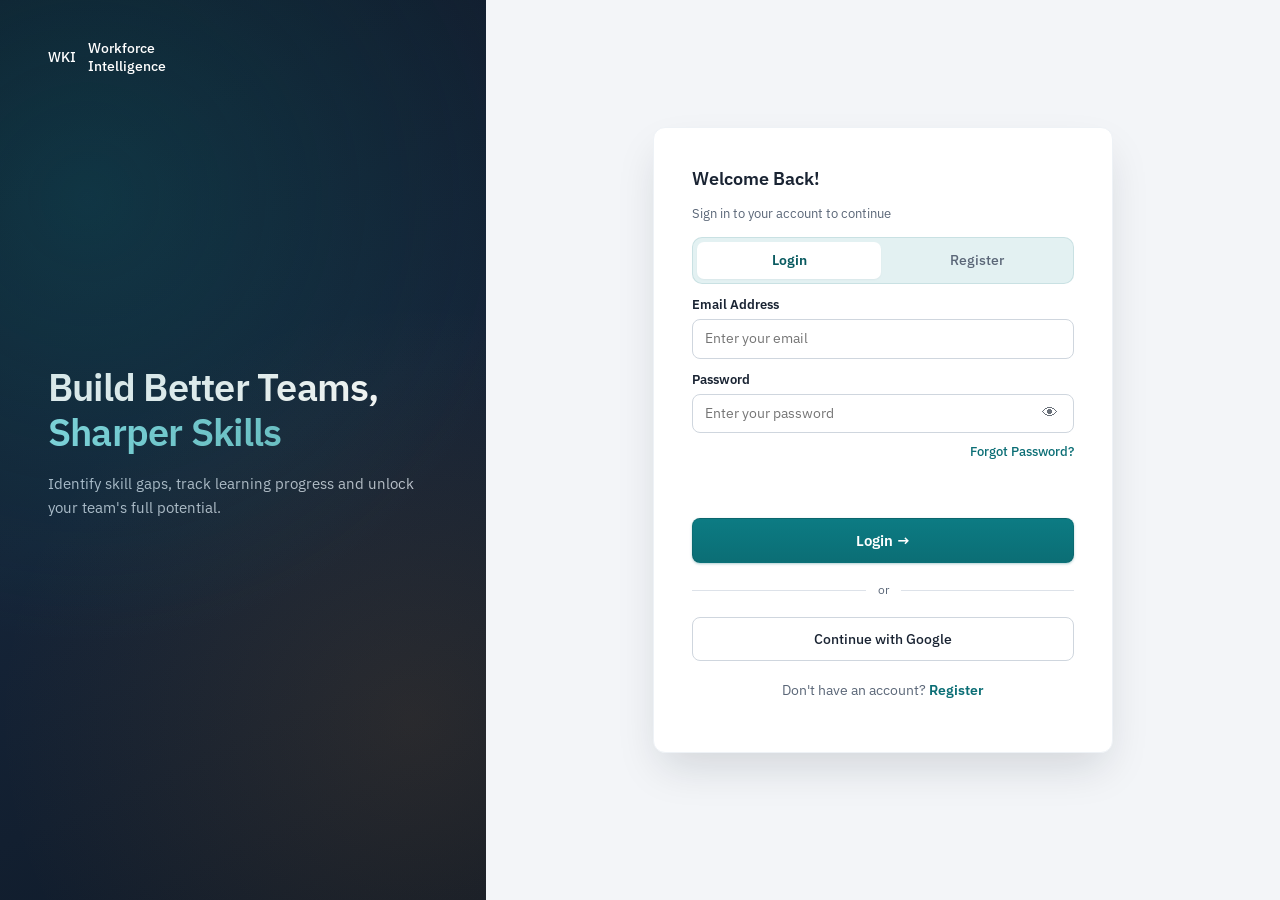
<file: backend/src/main/resources/static/index.html>
<!DOCTYPE html>
<html>

<head>
    <meta charset="UTF-8">
    <meta http-equiv="refresh" content="0; url=login.html">
    <title>Organizational Platform</title>
</head>

<body>
    <p>Redirecting to login...</p>
</body>

</html>
</file>
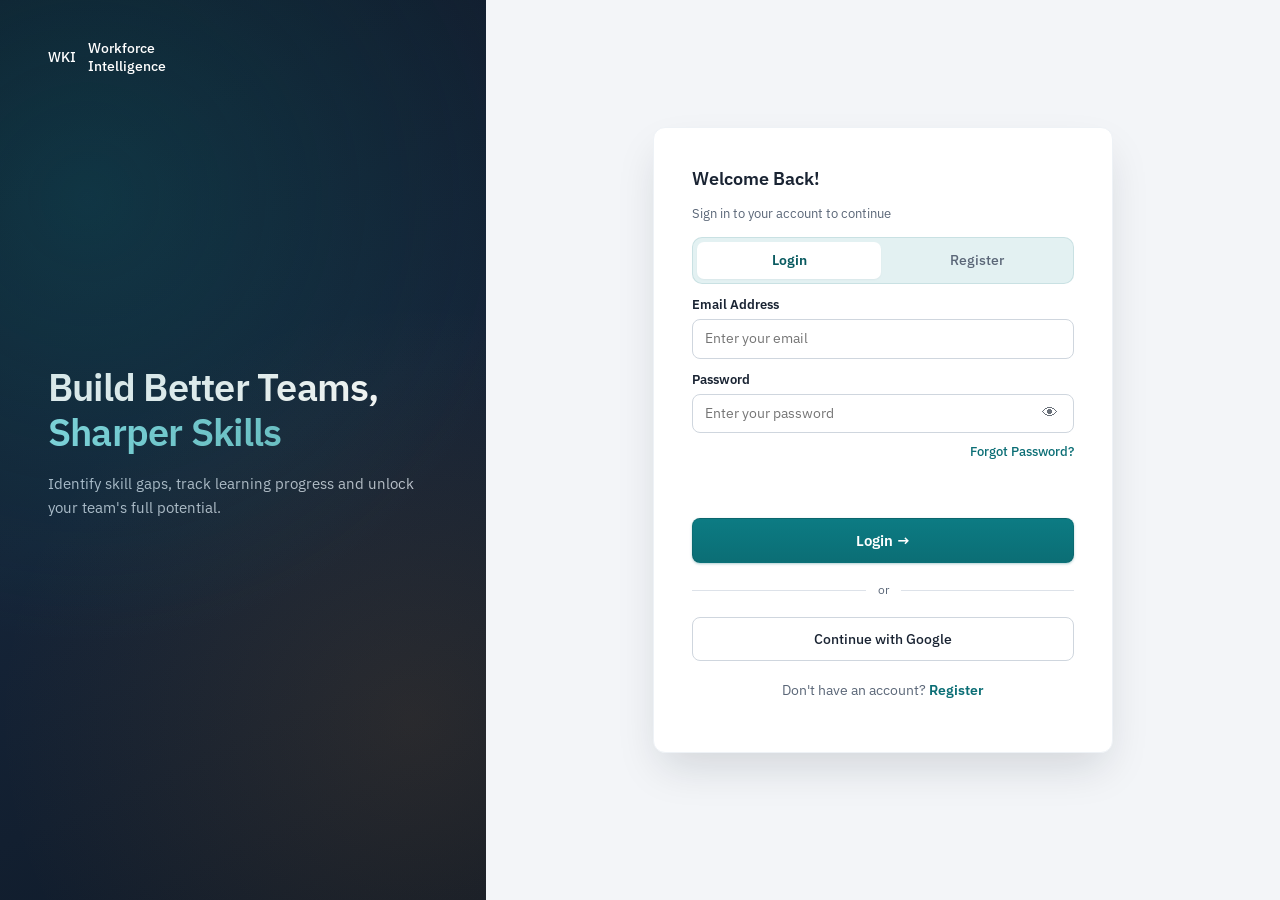
<file: backend/src/main/resources/static/_dashboard.template.html>
<!DOCTYPE html>
<html lang="en">
<head>
  <meta charset="UTF-8">
  <meta name="viewport" content="width=device-width, initial-scale=1">
  <title>__TITLE__ | Workforce Intelligence</title>
  <link rel="preconnect" href="https://fonts.googleapis.com">
  <link rel="preconnect" href="https://fonts.gstatic.com" crossorigin>
  <link href="https://fonts.googleapis.com/css2?family=IBM+Plex+Sans:wght@400;500;600;700&display=swap" rel="stylesheet">
  <link rel="stylesheet" href="css/style.css">
</head>
<body data-role="__ROLE__">
<div id="app" hidden>
  <header class="topbar">
    <div class="logo"><span>WKI</span><div>Workforce<br>Intelligence</div></div>
    <div class="who">
      <div><strong id="userName"></strong><small id="userEmail"></small></div>
      <button class="logout" id="logoutBtn">Logout</button>
    </div>
  </header>

  <main class="content">
    <h2>__TITLE__</h2>
    <span class="badge">__ROLE_LABEL__</span>
    <div class="grid">
__TILES__
    </div>
  </main>
</div>
<script src="js/guard.js"></script>
</body>
</html>
</file>
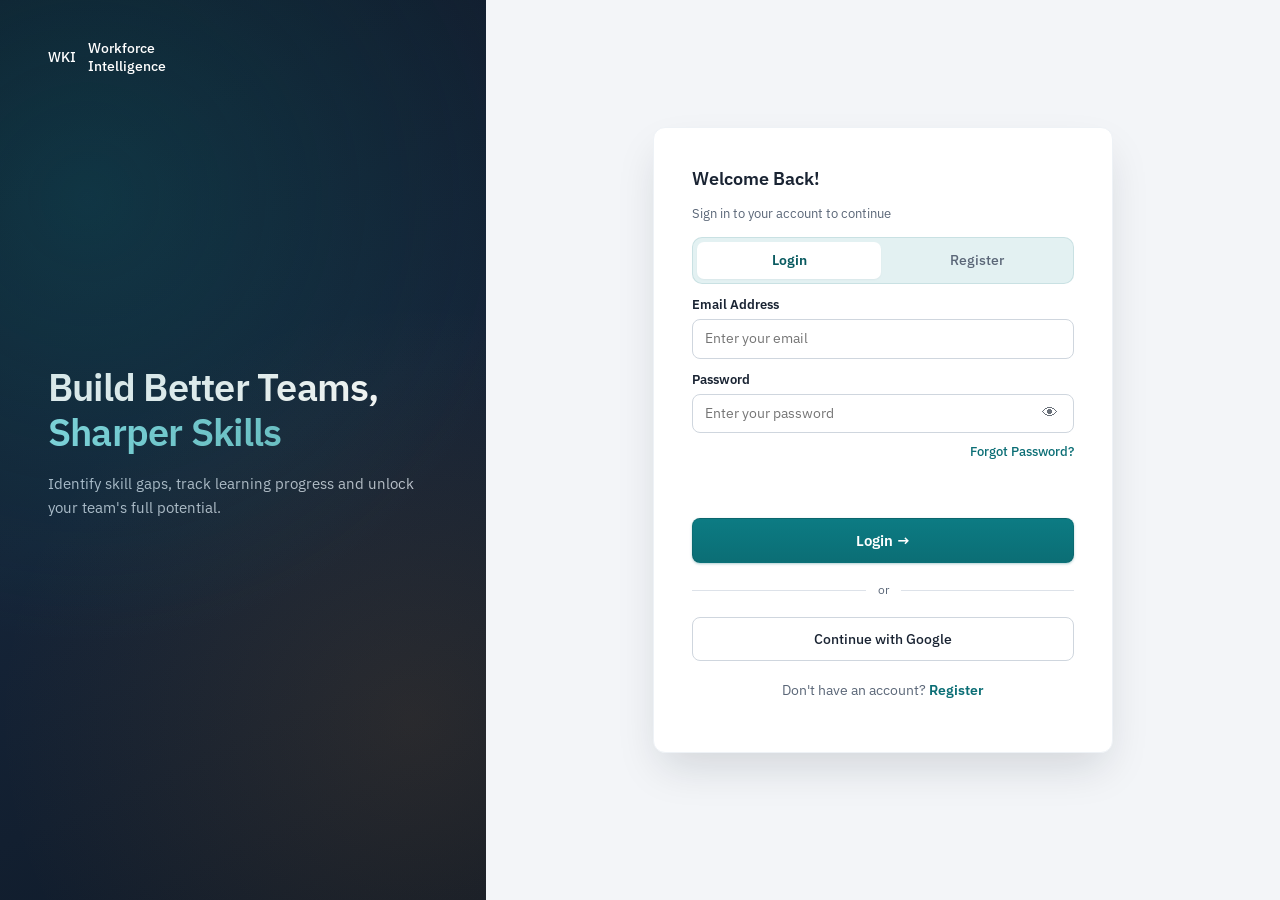
<file: backend/src/main/resources/static/admin-dashboard.html>
<!DOCTYPE html>
<html lang="en">
<head>
  <meta charset="UTF-8">
  <meta name="viewport" content="width=device-width, initial-scale=1">
  <title>Admin Dashboard | Workforce Intelligence</title>
  <link rel="preconnect" href="https://fonts.googleapis.com">
  <link rel="preconnect" href="https://fonts.gstatic.com" crossorigin>
  <link href="https://fonts.googleapis.com/css2?family=IBM+Plex+Sans:wght@400;500;600;700&display=swap" rel="stylesheet">
  <link rel="stylesheet" href="css/style.css">
</head>
<body data-role="ADMIN">
<div id="app" hidden>
  <header class="topbar">
    <div class="logo"><span>WKI</span><div>Workforce<br>Intelligence</div></div>
    <div class="who">
      <div><strong id="userName"></strong><small id="userEmail"></small></div>
      <button class="logout" id="logoutBtn">Logout</button>
    </div>
  </header>

  <main class="content">
    <h2>Admin Dashboard</h2>
    <span class="badge">Super Admin</span>
    <div class="grid">
      <div class="tile"><h3>Users & Roles</h3><p>Manage accounts and assign roles.</p></div>
      <div class="tile"><h3>Departments</h3><p>Maintain departments and designations.</p></div>
      <div class="tile"><h3>Platform Settings</h3><p>Configure the platform.</p></div>
    </div>
  </main>
</div>
<script src="js/guard.js"></script>
</body>
</html>
</file>
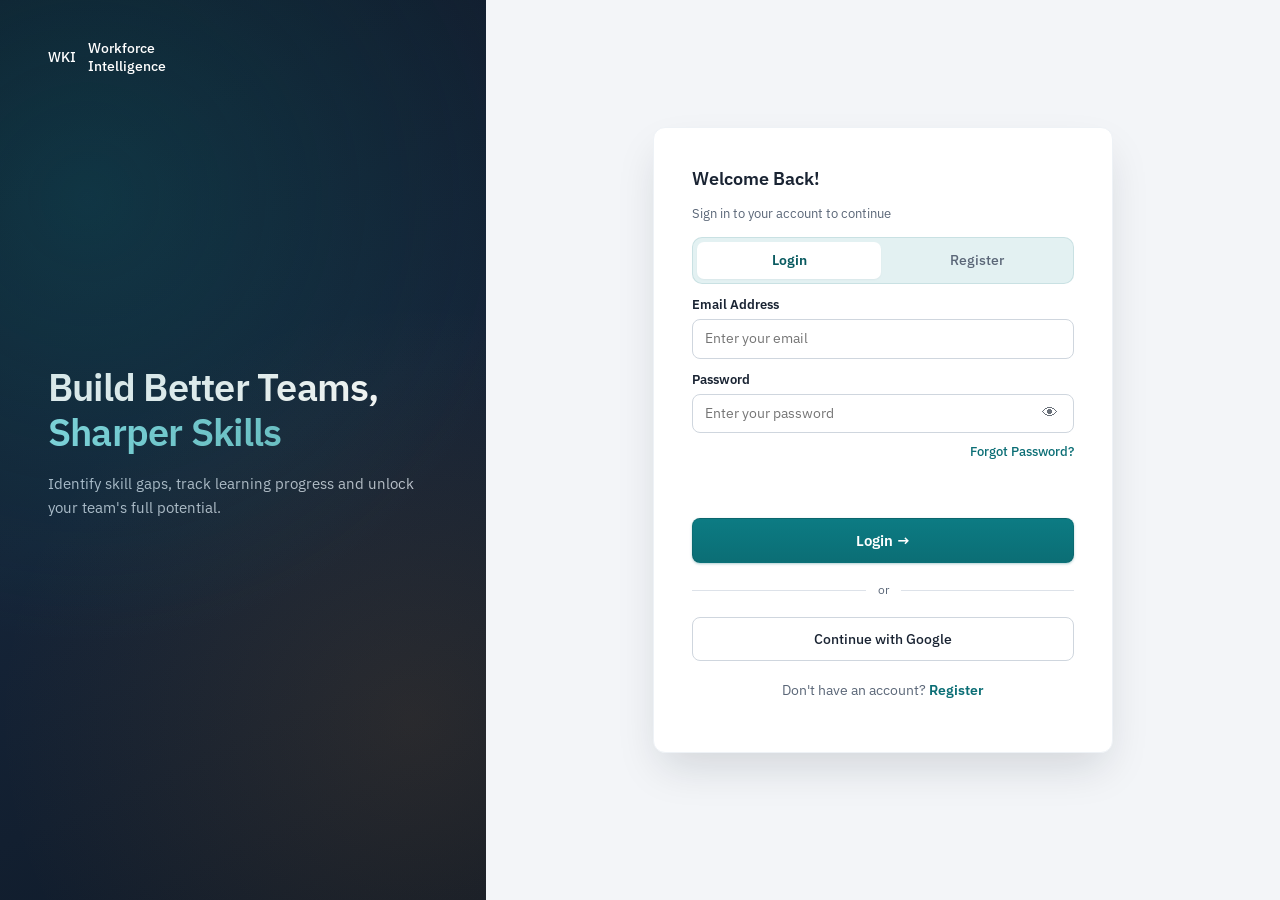
<file: backend/src/main/resources/static/coordinator-dashboard.html>
<!DOCTYPE html>
<html lang="en">
<head>
  <meta charset="UTF-8">
  <meta name="viewport" content="width=device-width, initial-scale=1">
  <title>Learning Coordinator Dashboard | Workforce Intelligence</title>
  <link rel="preconnect" href="https://fonts.googleapis.com">
  <link rel="preconnect" href="https://fonts.gstatic.com" crossorigin>
  <link href="https://fonts.googleapis.com/css2?family=IBM+Plex+Sans:wght@400;500;600;700&display=swap" rel="stylesheet">
  <link rel="stylesheet" href="css/style.css">
</head>
<body data-role="TRAINING_COORDINATOR">
<div id="app" hidden>
  <header class="topbar">
    <div class="logo"><span>WKI</span><div>Workforce<br>Intelligence</div></div>
    <div class="who">
      <div><strong id="userName"></strong><small id="userEmail"></small></div>
      <button class="logout" id="logoutBtn">Logout</button>
    </div>
  </header>

  <main class="content">
    <h2>Learning Coordinator Dashboard</h2>
    <span class="badge">Learning Coordinator</span>
    <div class="grid">
      <div class="tile"><h3>Training Programs</h3><p>Create and manage programs.</p></div>
      <div class="tile"><h3>Learning Paths</h3><p>Sequence trainings into paths.</p></div>
      <div class="tile"><h3>Enrollments</h3><p>Track who is enrolled and completed.</p></div>
    </div>
  </main>
</div>
<script src="js/guard.js"></script>
</body>
</html>
</file>
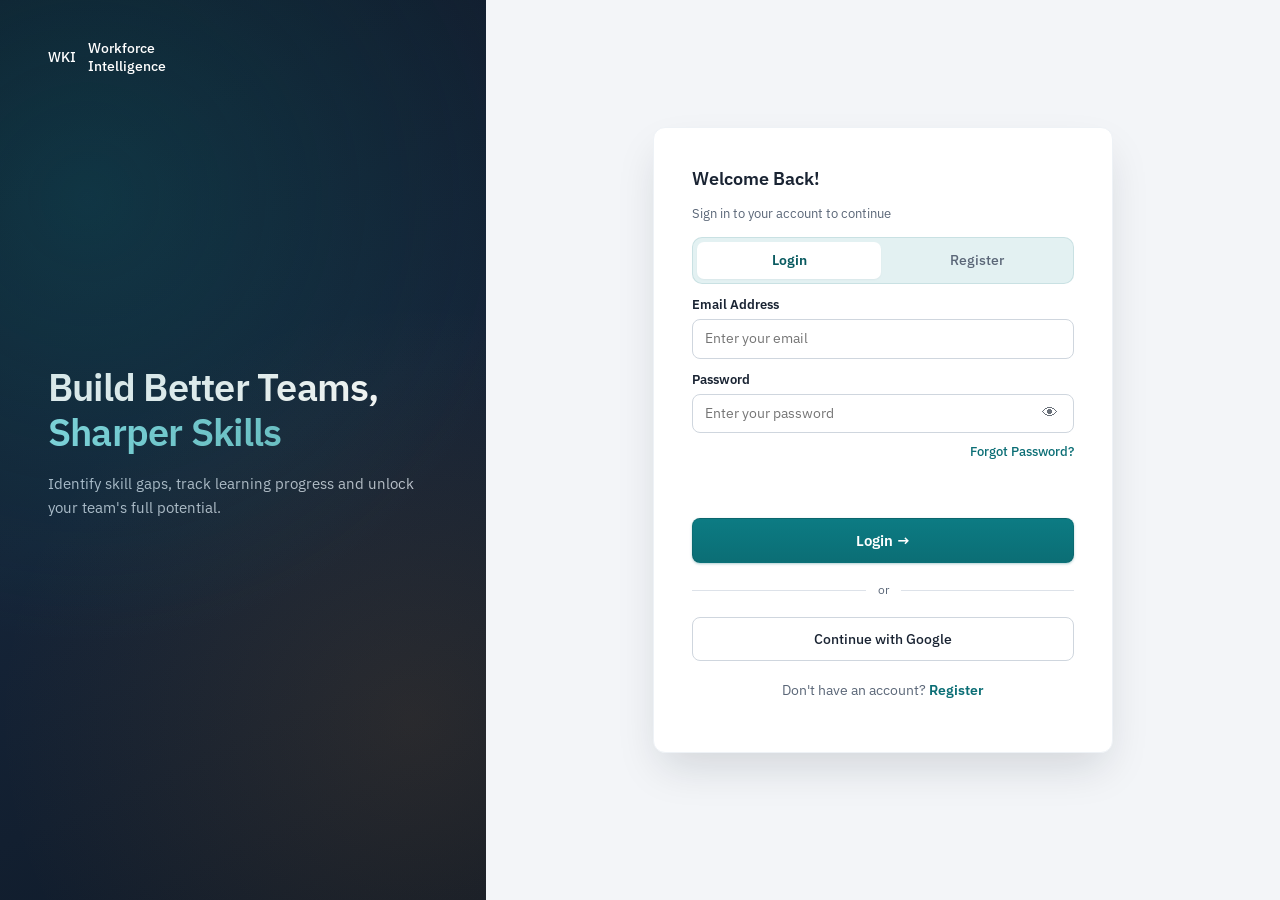
<file: backend/src/main/resources/static/employee-dashboard.html>
<!DOCTYPE html>
<html lang="en">
<head>
<meta charset="UTF-8">
<meta name="viewport" content="width=device-width, initial-scale=1">
<title>Employee Dashboard | Workforce Intelligence</title>
<link rel="preconnect" href="https://fonts.googleapis.com">
  <link rel="preconnect" href="https://fonts.gstatic.com" crossorigin>
  <link href="https://fonts.googleapis.com/css2?family=IBM+Plex+Sans:wght@400;500;600;700&display=swap" rel="stylesheet">
  <link rel="stylesheet" href="css/style.css?v=premium">
<style>
  :root {
    --brand: #0B6E75; --brand-dark: #095A60; --brand-light: #E3F1F2; --brand-tint: #E3F1F2;
    --brand-glow: rgba(11, 110, 117, 0.16);
    --nav: #101C2B; --ink: #1A2433; --muted: #5B6778; --bg: #F3F5F8; --card: #ffffff; --line: #DDE2E9;
    --ok: #1F7A4D; --ok-bg: #E5F3EB; --warn: #8A5A00; --warn-bg: #FFF1D6;
    --bad: #B3261E; --bad-bg: #FBE7E5; --info-bg: #E3F1F2;
    --target: #D9822B;
    --accent1: #0B6E75; --accent2: #2F6FA3; --accent3: #D9822B;
    --accent4: #1F7A4D; --accent5: #B3261E; --accent6: #5B6778;
    --shadow-xs: 0 1px 2px rgba(16, 28, 43, 0.04);
    --shadow-sm: 0 2px 4px rgba(16, 28, 43, 0.05), 0 1px 2px rgba(16, 28, 43, 0.03);
    --shadow-md: 0 4px 14px -2px rgba(16, 28, 43, 0.08), 0 2px 6px -1px rgba(16, 28, 43, 0.04);
    --shadow-lg: 0 12px 30px -4px rgba(16, 28, 43, 0.10);
  }
  * { box-sizing: border-box; }
  [hidden] { display: none !important; }
  body {
    margin: 0;
    font-family: 'IBM Plex Sans', 'Segoe UI', system-ui, -apple-system, Roboto, sans-serif;
    -webkit-font-smoothing: antialiased;
    background: var(--bg);
    color: var(--ink);
    line-height: 1.45;
  }
  button, input, select, textarea { font: inherit; color: inherit; }
  :focus-visible { outline: 3px solid #5FB3B8; outline-offset: 2px; }

  /* Custom scrollbars */
  ::-webkit-scrollbar { width: 7px; height: 7px; }
  ::-webkit-scrollbar-track { background: transparent; }
  ::-webkit-scrollbar-thumb { background: #CBD5E1; border-radius: 999px; }
  ::-webkit-scrollbar-thumb:hover { background: #94A3B8; }

  /* ===== HEADER ===== */
  .brand { display: flex; align-items: center; gap: 12px; font-size: 15px; font-weight: 500; line-height: 1.2; }
  .logo, .logo-box {
    background: linear-gradient(135deg, var(--brand) 0%, var(--brand-dark) 100%);
    border-radius: 7px;
    padding: 9px 11px;
    font-size: 14px;
    font-weight: 700;
    letter-spacing: .5px;
    box-shadow: 0 2px 8px rgba(11, 110, 117, 0.35);
    border: 1px solid rgba(255, 255, 255, 0.15);
  }
  .top .right { display: flex; align-items: center; gap: 16px; }
  .who { text-align: right; line-height: 1.25; }
  .who strong { display: block; font-size: 14px; font-weight: 600; }
  .who small { display: block; opacity: .75; font-size: 12px; }
  .role-badge {
    background: rgba(255, 255, 255, 0.14);
    border-radius: 999px;
    padding: 4px 12px;
    font-size: 11.5px;
    font-weight: 600;
    letter-spacing: .2px;
    border: 1px solid rgba(255, 255, 255, 0.1);
  }
  .bell {
    position: relative;
    background: transparent;
    border: 0;
    color: #fff;
    cursor: pointer;
    padding: 7px;
    border-radius: 8px;
    transition: background .15s ease;
  }
  .bell:hover { background: rgba(255, 255, 255, 0.12); }
  .bell .badge, .badge {
    position: absolute;
    top: -2px;
    right: -4px;
    background: #C8372D;
    color: #fff;
    border-radius: 999px;
    font-size: 11px;
    padding: 1px 6px;
    font-weight: 700;
    box-shadow: 0 1px 3px rgba(0,0,0,.3);
  }

  /* ===== BUTTONS ===== */
  .btn {
    background: linear-gradient(180deg, #0C7A82 0%, var(--brand) 100%);
    color: #fff;
    border: 0;
    border-radius: 8px;
    padding: 9px 16px;
    cursor: pointer;
    font-weight: 600;
    font-size: 13.5px;
    box-shadow: 0 2px 4px rgba(11, 110, 117, 0.2), 0 1px 2px rgba(11, 110, 117, 0.1);
    transition: all .15s ease-in-out;
    display: inline-flex;
    align-items: center;
    justify-content: center;
    gap: 6px;
  }
  .btn:hover:not(:disabled) {
    background: linear-gradient(180deg, var(--brand) 0%, var(--brand-dark) 100%);
    box-shadow: 0 4px 12px rgba(11, 110, 117, 0.32);
    transform: translateY(-1px);
  }
  .btn:active:not(:disabled) {
    transform: translateY(0);
    box-shadow: 0 1px 3px rgba(11, 110, 117, 0.2);
  }
  .btn:disabled { opacity: .55; cursor: default; transform: none; box-shadow: none; }
  .btn.ghost {
    background: #fff;
    color: var(--brand);
    border: 1px solid #9DB9BC;
    box-shadow: var(--shadow-xs);
  }
  .btn.ghost:hover {
    background: var(--info-bg);
    border-color: var(--brand);
    transform: translateY(-1px);
  }
  .btn.danger {
    background: #fff;
    color: var(--bad);
    border: 1px solid #E5B3AF;
  }
  .btn.danger:hover {
    background: var(--bad-bg);
    border-color: var(--bad);
    transform: translateY(-1px);
  }
  .btn.small { padding: 6px 12px; font-size: 12.5px; border-radius: 6px; }
  .btn#logoutBtn, .btn.outline-nav {
    background: transparent;
    color: #fff;
    border: 1px solid rgba(255, 255, 255, 0.35);
    box-shadow: none;
    font-size: 13px;
    padding: 7px 14px;
    border-radius: 6px;
  }
  .btn#logoutBtn:hover, .btn.outline-nav:hover {
    background: rgba(255, 255, 255, 0.12);
    border-color: rgba(255, 255, 255, 0.5);
    transform: translateY(-1px);
    box-shadow: none;
  }

  main { min-width: 0; }
  h1 { margin: 0 0 4px; font-size: 26px; font-weight: 600; letter-spacing: -.015em; color: var(--ink); }
  h2 { margin: 0 0 12px; font-size: 18px; font-weight: 600; color: var(--ink); }
  p.lead { margin: 0 0 20px; color: var(--muted); font-size: 14px; max-width: 72ch; line-height: 1.5; }
  .section-head { display: flex; justify-content: space-between; align-items: flex-end; gap: 16px; margin-bottom: 20px; flex-wrap: wrap; }
  .section-head h1 { margin: 0 0 4px; }
  .section-head p { margin: 0; font-size: 14px; color: var(--muted); max-width: 70ch; }

  /* ===== CARDS & TILES ===== */
  .card {
    background: var(--card);
    border: 1px solid var(--line);
    border-radius: 12px;
    padding: 22px 24px;
    box-shadow: var(--shadow-sm);
    margin-bottom: 20px;
    transition: transform var(--transition-normal), box-shadow var(--transition-normal), border-color var(--transition-normal);
  }
  .card:hover {
    transform: translateY(-2px);
    box-shadow: var(--shadow-md);
    border-color: #CAD5E2;
  }
  .card-header { display: flex; align-items: center; justify-content: space-between; margin-bottom: 14px; gap: 12px; flex-wrap: wrap; }
  .card-header h2 { margin: 0; }
  .grid { display: grid; gap: 16px; }
  .g4 { grid-template-columns: repeat(auto-fit, minmax(180px, 1fr)); }
  .g2 { grid-template-columns: repeat(auto-fit, minmax(320px, 1fr)); }

  .tile, .stat-tile {
    background: var(--card);
    border: 1px solid var(--line);
    border-radius: 12px;
    padding: 18px 20px;
    box-shadow: var(--shadow-sm);
    border-top: 3px solid var(--brand);
    transition: transform .2s cubic-bezier(0.16, 1, 0.3, 1), box-shadow .2s cubic-bezier(0.16, 1, 0.3, 1), border-color .2s ease;
  }
  .stat-tile:hover, .tile:hover {
    transform: translateY(-2px);
    box-shadow: var(--shadow-md);
    border-color: #CFD6DE;
  }
  .stat-tile.accent-purple { border-top-color: var(--accent1); }
  .stat-tile.accent-blue { border-top-color: var(--accent2); }
  .stat-tile.accent-amber { border-top-color: var(--accent3); }
  .stat-tile.accent-green { border-top-color: var(--accent4); }
  .stat-tile.accent-red { border-top-color: var(--accent5); }
  .tile b, .stat-tile b { display: block; font-size: 30px; font-weight: 700; line-height: 1.1; font-variant-numeric: tabular-nums; letter-spacing: -.01em; }
  .tile span, .stat-tile span { color: var(--muted); font-size: 13px; font-weight: 500; margin-top: 4px; display: block; }

  .row { display: flex; justify-content: space-between; align-items: center; gap: 12px; padding: 13px 0; border-top: 1px solid var(--line); flex-wrap: wrap; }
  .row:first-of-type { border-top: 0; }
  .row .grow { flex: 1; min-width: 200px; }
  .sub { color: var(--muted); font-size: 13px; }

  /* ===== CHIPS ===== */
  .chip {
    display: inline-block;
    padding: 3px 10px;
    border-radius: 999px;
    font-size: 12px;
    font-weight: 600;
    background: var(--info-bg);
    color: var(--brand-dark);
    border: 1px solid rgba(11, 110, 117, 0.15);
  }
  .chip.ok { background: var(--ok-bg); color: var(--ok); border-color: rgba(31, 122, 77, 0.2); }
  .chip.warn { background: var(--warn-bg); color: var(--warn); border-color: rgba(138, 90, 0, 0.2); }
  .chip.bad { background: var(--bad-bg); color: var(--bad); border-color: rgba(179, 38, 30, 0.2); }
  /* .empty styles inherited from style.css */
  .callout {
    background: var(--info-bg);
    border: 1px solid #BFDDE0;
    border-radius: 10px;
    padding: 14px 18px;
    margin-bottom: 20px;
    display: flex;
    gap: 14px;
    align-items: center;
    justify-content: space-between;
    flex-wrap: wrap;
    box-shadow: var(--shadow-xs);
  }

  /* ===== FORMS ===== */
  label { display: block; font-size: 13px; font-weight: 600; margin: 12px 0 4px; color: var(--text); }
  input, select, textarea {
    width: 100%;
    padding: 10px 12px;
    border: 1px solid #CFD6DE;
    border-radius: 8px;
    background: #fff;
    font-size: 13.5px;
    transition: border-color .15s ease, box-shadow .15s ease;
  }
  input:focus, select:focus, textarea:focus {
    outline: none;
    border-color: var(--brand);
    box-shadow: 0 0 0 3px var(--brand-glow);
  }
  input[readonly] { background: #EEF1F5; color: var(--muted); }
  textarea { min-height: 90px; resize: vertical; }
  .form2 { display: grid; grid-template-columns: 1fr 1fr; gap: 0 16px; }
  .inline { display: flex; gap: 10px; align-items: end; flex-wrap: wrap; }
  .inline > div { flex: 1; min-width: 160px; }

  /* ===== BARS ===== */
  .bar { height: 9px; background: #E6EAF0; border-radius: 999px; overflow: hidden; box-shadow: inset 0 1px 2px rgba(0,0,0,0.06); }
  .bar > i { display: block; height: 100%; background: linear-gradient(90deg, var(--brand) 0%, #0D828A 100%); border-radius: 999px; transition: width .4s cubic-bezier(0.16, 1, 0.3, 1); }
  .bar.ok > i { background: linear-gradient(90deg, #1F7A4D 0%, #289961 100%); }
  .gapbar { position: relative; height: 11px; background: #E6EAF0; border-radius: 999px; box-shadow: inset 0 1px 2px rgba(0,0,0,0.06); }
  .gapbar > i { position: absolute; left: 0; top: 0; bottom: 0; background: linear-gradient(90deg, var(--brand) 0%, #0D828A 100%); border-radius: 999px; transition: width .4s ease; }
  .gapbar > u { position: absolute; top: -3px; bottom: -3px; width: 3.5px; background: #D9822B; text-decoration: none; border-radius: 2px; box-shadow: 0 0 4px rgba(217, 130, 43, 0.6); }

  .rate { display: inline-flex; gap: 5px; }
  .dot {
    width: 32px;
    height: 32px;
    border-radius: 8px;
    border: 1px solid #CFD6DE;
    background: #fff;
    cursor: pointer;
    font-weight: 600;
    transition: all .15s ease-in-out;
  }
  .dot.on { background: var(--brand); color: #fff; border-color: var(--brand); box-shadow: 0 2px 4px rgba(11, 110, 117, 0.25); }
  .dot:hover { border-color: var(--brand); transform: translateY(-1px); }

  /* ===== TABLES ===== */
  .tablewrap { overflow-x: auto; }
  table { width: 100%; border-collapse: separate; border-spacing: 0; font-size: 13.5px; }
  th, td { text-align: left; padding: 11px 12px; border-bottom: 1px solid var(--line); vertical-align: middle; }
  th { background: #F8FAFC; color: var(--muted); font-weight: 600; font-size: 12px; text-transform: uppercase; letter-spacing: .4px; border-top: 1px solid var(--line); }
  th:first-child { border-top-left-radius: 6px; }
  th:last-child { border-top-right-radius: 6px; }
  tr:hover td { background: #F8FAFC; }
  .unread { border-left: 4px solid var(--brand); padding-left: 12px; }
  input[type=range] { padding: 0; accent-color: var(--brand); }

  /* ===== SKILL CARDS & ASSESSMENTS ===== */
  .skillcard {
    border: 1px solid var(--line);
    border-radius: 10px;
    padding: 16px 18px;
    margin: 12px 0;
    background: #fff;
    box-shadow: var(--shadow-xs);
    transition: box-shadow .2s ease, border-color .2s ease;
  }
  .skillcard:hover { box-shadow: var(--shadow-sm); border-color: #B4BECB; }
  .skillcard > summary { cursor: pointer; display: flex; gap: 10px; align-items: center; flex-wrap: wrap; list-style: none; font-weight: 600; font-size: 15px; }
  .skillcard > summary::-webkit-details-marker { display: none; }
  .skillcard > summary::before { content: "▸"; color: var(--muted); font-size: 13px; }
  .skillcard[open] > summary::before { content: "▾"; }
  .skillcard ol, .skillcard ul { margin: 8px 0 12px 20px; padding: 0; line-height: 1.6; }
  .skillcard h4 { margin: 12px 0 4px; font-size: 12.5px; color: var(--muted); text-transform: uppercase; letter-spacing: .4px; font-weight: 600; }
  .chips .chip { margin: 0 6px 6px 0; }
  .qgroup { margin-top: 20px; }
  .qgroup h3 { margin: 0 0 6px; font-size: 16px; display: flex; gap: 10px; align-items: center; }
  .missed { border-left: 3px solid #E5B3AF; padding: 6px 0 6px 14px; margin: 12px 0; background: #FFF8F8; border-radius: 0 6px 6px 0; }
  .aibadge { background: var(--ink); color: #fff; border-radius: 999px; padding: 2px 10px; font-size: 11.5px; font-weight: 600; display: inline-flex; align-items: center; gap: 5px; }

  /* ===== TOAST ===== */
  #toast {
    position: fixed;
    bottom: 24px;
    left: 50%;
    transform: translateX(-50%);
    background: #1A2433;
    color: #fff;
    padding: 12px 20px;
    border-radius: 8px;
    opacity: 0;
    pointer-events: none;
    transition: opacity .2s ease, transform .2s ease;
    max-width: 90vw;
    z-index: 100;
    box-shadow: 0 10px 30px rgba(0,0,0,0.25);
    font-size: 13.5px;
    font-weight: 500;
  }
  #toast.show { opacity: 1; transform: translateX(-50%) translateY(-2px); }
  #toast.err { background: var(--bad); }

  /* ===== RECOMMENDATION CARDS ===== */
  .rec-card {
    border: 1px solid var(--line);
    border-radius: 10px;
    padding: 16px;
    background: #fff;
    box-shadow: var(--shadow-xs);
    transition: transform .2s ease, box-shadow .2s ease, border-color .2s ease;
    margin-bottom: 12px;
  }
  .rec-card:hover {
    transform: translateY(-2px);
    box-shadow: var(--shadow-md);
    border-color: #B4BECB;
  }

  /* ===== ASK-AI CHAT ===== */
  .chat-head { display: flex; justify-content: space-between; align-items: flex-start; gap: 12px; }
  .chat-head .sub { margin: 2px 0 12px; }
  .chat-log {
    height: 380px;
    overflow-y: auto;
    border: 1px solid var(--line);
    border-radius: 10px;
    padding: 16px;
    background: #F8FAFB;
    display: flex;
    flex-direction: column;
    gap: 12px;
  }
  .msg { max-width: 86%; padding: 11px 15px; border-radius: 10px; font-size: 14px; line-height: 1.55; overflow-wrap: anywhere; }
  .msg.user { align-self: flex-end; background: var(--brand); color: #fff; white-space: pre-wrap; box-shadow: 0 2px 6px rgba(11, 110, 117, 0.25); }
  .msg.bot { align-self: flex-start; background: #fff; border: 1px solid var(--line); box-shadow: var(--shadow-xs); }
  .msg.err { border-color: #E5B3AF; background: var(--bad-bg); }
  .msg p { margin: 0 0 6px; } .msg p:last-child { margin-bottom: 0; }
  .msg ul, .msg ol { margin: 4px 0 6px 20px; padding: 0; }
  .msg pre { background: var(--ink); color: #E8EEF5; padding: 10px 12px; border-radius: 6px; overflow-x: auto; font-size: 13px; margin: 6px 0; }
  .msg code { font-family: ui-monospace, Menlo, Consolas, monospace; font-size: .92em; background: #EEF1F5; padding: 1px 4px; border-radius: 3px; }
  .msg pre code { background: none; padding: 0; }
  .msg .src { font-size: 11px; color: var(--muted); margin-top: 6px; }
  .typing i { display: inline-block; width: 6px; height: 6px; border-radius: 50%; background: #98A4B3; margin-right: 4px; animation: blink 1.2s infinite ease-in-out; }
  .typing i:nth-child(2) { animation-delay: .2s; } .typing i:nth-child(3) { animation-delay: .4s; }
  @keyframes blink { 0%, 80%, 100% { opacity: .25; } 40% { opacity: 1; } }
  @media (prefers-reduced-motion: reduce) { .typing i { animation: none; } }
  .chat-suggest { display: flex; flex-wrap: wrap; gap: 8px; margin-top: 12px; }
  .chipbtn { border: 1px solid #9DB9BC; background: #fff; color: var(--brand-dark); cursor: pointer; font: inherit; font-size: 13px; font-weight: 500; padding: 6px 12px; border-radius: 6px; transition: all .15s ease; }
  .chipbtn:hover { background: var(--info-bg); border-color: var(--brand); transform: translateY(-1px); }
  .chat-form { display: flex; gap: 10px; margin-top: 12px; align-items: flex-end; }
  .chat-form textarea { min-height: 44px; height: 44px; resize: none; flex: 1; }

  /* ===== RESPONSIVE ===== */
  @media (max-width: 992px) {
    .form2 { grid-template-columns: 1fr; }
    .who small { display: none; }
  }
  @media (max-width: 520px) {
    .brand span:last-child { display: none; }
    .top .right { gap: 8px; min-width: 0; }
    .who { max-width: 110px; overflow: hidden; text-overflow: ellipsis; white-space: nowrap; }
    .g4, .g2 { grid-template-columns: 1fr; }
  }
  @media print {
    .top, nav#nav, .noprint, #toast { display: none !important; }
    .layout { display: block; padding: 0; }
    .card, .tile { box-shadow: none; border: 1px solid #ccc; }
    body { background: #fff; }
  }
</style>
</head>
<body data-role="EMPLOYEE">
<!-- custom-page: hand-built, so _generate_dashboards.py will not overwrite it -->
<div id="app" hidden>
<header class="top">
  <div class="brand">
    <button class="sidebar-toggle-btn" id="sidebarToggleBtn" aria-label="Toggle navigation drawer" aria-expanded="false">
      <svg width="20" height="20" viewBox="0 0 24 24" fill="none" stroke="currentColor" stroke-width="2" stroke-linecap="round" stroke-linejoin="round"><line x1="3" y1="12" x2="21" y2="12"></line><line x1="3" y1="6" x2="21" y2="6"></line><line x1="3" y1="18" x2="21" y2="18"></line></svg>
    </button>
    <span class="logo">WKI</span><span>Workforce<br>Intelligence</span>
  </div>
  <div class="right">
    <button class="bell" id="bell" aria-label="Notifications" title="Notifications">
      <svg width="22" height="22" viewBox="0 0 24 24" fill="none" stroke="currentColor" stroke-width="2" stroke-linecap="round" stroke-linejoin="round" aria-hidden="true"><path d="M18 8a6 6 0 0 0-12 0c0 7-3 9-3 9h18s-3-2-3-9"/><path d="M13.7 21a2 2 0 0 1-3.4 0"/></svg>
      <span class="badge" id="badge" hidden>0</span>
    </button>
    <span class="role-badge">&#128100; Employee</span>
    <div class="user-menu-wrap">
      <button class="user-profile-btn" id="userMenuBtn" aria-expanded="false" aria-haspopup="true" title="User account menu">
        <span class="user-avatar" id="userAvatar">U</span>
        <div class="who">
          <strong id="userName">Loading…</strong>
          <small id="userEmail"></small>
        </div>
        <svg class="chevron-icon" width="14" height="14" viewBox="0 0 24 24" fill="none" stroke="currentColor" stroke-width="2.5" stroke-linecap="round" stroke-linejoin="round"><polyline points="6 9 12 15 18 9"/></svg>
      </button>
      <div class="user-dropdown" id="userDropdown" hidden>
        <div class="dropdown-header">
          <div class="dropdown-avatar" id="dropdownAvatar">U</div>
          <div class="dropdown-info">
            <strong id="dropdownName">User</strong>
            <span class="dropdown-email" id="dropdownEmail"></span>
            <span class="dropdown-role" id="dropdownRole">Employee</span>
          </div>
        </div>
        <div class="dropdown-divider"></div>
        <div class="dropdown-actions">
          <button type="button" class="dropdown-item" id="logoutDropdownBtn">
            <svg width="15" height="15" viewBox="0 0 24 24" fill="none" stroke="currentColor" stroke-width="2" stroke-linecap="round" stroke-linejoin="round"><path d="M9 21H5a2 2 0 0 1-2-2V5a2 2 0 0 1 2-2h4"/><polyline points="16 17 21 12 16 7"/><line x1="21" y1="12" x2="9" y2="12"/></svg>
            <span>Sign Out</span>
          </button>
        </div>
      </div>
    </div>
    <button class="btn outline-nav" id="logoutBtn">Logout</button>
  </div>
</header>

<div class="layout">
  <nav id="nav" aria-label="Dashboard sections"></nav>
  <main id="main" tabindex="-1"><div class="card empty">Loading your dashboard…</div></main>
</div>
<div id="toast" role="status" aria-live="polite"></div>
</div><!-- /#app -->

<!-- guard.js checks the login token and role, shows #app, and handles the Logout button -->
<script src="js/guard.js"></script>
<!-- Messages: chat icon beside the notification bell + slide-in chat panel (employee-employee after follow/accept, employee-mentor) -->
<script src="js/messages.js"></script>
<script>
/* ============================ CONFIG ============================ */
const CONFIG = {
  API: "/api/employee",   // backend base URL
  LOGIN_PAGE: "login.html"                      // where to send people who are not logged in (same as guard.js)
};

/* ============================ HELPERS =========================== */
const $ = (s, r = document) => r.querySelector(s);
const esc = s => String(s ?? "").replace(/[&<>"']/g, c => ({ "&": "&amp;", "<": "&lt;", ">": "&gt;", '"': "&quot;", "'": "&#39;" }[c]));
const LEVELS = ["", "Beginner", "Basic", "Intermediate", "Advanced", "Expert"];
// Same session object that login.html / auth.js saves (see js/auth.js)
function getSession() {
  try { return JSON.parse(localStorage.getItem("wki_session") || "null"); } catch (_) { return null; }
}
function goLogin() {
  try { localStorage.removeItem("wki_session"); } catch (_) {}
  window.location.replace(CONFIG.LOGIN_PAGE);
}
function toast(msg, isErr) {
  const t = $("#toast"); t.textContent = msg; t.className = "show" + (isErr ? " err" : "");
  clearTimeout(toast.t); toast.t = setTimeout(() => t.className = "", 3200);
}
async function api(path, { method = "GET", body } = {}) {
  const sess = getSession();
  if (!sess || !sess.token) { goLogin(); throw new Error("Please log in"); }
  let res;
  try {
    res = await fetch(CONFIG.API + path, {
      method,
      headers: { Authorization: "Bearer " + sess.token, ...(body ? { "Content-Type": "application/json" } : {}) },
      body: body ? JSON.stringify(body) : undefined
    });
  } catch (_) { throw new Error("Cannot reach the server. Is the backend running at " + CONFIG.API + " ?"); }
  if (res.status === 401) { goLogin(); throw new Error("Session expired, please log in again"); }
  const data = await res.json().catch(() => null);
  if (!res.ok) {
    if (res.status === 403 && !(data && data.message)) throw new Error("Access denied. This dashboard is only for Employee accounts.");
    throw new Error((data && (data.message || data.error)) || "Request failed (" + res.status + ")");
  }
  return data;
}
function fmt(dt, withTime = true) {
  if (!dt) return "";
  const d = new Date(dt); if (isNaN(d)) return "";
  return d.toLocaleString([], withTime ? { dateStyle: "medium", timeStyle: "short" } : { dateStyle: "medium" });
}
const cleanLast = n => (n && n !== "-") ? n : "";
const fullName = p => [p.firstName, cleanLast(p.lastName)].filter(Boolean).join(" ");
const pct = (a, b) => b ? Math.round(a * 100 / b) : 0;

/* ============================ STATE ============================= */
const S = { assessmentQuestions: [], assessmentHistory: [], assessmentSkillId: null, lastAssessment: null,
  roles: { roles: [] }, roleChoice: null, roleQuestions: [], roleQuestionsRoleId: null, roleResult: null, latestRole: { exists: false },
  ai: null, aiLoading: false, aiError: null };
const loaders = {
  profile:     async () => S.profile     = await api("/me/profile"),
  skills:      async () => S.skills      = await api("/me/skills"),
  catalog:     async () => S.catalog     = await api("/skills"),
  assessmentHistory: async () => S.assessmentHistory = await api("/me/assessment/history"),
  gaps:        async () => S.gaps        = await api("/me/gaps"),
  recs:        async () => S.recs        = await api("/me/recommendations"),
  learning:    async () => S.learning    = await api("/me/learning"),
  mentorships: async () => S.mentorships = await api("/me/mentorships"),
  suggestions: async () => S.suggestions = await api("/me/mentor-suggestions"),
  mentors:     async () => S.mentors     = await api("/me/mentors"),
  sessions:    async () => S.sessions    = await api("/sessions"),
  notifs:      async () => S.notifs      = await api("/me/notifications"),
  certs:       async () => S.certs       = await api("/me/certifications"),
  achievements:async () => S.achievements= await api("/me/achievements"),
  roles:       async () => { try { S.roles = await api("/me/job-roles"); } catch (_) { S.roles = { roles: [], failed: true }; } },
  latestRole:  async () => { try { S.latestRole = await api("/me/role-assessment/latest"); } catch (_) { S.latestRole = { exists: false }; } }
};
const refresh = (...names) => Promise.all((names.length ? names : Object.keys(loaders)).map(n => loaders[n]()));

/* ============================ UI PIECES ========================= */
const NAV_SECTIONS = [
  {
    title: "My Development",
    items: [
      ["overview", "Overview", `<svg width="16" height="16" fill="none" stroke="currentColor" stroke-width="2" viewBox="0 0 24 24"><rect x="3" y="3" width="7" height="7" rx="1"/><rect x="14" y="3" width="7" height="7" rx="1"/><rect x="3" y="14" width="7" height="7" rx="1"/><rect x="14" y="14" width="7" height="7" rx="1"/></svg>`],
      ["profile", "My Profile", `<svg width="16" height="16" fill="none" stroke="currentColor" stroke-width="2" viewBox="0 0 24 24"><path d="M20 21v-2a4 4 0 0 0-4-4H8a4 4 0 0 0-4 4v2"/><circle cx="12" cy="7" r="4"/></svg>`],
      ["skills", "My Skills", `<svg width="16" height="16" fill="none" stroke="currentColor" stroke-width="2" viewBox="0 0 24 24"><polygon points="12 2 2 7 12 12 22 7 12 2"/><polyline points="2 17 12 22 22 17"/><polyline points="2 12 12 17 22 12"/></svg>`],
      ["assessment", "Skill Assessments", `<svg width="16" height="16" fill="none" stroke="currentColor" stroke-width="2" viewBox="0 0 24 24"><polyline points="9 11 12 14 22 4"/><path d="M21 12v7a2 2 0 0 1-2 2H5a2 2 0 0 1-2-2V5a2 2 0 0 1 2-2h11"/></svg>`],
      ["gaps", "Knowledge Gaps", `<svg width="16" height="16" fill="none" stroke="currentColor" stroke-width="2" viewBox="0 0 24 24"><path d="M22 12h-4l-3 9L9 3l-3 9H2"/></svg>`]
    ]
  },
  {
    title: "Learning & Growth",
    items: [
      ["recommended", "Recommended Training", `<svg width="16" height="16" fill="none" stroke="currentColor" stroke-width="2" viewBox="0 0 24 24"><polygon points="12 2 15.09 8.26 22 9.27 17 14.14 18.18 21.02 12 17.77 5.82 21.02 7 14.14 2 9.27 8.91 8.26 12 2"/></svg>`],
      ["progress", "Learning Progress", `<svg width="16" height="16" fill="none" stroke="currentColor" stroke-width="2" viewBox="0 0 24 24"><polyline points="23 6 13.5 15.5 8.5 10.5 1 18"/><polyline points="17 6 23 6 23 12"/></svg>`],
      ["certifications", "Certifications", `<svg width="16" height="16" fill="none" stroke="currentColor" stroke-width="2" viewBox="0 0 24 24"><circle cx="12" cy="8" r="7"/><polyline points="8.21 13.89 7 23 12 20 17 23 15.79 13.88"/></svg>`],
      ["achievements", "Progress & Achievements", `<svg width="16" height="16" fill="none" stroke="currentColor" stroke-width="2" viewBox="0 0 24 24"><path d="M12 22s8-4 8-10V5l-8-3-8 3v7c0 6 8 10 8 10z"/></svg>`]
    ]
  },
  {
    title: "Collaboration & Insights",
    items: [
      ["community", "Sharing & Mentorship", `<svg width="16" height="16" fill="none" stroke="currentColor" stroke-width="2" viewBox="0 0 24 24"><path d="M17 21v-2a4 4 0 0 0-4-4H5a4 4 0 0 0-4 4v2"/><circle cx="9" cy="7" r="4"/><path d="M23 21v-2a4 4 0 0 0-3-3.87"/><path d="M16 3.13a4 4 0 0 1 0 7.75"/></svg>`],
      ["notifications", "Notifications", `<svg width="16" height="16" fill="none" stroke="currentColor" stroke-width="2" viewBox="0 0 24 24"><path d="M18 8a6 6 0 0 0-12 0c0 7-3 9-3 9h18s-3-2-3-9"/><path d="M13.7 21a2 2 0 0 1-3.4 0"/></svg>`],
      ["reports", "Reports", `<svg width="16" height="16" fill="none" stroke="currentColor" stroke-width="2" viewBox="0 0 24 24"><path d="M14 2H6a2 2 0 0 0-2 2v16a2 2 0 0 0 2 2h12a2 2 0 0 0 2-2V8z"/><polyline points="14 2 14 8 20 8"/><line x1="16" y1="13" x2="8" y2="13"/><line x1="16" y1="17" x2="8" y2="17"/></svg>`]
    ]
  }
];
const VIEWS = NAV_SECTIONS.flatMap(s => s.items.map(([id, label]) => [id, label]));
let current = "overview";

const tile = (n, label, icon = "📊", cls = "") => `<div class="stat-tile ${cls}"><b>${esc(n)}</b><span>${esc(label)}</span><span class="tile-icon">${icon}</span></div>`;
const empty = (msg, btn) => `<div class="empty">${esc(msg)}${btn || ""}</div>`;
const goBtn = (view, label) => `<div style="margin-top:12px"><button class="btn small" data-act="go" data-view="${view}">${esc(label)}</button></div>`;
const progressBar = (p, cls = "") => `<div class="bar ${cls}" role="progressbar" aria-valuenow="${Number(p)}" aria-valuemin="0" aria-valuemax="100"><i style="width:${Number(p)}%"></i></div>`;
const ringProgress = (p, color = "var(--brand)", size = 64) => {
  const r = size * 0.38, c = 2 * Math.PI * r;
  const off = c - (Math.min(100, Math.max(0, Number(p))) / 100) * c;
  return `<div class="circle-progress" style="width:${size}px;height:${size}px">
    <svg width="${size}" height="${size}">
      <circle class="bg" cx="${size/2}" cy="${size/2}" r="${r}" stroke-width="5.5" fill="none"/>
      <circle class="val" cx="${size/2}" cy="${size/2}" r="${r}" stroke-width="5.5" fill="none" stroke="${color}" stroke-dasharray="${c}" stroke-dashoffset="${off}"/>
    </svg>
    <span class="label" style="font-size:${size * 0.22}px">${Math.round(p)}%</span>
  </div>`;
};
const head = (title, lead) => `<h1>${esc(title)}</h1><p class="lead">${esc(lead)}</p>`;
const gapChip = g => g >= 2 ? `<span class="chip bad">High gap</span>` : g === 1 ? `<span class="chip warn">Small gap</span>` : `<span class="chip ok">On target</span>`;
const rater = (id, cur) => `<div class="rate" role="group" aria-label="Your level">${[1, 2, 3, 4, 5].map(n =>
  `<button type="button" class="dot${n <= cur ? " on" : ""}" data-act="rate" data-skill="${Number(id)}" data-level="${n}" aria-pressed="${n === cur}" title="${n} – ${LEVELS[n]}">${n}</button>`).join("")}</div>`;

/* ===== role assessment + AI helpers ===== */
const scoreLine = c => {
  if (c.scorePct == null) return "";
  const withMarks = c.marksMax != null && c.marksEarned != null && Math.abs(Number(c.marksEarned) * 100 / Number(c.marksMax) - Number(c.scorePct)) < 0.6;
  return `<div class="sub">Why: you scored ${mk(c.scorePct)}% in ${esc(c.skillName)}${withMarks ? " (" + mk(c.marksEarned) + " of " + Number(c.marksMax) + " marks)" : ""}.</div>`;
};
const mk = n => (Math.round(Number(n) * 10) / 10).toString();
const roleById = id => (S.roles.roles || []).find(r => Number(r.roleId) === Number(id));
function roleChoiceId() {
  const R = S.roles;
  return S.roleChoice ?? R.selectedRoleId ?? R.suggestedRoleId ?? ((R.roles || [])[0] || {}).roleId;
}
function roleCardHtml() {
  const R = S.roles, roles = R.roles || [];
  if (!roles.length) return `<div class="card"><h2>Role-based assessment</h2>${empty(R.failed ? "Role assessments are not available yet. Restart the backend and check the console for 'RoleAssessmentSchema'." : "No roles are set up yet.")}</div>`;
  const id = roleChoiceId(), role = roleById(id);
  const hint = R.selectedRoleId ? "" : R.suggestedRoleId ? `<p class="sub">We pre-selected this role because it matches the job role in your profile.</p>` : "";
  return `<form class="card" data-form="roleselect"><h2>Role-based assessment</h2>
    <p class="sub">Choose your job role. The assessment covers the skills that role needs, and every skill carries a share of the 100 marks, so we can see exactly where you lose marks.</p>${hint}
    <div class="inline"><div><label for="roleSel">My role</label><select id="roleSel" name="roleId" data-roleselect>${roles.map(r => `<option value="${Number(r.roleId)}"${Number(r.roleId) === Number(id) ? " selected" : ""}>${esc(r.roleName)}</option>`).join("")}</select></div>
    <div style="flex:0"><button class="btn" type="submit">Start role assessment</button></div></div>
    ${role ? `<p class="sub" style="margin-top:12px">${esc(role.description || "")}</p><div class="chips">${role.skills.map(k => `<span class="chip">${esc(k.skillName)} · ${Number(k.weightPct)} marks</span>`).join("")}</div>` : ""}</form>`;
}
function roleQuestionsHtml() {
  const qs = S.roleQuestions, role = roleById(S.roleQuestionsRoleId);
  if (!qs.length || !role) return "";
  const groups = [];
  qs.forEach(q => { let g = groups.find(x => x.skillId === q.skillId); if (!g) groups.push(g = { skillId: q.skillId, skillName: q.skillName, weight: q.weightPct, items: [] }); g.items.push(q); });
  let n = 0;
  return `<form class="card" data-form="roleassessment"><h2>${esc(role.roleName)} assessment</h2>
    <p class="sub">${qs.length} questions · 100 marks in total. Answer every question. Marks are shared between skills as shown.</p>
    ${groups.map(g => `<div class="qgroup"><h3>${esc(g.skillName)} <span class="chip">${Number(g.weight)} marks</span></h3>
      ${g.items.map(q => { n++; return `<fieldset style="border:1px solid var(--line);border-radius:10px;padding:14px;margin:10px 0"><legend><b>${n}. ${esc(q.questionText)}</b></legend><p class="sub">Topic: ${esc(q.topic)}</p>${["A","B","C","D"].map(l => `<label style="display:flex;gap:8px;align-items:flex-start;font-weight:400"><input style="width:auto;margin-top:4px" type="radio" name="rq_${Number(q.questionId)}" value="${l}" required> <span>${l}. ${esc(q["option" + l])}</span></label>`).join("")}</fieldset>`; }).join("")}</div>`).join("")}
    <button class="btn" type="submit">Submit assessment</button></form>`;
}
function roleResultHtml() {
  const r = S.roleResult || (S.latestRole && S.latestRole.exists ? S.latestRole : null);
  if (!r) return "";
  const overall = Number(r.overallPct);
  return `<div class="card"><h2>${S.roleResult ? "Your result" : "Latest role result"}: ${esc(r.roleName)}</h2>
    <div class="sub" style="margin-bottom:10px">${esc(fmt(r.takenAt))}</div>
    <div class="grid g4"><div class="tile"><b>${mk(overall)}/100</b><span>Total marks</span></div><div class="tile"><b>${Number(r.gapCount)}</b><span>Skills with a gap</span></div><div class="tile"><b>${(r.skills || []).length - Number(r.gapCount)}</b><span>Skills on target</span></div></div>
    <h2 style="margin-top:20px">Marks by skill</h2>
    ${(r.skills || []).map(k => `<div class="row"><div class="grow"><b>${esc(k.skillName)}</b> ${k.gap ? `<span class="chip bad">Gap</span>` : `<span class="chip ok">On target</span>`}
      <div class="sub">You earned <b>${mk(k.marksEarned)}</b> of ${Number(k.weightPct)} marks (${mk(k.skillPct)}% of this skill) · ${Number(k.correct)}/${Number(k.total)} correct</div>
      <div style="margin:8px 0 2px;max-width:420px">${progressBar(Number(k.skillPct), k.gap ? "" : "ok")}</div>
      ${k.gap && (k.weakTopics || []).length ? `<div class="sub">Weak topics: ${k.weakTopics.map(esc).join(", ")}</div>` : ""}</div></div>`).join("")}
    <p style="margin-top:14px">Courses for the skills where you lost marks are now in <button class="btn ghost small" data-act="go" data-view="recommended">Recommended Training</button>, together with your AI study plan.</p>
    ${(r.skills || []).some(k => (k.missed || []).length) ? `<details style="margin-top:8px"><summary style="cursor:pointer;font-weight:600">Review the questions you missed</summary>${(r.skills || []).map(k => (k.missed || []).map(m => `<div class="missed"><b>${esc(k.skillName)} · ${esc(m.topic)}</b><div>${esc(m.questionText)}</div><div class="sub">Your answer: ${esc(m.yourAnswer)}</div><div class="sub">Correct answer: ${esc(m.correctAnswer)}</div><div class="sub">${esc(m.explanation || "")}</div></div>`).join("")).join("")}</details>` : ""}
  </div>`;
}
function aiHtml() {
  const a = S.ai;
  const refresh = `<button class="btn ghost small noprint" data-act="airefresh"${S.aiLoading ? " disabled" : ""}>Regenerate</button>`;
  let body;
  if (S.aiLoading) body = `<div class="empty">Analysing your assessment results and building your plan… this can take up to a minute.</div>`;
  else if (S.aiError) body = `<div class="empty">Could not load recommendations: ${esc(S.aiError)}</div>`;
  else if (!a) body = `<div class="empty">Loading…</div>`;
  else if (a.ready === false) body = empty(a.message || "Take a role assessment first.", goBtn("assessment", "Take role assessment"));
  else {
    const isAi = a.source === "AI";
    const skills = a.skills || [];
    body = `<div style="margin-bottom:10px"><span class="chip ${isAi ? "aibadge" : ""}">${isAi ? "✨ Written by AI (Claude)" : "Built-in recommendation engine"}</span> <span class="sub">for ${esc(a.roleName || "")}</span></div>
      <p>${esc(a.summary || "")}</p>${a.note ? `<p class="sub">${esc(a.note)}</p>` : ""}
      ${skills.length ? skills.map((k, i) => `<details class="skillcard"${i === 0 ? " open" : ""}><summary><b>${esc(k.skillName)}</b>
          <span class="chip ${k.priority === "high" ? "bad" : k.priority === "medium" ? "warn" : ""}">${esc(k.priority || "")} priority</span>
          <span class="sub">${mk(k.marksEarned)} / ${Number(k.weightPct)} marks · about ${Number(k.estimatedHours)} hours to close the gap</span></summary>
        <p>${esc(k.why || "")}</p>
        ${(k.focusTopics || []).length ? `<h4>Focus on</h4><div class="chips">${k.focusTopics.map(t => `<span class="chip warn">${esc(t)}</span>`).join("")}</div>` : ""}
        ${(k.studyPlan || []).length ? `<h4>Study plan</h4><ol>${k.studyPlan.map(t => `<li>${esc(t)}</li>`).join("")}</ol>` : ""}
        ${(k.practice || []).length ? `<h4>Practice</h4><ul>${k.practice.map(t => `<li>${esc(t)}</li>`).join("")}</ul>` : ""}
        ${(k.courses || []).length ? `<h4>Courses available here</h4><div class="chips">${k.courses.map(t => `<span class="chip">${esc(t)}</span>`).join("")}</div>` : ""}
        ${(k.links || []).length ? `<h4>Reference</h4>${k.links.map(l => /^https:\/\//.test(l.url) ? `<a href="${esc(l.url)}" target="_blank" rel="noopener noreferrer">${esc(l.title)}</a>` : "").join(" · ")}` : ""}
      </details>`).join("") : `<div class="sub">No lacking skills found.</div>`}
      ${(a.nextSteps || []).length ? `<h4 style="margin:16px 0 4px;font-size:13px;color:var(--muted);text-transform:uppercase">Next steps this week</h4><ul>${a.nextSteps.map(t => `<li>${esc(t)}</li>`).join("")}</ul>` : ""}`;
  }
  return `<div class="card"><div style="display:flex;justify-content:space-between;align-items:center;gap:12px;flex-wrap:wrap"><h2 style="margin:0">AI recommendations for your lacking skills</h2>${refresh}</div><div style="margin-top:10px">${body}</div></div>`;
}
async function ensureAi(force) {
  if (S.aiLoading) return;
  if (S.ai && !force) return;
  S.aiLoading = true; S.aiError = null;
  if (current === "recommended") render();
  try { S.ai = force ? await api("/me/ai-recommendations/refresh", { method: "POST" }) : await api("/me/ai-recommendations"); }
  catch (e) { S.aiError = e.message; }
  S.aiLoading = false;
  if (current === "recommended") render();
}

/* ============================ VIEWS ============================= */
const views = {
  overview() {
    const g = S.gaps.summary, l = S.learning.summary;
    const topGaps = S.gaps.gaps.slice(0, 3), recs = S.recs.courses.slice(0, 3);
    const sess = S.sessions.slice(0, 3);
    const sessUser = getSession();
    const empName = (S.profile && S.profile.firstName)
      ? (S.profile.firstName + (S.profile.lastName ? " " + S.profile.lastName : ""))
      : (sessUser && sessUser.fullName ? sessUser.fullName : "Employee");
    return head(`Welcome back to the Employee Dashboard, ${empName}!`, "Here is where you stand today.") +
      (g.assessed === 0 ? `<div class="callout"><span><b>Start here:</b> choose your job role and take the role assessment so we can find your skill gaps, recommend courses and give you AI study advice.</span><button class="btn small" data-act="go" data-view="assessment">Take role assessment</button></div>` : "") +
      `<div class="grid g4" style="margin-bottom:18px">${tile(g.assessed, "Skills assessed", "🎯", "accent-purple")}${tile(g.gapCount, "Open knowledge gaps", "⚠️", "accent-red")}${tile(l.inProgress, "Courses in progress", "📚", "accent-blue")}${tile(S.notifs.unread, "Unread notifications", "🔔", "accent-green")}</div>
      <div class="grid g2">
        <div class="card"><h2>Biggest gaps</h2>${topGaps.length ? topGaps.map(x => `<div class="row"><span class="grow"><b>${esc(x.skillName)}</b><div class="sub">You ${x.selfLevel} · Target ${x.requiredLevel}</div></span>${gapChip(x.gap)}</div>`).join("") : empty("No gaps found yet.")}${goBtn("gaps", "View all gaps")}</div>
        <div class="card"><h2>Recommended for you</h2>${recs.length ? recs.map(c => `<div class="row"><span class="grow"><b>${esc(c.title)}</b><div class="sub">${esc(c.skillName)} · ${Number(c.durationHours)}h</div></span></div>`).join("") : empty("Nothing to recommend yet.")}${goBtn("recommended", "See training")}</div>
        <div class="card"><h2>Upcoming sessions</h2>${sess.length ? sess.map(x => `<div class="row"><span class="grow"><b>${esc(x.title)}</b><div class="sub">${esc(fmt(x.scheduledAt))} · ${esc(x.hostName)}</div></span></div>`).join("") : empty("No sessions scheduled.")}${goBtn("community", "Open sharing & mentorship")}</div>
      </div>`;
  },

  profile() {
    const p = S.profile;
    const filled = ["phone", "location", "bio", "linkedin", "education", "workExperience", "department", "jobRole"].filter(k => p[k]).length;
    const done = pct(filled, 8);
    const ringColor = done >= 80 ? "var(--ok)" : done >= 40 ? "var(--brand)" : "var(--warn)";
    return head("My Profile", "Keep your details up to date so colleagues can find and reach you.") +
      `<div class="card" style="display:flex;align-items:center;gap:20px;flex-wrap:wrap">
        ${ringProgress(done, ringColor, 68)}
        <div style="flex:1;min-width:220px">
          <div style="font-weight:600;font-size:15px;color:var(--ink);margin-bottom:2px">Profile Completeness (${done}%)</div>
          <div class="sub" style="margin-bottom:8px">${filled} of 8 details completed. A complete profile helps peers and mentors connect with you.</div>
          ${progressBar(done)}
        </div>
      </div>
      <form class="card" data-form="profile">
        <h2>Personal Details</h2>
        <div class="form2">
          <div><label for="f_first">First name</label><input id="f_first" name="firstName" required maxlength="100" value="${esc(p.firstName)}"></div>
          <div><label for="f_last">Last name</label><input id="f_last" name="lastName" maxlength="100" value="${esc(cleanLast(p.lastName))}"></div>
          <div><label for="f_email">Email (cannot be changed here)</label><input id="f_email" value="${esc(p.email)}" readonly></div>
          <div><label for="f_phone">Phone</label><input id="f_phone" name="phone" maxlength="30" value="${esc(p.phone)}"></div>
          <div><label for="f_loc">Location</label><input id="f_loc" name="location" maxlength="100" value="${esc(p.location)}"></div>
          <div><label for="f_li">LinkedIn / profile link</label><input id="f_li" name="linkedin" maxlength="255" value="${esc(p.linkedin)}"></div>
        </div>
        <h2 style="margin-top:20px">Professional Details</h2>
        <div class="form2">
          <div><label for="f_dept">Department</label><input id="f_dept" name="department" maxlength="100" value="${esc(p.department)}"></div>
          <div><label for="f_role">Job Role</label><input id="f_role" name="jobRole" maxlength="100" value="${esc(p.jobRole)}"></div>
        </div>
        <label for="f_edu">Education</label><textarea id="f_edu" name="education" maxlength="500" placeholder="e.g. B.Tech Computer Science, XYZ University, 2020">${esc(p.education)}</textarea>
        <label for="f_exp">Work Experience</label><textarea id="f_exp" name="workExperience" maxlength="1000" placeholder="e.g. 3 years as Full Stack Developer at ABC Corp">${esc(p.workExperience)}</textarea>
        <label for="f_bio">About me</label><textarea id="f_bio" name="bio" maxlength="1000">${esc(p.bio)}</textarea>
        <div style="margin-top:16px"><button class="btn" type="submit">Save profile</button> <span class="chip ${p.status === "ACTIVE" ? "ok" : "warn"}">${esc(p.status)}</span>${p.role ? ` <span class="chip">${esc(p.role)}</span>` : ""}</div>
      </form>`;
  },

  skills() {
    const have = new Set(S.skills.map(s => s.skillId));
    const avail = S.catalog.filter(s => !have.has(s.skillId));
    const cats = [...new Set(avail.map(s => s.category))];
    return head("My Skills", "Add the skills you want to demonstrate. We use a knowledge assessment—not a self-selected level—to identify gaps and recommend courses.") +
      `<form class="card" data-form="addskill"><h2>Add a skill to assess</h2>
        ${avail.length ? `<div class="inline"><div><label for="a_skill">Skill</label><select id="a_skill" name="skillId" required>${cats.map(c => `<optgroup label="${esc(c)}">${avail.filter(s => s.category === c).map(s => `<option value="${Number(s.skillId)}">${esc(s.skillName)}</option>`).join("")}</optgroup>`).join("")}</select></div><div style="flex:0"><button class="btn" type="submit">Add skill</button></div></div>` : `<div class="sub">You have added every skill in the catalogue.</div>`}
      </form>
      <div class="card"><h2>My selected skills</h2>
        ${S.skills.length ? `<div class="tablewrap"><table><thead><tr><th>Skill</th><th>Category</th><th>Latest assessment</th><th>Assessment status</th><th>Action</th></tr></thead><tbody>
          ${S.skills.map(s => `<tr><td><b>${esc(s.skillName)}</b></td><td>${esc(s.category)}</td><td>${s.assessmentPercent == null ? "—" : Number(s.assessmentPercent) + "%"}</td><td>${s.assessmentPercent == null ? `<span class="chip warn">Not assessed</span>` : Number(s.assessmentPercent) >= 75 ? `<span class="chip ok">Strong result</span>` : `<span class="chip bad">Learning gap found</span>`}</td><td><button class="btn small" data-act="startassessment" data-skill="${Number(s.skillId)}">${s.assessmentPercent == null ? "Take assessment" : "Retake assessment"}</button> <button class="btn danger small" data-act="removeskill" data-skill="${Number(s.skillId)}">Remove</button></td></tr>`).join("")}
        </tbody></table></div>` : empty("Add a skill to begin your first assessment.")}
      </div>
      <div class="card"><h2>Assessment history</h2>${(S.assessmentHistory || []).length ? (S.assessmentHistory).map(a => `<div class="row"><div class="grow"><b>${esc(a.skillName)}</b><div class="sub">${esc(fmt(a.attemptedAt))} · ${Number(a.correctAnswers)}/${Number(a.totalQuestions)} correct</div></div><b>${Number(a.scorePct)}%</b></div>`).join("") : empty("Your completed assessments will appear here.")}</div>`;
  },

  assessment() {
    const skills = S.skills || [];
    const roleBlock = roleCardHtml() + roleQuestionsHtml() + roleResultHtml();
    const chosen = skills.find(s => Number(s.skillId) === Number(S.assessmentSkillId));
    let content = `<form class="card" data-form="startassessment"><h2>Choose a skill</h2><p class="sub">Questions are selected from the assessment bank. Your score is calculated from your answers.</p><div class="inline"><div><label for="assessmentSkill">Skill</label><select id="assessmentSkill" name="skillId" required>${skills.map(s => `<option value="${Number(s.skillId)}"${Number(s.skillId) === Number(S.assessmentSkillId) ? " selected" : ""}>${esc(s.skillName)}</option>`).join("")}</select></div><div style="flex:0"><button class="btn" type="submit" ${skills.length ? "" : "disabled"}>Load assessment</button></div></div>${skills.length ? "" : empty("Add a skill first.", goBtn("skills", "Go to My Skills"))}</form>`;
    if (S.assessmentQuestions && S.assessmentQuestions.length && chosen) {
      content += `<form class="card" data-form="assessment"><h2>${esc(chosen.skillName)} assessment</h2><p class="sub">Answer every question. The result will update your knowledge-gap summary and course recommendations.</p>
        ${S.assessmentQuestions.map((q,i) => `<fieldset style="border:1px solid var(--line);border-radius:10px;padding:14px;margin:14px 0"><legend><b>${i+1}. ${esc(q.questionText)}</b></legend><p class="sub">Topic: ${esc(q.topic)}</p>${["A","B","C","D"].map(letter => `<label style="display:flex;gap:8px;align-items:flex-start;font-weight:400"><input style="width:auto;margin-top:4px" type="radio" name="q_${Number(q.questionId)}" value="${letter}" required> <span>${letter}. ${esc(q["option"+letter])}</span></label>`).join("")}</fieldset>`).join("")}
        <button class="btn" type="submit">Submit assessment</button></form>`;
    }
    if (S.lastAssessment) {
      const r=S.lastAssessment;
      content += `<div class="card"><h2>Latest result: ${esc(r.skillName)}</h2><div class="grid g4"><div class="tile"><b>${Number(r.scorePct)}%</b><span>Assessment score</span></div><div class="tile"><b>${Number(r.correctAnswers)}/${Number(r.totalQuestions)}</b><span>Correct answers</span></div><div class="tile"><b>${Number(r.assessedLevel)}/5</b><span>Evidence-based skill level</span></div></div><p>Recommendations are now based on your assessed performance. Review your <button class="btn ghost small" data-act="go" data-view="recommended">recommended courses</button>.</p>${(r.answerReview||[]).map((a,i)=>`<div class="row"><div class="grow"><b>Question ${i+1}: ${a.isCorrect ? "Correct" : "Review this topic"}</b><div class="sub">${esc(a.topic)} — ${esc(a.explanation||"")}</div></div><span class="chip ${a.isCorrect ? "ok" : "bad"}">${a.isCorrect ? "Correct" : "Incorrect"}</span></div>`).join("")}</div>`;
    }
    return head("Skill Assessments", "Measure actual knowledge through questions. Scores identify specific gaps and drive personalized course recommendations.") + roleBlock +
      `<h2 style="margin:26px 0 10px">Single-skill practice</h2>` + content;
  },

  gaps() {
    const { summary: g, gaps, strengths } = S.gaps;
    if (!g.assessed) return head("Knowledge Gap Summary", "Where your skills fall short of the target level.") + `<div class="card">${empty("Complete a skill assessment first to see your gaps.", goBtn("skills", "Rate my skills"))}</div>`;
    return head("Knowledge Gap Summary", "Where your skills fall short of the target level for your role.") +
      `<div class="grid g4" style="margin-bottom:18px">${tile(g.gapCount, "Skills with a gap")}${tile(g.strengthCount, "Skills on target")}${tile(g.avgSelf, "Average assessed level")}${tile(g.totalGapPoints, "Total gap points")}</div>
      <div class="card"><h2>Skills to develop</h2>
        ${gaps.length ? gaps.map(x => `<div class="row"><div class="grow"><b>${esc(x.skillName)}</b> <span class="sub">${esc(x.category)}</span>
          <div class="gapbar" style="margin:8px 0 4px" role="img" aria-label="Assessed level ${x.selfLevel} of 5, target ${x.requiredLevel}"><i style="width:${x.selfLevel * 20}%"></i><u style="left:calc(${x.requiredLevel * 20}% - 1px)"></u></div>
          <span class="sub">Assessed level: ${x.selfLevel} (${esc(LEVELS[x.selfLevel])}) · Target: ${x.requiredLevel} (${esc(LEVELS[x.requiredLevel])}) · Gap: ${x.gap}</span></div>${gapChip(x.gap)}</div>`).join("") : empty("Great news, you meet the target on every assessed skill!")}
        ${gaps.length ? goBtn("recommended", "Find training for these gaps") : ""}
      </div>
      <div class="card"><h2>Your strengths</h2>${strengths.length ? strengths.map(x => `<span class="chip ok" style="margin:0 6px 6px 0">${esc(x.skillName)} · ${x.selfLevel}/5</span>`).join("") : empty("No strengths recorded yet.")}</div>`;
  },

  recommended() {
    const { courses, paths } = S.recs;
    return head("Recommended Training & Learning Paths", "Picked from the skills where you lost marks in your assessments.") + aiHtml() +
      `<div class="card"><h2>Recommended courses</h2>
        ${courses.length ? courses.map(c => `<div class="row"><div class="grow"><b>${esc(c.title)}</b><div class="sub">${esc(c.provider || "")} · Skill: ${esc(c.skillName)} · Level ${Number(c.courseLevel)} · ${Number(c.durationHours)} hours</div>${scoreLine(c)}</div><span class="chip warn">Closes a ${Number(c.gap)}-level gap</span><button class="btn small" data-act="enroll" data-course="${Number(c.courseId)}">Enroll</button></div>`).join("")
          : empty(S.gaps.summary.assessed ? "No new courses to recommend right now." : "Complete a skill assessment to get personalised recommendations.", S.gaps.summary.assessed ? "" : goBtn("skills", "Rate my skills"))}
      </div>
      <div class="card"><h2>Learning paths</h2>
        ${paths.length ? paths.map(p => { const pr = pct(p.completedCourses, p.totalCourses); return `<div class="row"><div class="grow"><b>${esc(p.title)}</b> ${p.gapMatches > 0 ? `<span class="chip">Covers ${Number(p.gapMatches)} of your gaps</span>` : ""}
          <div class="sub">${esc(p.description || "")}</div><div style="margin:8px 0 2px;max-width:340px">${progressBar(pr, pr === 100 ? "ok" : "")}</div><div class="sub">${Number(p.completedCourses)} of ${Number(p.totalCourses)} courses completed</div></div>
          <button class="btn ghost small" data-act="enrollpath" data-path="${Number(p.pathId)}">${p.completedCourses === p.totalCourses && p.totalCourses ? "Completed" : "Start path"}</button></div>`; }).join("") : empty("No learning paths available yet.")}
      </div>`;
  },

  progress() {
    const { summary: l, items } = S.learning;
    return head("Learning Progress", "Track the courses you have started and finished.") +
      `<div class="grid g4" style="margin-bottom:18px">${tile(l.enrolled, "Courses enrolled")}${tile(l.inProgress, "In progress")}${tile(l.completed, "Completed")}${tile(l.hoursCompleted, "Learning hours completed")}</div>
      <div class="card"><h2>My courses</h2>
        ${items.length ? items.map(i => `<div class="row"><div class="grow"><b>${esc(i.title)}</b> ${i.status === "COMPLETED" ? `<span class="chip ok">Completed</span>` : `<span class="chip">In progress</span>`}
          <div class="sub">${esc(i.provider || "")} · ${esc(i.skillName)} · ${Number(i.durationHours)}h · Started ${esc(fmt(i.startedAt, false))}${i.completedAt ? " · Finished " + esc(fmt(i.completedAt, false)) : ""}</div>
          <div style="margin:8px 0 2px;max-width:420px">${progressBar(i.progressPct, i.status === "COMPLETED" ? "ok" : "")}</div><span class="sub" id="pv_${Number(i.courseId)}">${Number(i.progressPct)}% complete</span></div>
          ${i.status === "COMPLETED" ? "" : `<div class="inline noprint" style="max-width:340px"><div style="min-width:140px"><label class="sub" for="r_${Number(i.courseId)}" style="margin:0">Update progress</label><input type="range" id="r_${Number(i.courseId)}" min="0" max="95" step="5" value="${Math.min(Number(i.progressPct), 95)}" data-range="${Number(i.courseId)}"></div>
          <button class="btn small" data-act="saveprogress" data-course="${Number(i.courseId)}">Save</button><button class="btn ghost small" data-act="complete" data-course="${Number(i.courseId)}">Mark complete</button></div>`}</div>`).join("")
          : empty("You have not enrolled in any courses yet.", goBtn("recommended", "Browse recommended training"))}
      </div>`;
  },

  community() {
    const ms = S.mentorships, sug = S.suggestions, ses = S.sessions, mtr = S.mentors || [];
    const stat = s => ({ REQUESTED: ["warn", "Pending"], ACTIVE: ["ok", "Active"], DECLINED: ["bad", "Declined"], COMPLETED: ["", "Completed"] }[s] || ["", s]);
    return head("Knowledge Sharing & Mentorship", "Learn from colleagues and share what you know.") +
      `<div class="card"><h2>My mentorships</h2>
        ${ms.length ? ms.map(m => { const [c, t] = stat(m.status); const iMentor = m.myRole === "MENTOR";
          return `<div class="row"><div class="grow"><b>${esc(m.topic)}</b><div class="sub">${iMentor ? "You mentor " + esc(m.menteeName) : "Mentor: " + esc(m.mentorName)} · ${esc(fmt(m.createdAt, false))}</div></div><span class="chip ${c}">${t}</span>
          ${iMentor && m.status === "REQUESTED" ? `<button class="btn small" data-act="answer" data-id="${Number(m.mentorshipId)}" data-status="ACTIVE">Accept</button><button class="btn danger small" data-act="answer" data-id="${Number(m.mentorshipId)}" data-status="DECLINED">Decline</button>` : ""}
          ${iMentor && m.status === "ACTIVE" ? `<button class="btn ghost small" data-act="answer" data-id="${Number(m.mentorshipId)}" data-status="COMPLETED">Mark complete</button>` : ""}</div>`; }).join("")
          : empty("No mentorships yet. Request one from the available mentors below.")}
      </div>
      <div class="card"><h2>Available mentors</h2><p class="sub" style="margin-top:-6px">Mentors list the skills they teach. Pick a skill and send a request. Skills where you have a gap are marked.</p>
        ${mtr.length ? mtr.map(m => `<div class="row" style="align-items:flex-start"><div class="grow"><b>${esc(m.mentorName)}</b>${m.headline ? `<div class="sub">${esc(m.headline)}</div>` : ""}
          <div style="margin-top:6px">${m.skills.map(k => `<span class="chip ${Number(k.matchesGap) ? "warn" : ""}">${esc(k.skillName)}${Number(k.matchesGap) ? " · your gap" : ""}</span>`).join(" ")}</div></div>
          ${m.openStatus ? `<span class="chip ${m.openStatus === "ACTIVE" ? "ok" : "warn"}">${m.openStatus === "ACTIVE" ? "Mentoring you" : "Request pending"}</span>`
            : !Number(m.accepting) ? `<span class="chip">Not accepting</span>`
            : `<div style="display:flex;gap:8px;align-items:center;flex-wrap:wrap"><select style="width:auto;max-width:240px" data-pick="${Number(m.mentorId)}" aria-label="Skill to learn from ${esc(m.mentorName)}">${m.skills.map(k => `<option value="${esc(k.skillName)}">${esc(k.skillName)}</option>`).join("")}</select><button class="btn small" data-act="requestmentor" data-mentor="${Number(m.mentorId)}" data-pick="1">Request mentorship</button></div>`}</div>`).join("")
          : empty("No mentors have listed their skills yet.")}
      </div>
      <div class="card"><h2>Suggested mentors</h2><p class="sub" style="margin-top:-6px">Colleagues who rate themselves 4 or 5 in skills where you have a gap.</p>
        ${sug.length ? sug.map(s => `<div class="row"><div class="grow"><b>${esc(s.mentorName)}</b><div class="sub">${esc(s.skillName)} · level ${Number(s.level)}/5</div></div><button class="btn small" data-act="requestmentor" data-mentor="${Number(s.mentorId)}" data-topic="${esc("Help with " + s.skillName)}">Request mentorship</button></div>`).join("")
          : empty("No suggestions right now. They appear when colleagues rate themselves highly in your gap skills.")}
      </div>
      <div class="card"><h2>Knowledge-sharing sessions</h2>
        ${ses.length ? ses.map(x => { const mine = Number(x.hostId) === Number(S.profile.employeeId); return `<div class="row"><div class="grow"><b>${esc(x.title)}</b> ${mine ? `<span class="chip">You are hosting</span>` : ""}<div class="sub">${esc(fmt(x.scheduledAt))} · Host: ${esc(x.hostName)} · ${Number(x.attendees)} registered</div>${x.skillName || x.durationMin ? `<div class="sub">${x.skillName ? "Covers " + esc(x.skillName) + " · " : ""}${x.durationMin ? Number(x.durationMin) + " min · " : ""}${x.mode === "IN_PERSON" ? "In person" : "Online"}${x.location ? " · " + esc(x.location) : ""}</div>` : ""}${x.description ? `<div class="sub">${esc(x.description)}</div>` : ""}</div>
          ${x.registered ? `<button class="btn ghost small" data-act="unregister" data-id="${Number(x.sessionId)}">Cancel registration</button>` : `<button class="btn small" data-act="register" data-id="${Number(x.sessionId)}">Register</button>`}</div>`; }).join("")
          : empty("No upcoming sessions. Be the first to host one below!")}
      </div>
      <form class="card" data-form="session"><h2>Share your knowledge</h2><p class="sub" style="margin-top:-6px">Host a short session on something you know well.</p>
        <div class="form2"><div><label for="s_title">Session title</label><input id="s_title" name="title" required maxlength="150"></div>
        <div><label for="s_when">Date and time</label><input id="s_when" name="scheduledAt" type="datetime-local" required></div></div>
        <label for="s_desc">What will you cover?</label><textarea id="s_desc" name="description" maxlength="500"></textarea>
        <div style="margin-top:14px"><button class="btn" type="submit">Schedule session</button></div></form>`;
  },

  notifications() {
    const { unread, items } = S.notifs;
    return head("Notifications", unread ? `You have ${unread} unread notification${unread > 1 ? "s" : ""}.` : "You are all caught up.") +
      `<div class="card">${items.length ? `<div style="text-align:right;margin-bottom:6px"><button class="btn ghost small" data-act="readall"${unread ? "" : " disabled"}>Mark all as read</button></div>` +
        items.map(n => `<div class="row ${n.isRead ? "" : "unread"}"><div class="grow">${n.isRead ? esc(n.message) : "<b>" + esc(n.message) + "</b>"}<div class="sub">${esc(fmt(n.createdAt))}</div></div>${n.isRead ? "" : `<button class="btn ghost small" data-act="readone" data-id="${Number(n.notificationId)}">Mark read</button>`}</div>`).join("")
        : empty("No notifications yet.")}</div>`;
  },

  certifications() {
    const certs = S.certs || [];
    const expiring = certs.filter(c => { if (!c.expiryDate) return false; const d = new Date(c.expiryDate); return d > new Date() && d < new Date(Date.now() + 90*86400000); });
    const expired = certs.filter(c => c.expiryDate && new Date(c.expiryDate) < new Date());
    return head("Certifications", "Track your professional certifications and credentials.") +
      (expiring.length ? `<div class="callout"><span><b>⚠ Expiring soon:</b> ${expiring.map(c => esc(c.title)).join(", ")} — renew before they expire.</span></div>` : "") +
      (expired.length ? `<div class="callout" style="background:#fde6e7"><span><b>⛔ Expired:</b> ${expired.map(c => esc(c.title)).join(", ")} — please renew these certifications.</span></div>` : "") +
      `<div class="grid g4" style="margin-bottom:18px">${tile(certs.length, "Total certifications")}${tile(expired.length, "Expired")}${tile(expiring.length, "Expiring soon")}</div>
      <form class="card" data-form="addcert">
        <h2>Add a Certification</h2>
        <div class="form2">
          <div><label for="c_title">Certification title</label><input id="c_title" name="title" required maxlength="200" placeholder="e.g. AWS Certified Cloud Practitioner"></div>
          <div><label for="c_issuer">Issuer</label><input id="c_issuer" name="issuer" maxlength="150" placeholder="e.g. Amazon Web Services"></div>
          <div><label for="c_credid">Credential ID</label><input id="c_credid" name="credentialId" maxlength="100"></div>
          <div><label for="c_url">Credential URL</label><input id="c_url" name="credentialUrl" maxlength="500" placeholder="https://..."></div>
          <div><label for="c_issued">Issue date</label><input id="c_issued" name="issueDate" type="date"></div>
          <div><label for="c_expiry">Expiry date (if applicable)</label><input id="c_expiry" name="expiryDate" type="date"></div>
        </div>
        <div style="margin-top:14px"><button class="btn" type="submit">Add certification</button></div>
      </form>
      <div class="card"><h2>My Certifications</h2>
        ${certs.length ? certs.map(c => {
          const isExpired = c.expiryDate && new Date(c.expiryDate) < new Date();
          const isSoon = c.expiryDate && !isExpired && new Date(c.expiryDate) < new Date(Date.now() + 90*86400000);
          return `<div class="row"><div class="grow"><b>${esc(c.title)}</b>${c.issuer ? ` <span class="sub">by ${esc(c.issuer)}</span>` : ""}
            <div class="sub">${c.issueDate ? "Issued: " + esc(fmt(c.issueDate, false)) : ""}${c.expiryDate ? " · Expires: " + esc(fmt(c.expiryDate, false)) : " · No expiry"}
            ${c.credentialId ? " · ID: " + esc(c.credentialId) : ""}</div>
            ${c.credentialUrl ? `<div class="sub"><a href="${esc(c.credentialUrl)}" target="_blank" rel="noopener">View credential ↗</a></div>` : ""}
          </div>
          ${isExpired ? `<span class="chip bad">Expired</span>` : isSoon ? `<span class="chip warn">Expiring soon</span>` : `<span class="chip ok">Active</span>`}
          <button class="btn danger small" data-act="deletecert" data-id="${Number(c.certificationId)}">Remove</button></div>`;
        }).join("") : empty("No certifications yet. Add your first one above!")}
      </div>`;
  },

  achievements() {
    const data = S.achievements || { stats: {}, achievements: [], improvements: [], milestones: [] };
    const st = data.stats || {};
    const badges = data.achievements || [];
    const impr = data.improvements || [];
    const milestones = data.milestones || [];
    const BADGE_ICONS = { MILESTONE: "🏁", COURSE_COMPLETE: "🎓", SKILL_MASTERY: "⭐", ASSESSMENT_ACE: "🏆", STREAK: "🔥" };
    return head("Progress & Achievements", "Track your learning journey, measure improvement, and earn badges.") +
      `<div class="grid g4" style="margin-bottom:18px">
        ${tile(st.completedCourses || 0, "Courses completed")}${tile(st.assessedSkills || 0, "Skills assessed")}
        ${tile(st.totalCertifications || 0, "Certifications")}${tile(badges.length, "Achievements earned")}
      </div>
      <div class="grid g2">
        <div class="card"><h2>🏆 Achievements & Badges</h2>
          ${badges.length ? badges.map(a => `<div class="row"><div class="grow">
            <b>${BADGE_ICONS[a.badgeType] || "🏅"} ${esc(a.title)}</b>
            <div class="sub">${esc(a.description || "")} · Earned ${esc(fmt(a.earnedAt))}</div>
          </div><span class="chip">${esc(a.badgeType.replace("_", " "))}</span></div>`).join("") : empty("Complete assessments and courses to earn your first badge!")}
        </div>
        <div class="card"><h2>📈 Skill Improvement</h2>
          <p class="sub" style="margin-top:-6px">Comparing your first and latest assessment scores.</p>
          ${impr.length ? impr.map(i => {
            const improved = Number(i.improvement) > 0;
            return `<div class="row"><div class="grow"><b>${esc(i.skillName)}</b>
              <div class="sub">First: ${Number(i.firstScore)}% → Latest: ${Number(i.latestScore)}%</div></div>
              <span class="chip ${improved ? "ok" : Number(i.improvement) === 0 ? "warn" : "bad"}">${improved ? "+" : ""}${Number(i.improvement).toFixed(1)}%</span></div>`;
          }).join("") : empty("Retake a skill assessment to see your improvement over time.", goBtn("assessment", "Go to assessments"))}
        </div>
      </div>
      <div class="card" style="margin-top:18px"><h2>📅 Learning Milestones</h2>
        ${milestones.length ? `<div class="tablewrap"><table><thead><tr><th>Course</th><th>Skill</th><th>Hours</th><th>Completed</th></tr></thead><tbody>
          ${milestones.map(m => `<tr><td><b>${esc(m.courseTitle)}</b></td><td>${esc(m.skillName)}</td><td>${Number(m.durationHours)}h</td><td>${esc(fmt(m.completedAt))}</td></tr>`).join("")}
        </tbody></table></div>` : empty("Complete a course to see your learning milestones here.", goBtn("recommended", "Browse training"))}
      </div>
      <div class="card" style="margin-top:18px"><h2>🎯 Learning Goals Progress</h2>
        <div class="row"><div class="grow"><b>Skills assessed</b><div class="sub">${st.assessedSkills || 0} of ${st.totalSkills || 0} skills</div>
          ${progressBar(pct(st.assessedSkills || 0, st.totalSkills || 1))}</div></div>
        <div class="row"><div class="grow"><b>Courses completed</b><div class="sub">${st.completedCourses || 0} of ${st.totalEnrolled || 0} enrolled</div>
          ${progressBar(pct(st.completedCourses || 0, st.totalEnrolled || 1), (st.completedCourses || 0) === (st.totalEnrolled || 0) && (st.totalEnrolled || 0) > 0 ? "ok" : "")}</div></div>
      </div>`;
  },

  reports() {
    const p = S.profile, g = S.gaps.summary, l = S.learning.summary;
    return head("My Reports", "A summary of your skills and learning. Download it or print it as a PDF.") +
      `<div class="card noprint" style="display:flex;gap:10px;flex-wrap:wrap"><button class="btn" data-act="csv">Download CSV</button><button class="btn ghost" data-act="print">Print / Save as PDF</button></div>
      <div class="card"><h2>${esc(fullName(p))}</h2><div class="sub">${esc(p.email)} · Report date ${esc(fmt(new Date().toISOString(), false))}</div></div>
      <div class="grid g4" style="margin-bottom:18px">${tile(g.assessed, "Skills assessed")}${tile(g.gapCount, "Open gaps")}${tile(l.completed + " / " + l.enrolled, "Courses completed")}${tile(l.hoursCompleted, "Learning hours")}</div>
      <div class="card"><h2>Skills &amp; gaps</h2>${S.skills.length ? `<div class="tablewrap"><table><thead><tr><th>Skill</th><th>Category</th><th>My level</th><th>Target</th><th>Gap</th></tr></thead><tbody>${S.skills.map(s => `<tr><td>${esc(s.skillName)}</td><td>${esc(s.category)}</td><td>${s.selfLevel}</td><td>${s.requiredLevel}</td><td>${Math.max(s.requiredLevel - s.selfLevel, 0)}</td></tr>`).join("")}</tbody></table></div>` : empty("No skills rated yet.")}</div>
      <div class="card"><h2>Learning</h2>${S.learning.items.length ? `<div class="tablewrap"><table><thead><tr><th>Course</th><th>Skill</th><th>Hours</th><th>Progress</th><th>Status</th></tr></thead><tbody>${S.learning.items.map(i => `<tr><td>${esc(i.title)}</td><td>${esc(i.skillName)}</td><td>${Number(i.durationHours)}</td><td>${Number(i.progressPct)}%</td><td>${esc(i.status === "COMPLETED" ? "Completed" : "In progress")}</td></tr>`).join("")}</tbody></table></div>` : empty("No courses yet.")}</div>`;
  }
};

/* ===== Ask-AI chat on the Knowledge Gaps page ===== */
S.chat = []; S.chatBusy = false;
function mdLite(src) {
  const inl = t => esc(t).replace(/\*\*(.+?)\*\*/g, "<strong>$1</strong>").replace(/`([^`]+)`/g, "<code>$1</code>").replace(/(^|[^*])\*([^*\n]+)\*/g, "$1<em>$2</em>");
  return String(src ?? "").split("```").map((seg, i) => {
    if (i % 2) return `<pre><code>${esc(seg.replace(/^[\w+#-]*\n/, "").replace(/\n$/, ""))}</code></pre>`;
    const out = []; let list = null;
    const close = () => { if (list) { out.push(`</${list}>`); list = null; } };
    seg.split("\n").forEach(line => {
      let m;
      if ((m = line.match(/^\s*[-*]\s+(.*)$/))) { if (list !== "ul") { close(); out.push("<ul>"); list = "ul"; } out.push(`<li>${inl(m[1])}</li>`); }
      else if ((m = line.match(/^\s*\d+[.)]\s+(.*)$/))) { if (list !== "ol") { close(); out.push("<ol>"); list = "ol"; } out.push(`<li>${inl(m[1])}</li>`); }
      else { close(); if (line.trim()) out.push(`<p>${inl(line)}</p>`); }
    });
    close(); return out.join("");
  }).join("");
}
function chatLogHtml() {
  const hello = `<div class="msg bot"><p>Hi ${esc(S.profile.firstName || "there")}. Ask me anything about the skills where you have a gap, for example why you missed a question or how to start learning a topic.</p></div>`;
  return hello + S.chat.map(m => m.role === "user" ? `<div class="msg user">${esc(m.content)}</div>`
    : `<div class="msg bot${m.error ? " err" : ""}">${mdLite(m.content)}${m.source ? `<div class="src">${m.source === "AI" ? "AI assistant" : "Built-in helper"}${m.note ? " · " + esc(m.note) : ""}</div>` : ""}</div>`).join("")
    + (S.chatBusy ? `<div class="msg bot typing" aria-label="The assistant is typing"><i></i><i></i><i></i></div>` : "");
}
function chatHtml() {
  const first = ((S.gaps && S.gaps.gaps) || [])[0];
  const ideas = [first ? `Why am I weak in ${first.skillName}?` : "How do I start improving my skills?",
    first ? `Give me a 2-week plan for ${first.skillName}` : "What should I learn first?",
    "Explain the questions I got wrong", "Which course should I take first?"];
  return `<div class="card chat"><div class="chat-head"><div><h2>Ask AI about your gaps</h2><p class="sub">Ask a doubt about any skill you are weak in. Answers use your assessment results.</p></div>
    <button class="btn ghost small noprint" data-act="chatclear">Clear chat</button></div>
    <div class="chat-log" id="chatLog" role="log" aria-live="polite">${chatLogHtml()}</div>
    <div class="chat-suggest noprint">${ideas.map(t => `<button type="button" class="chipbtn" data-act="chatask" data-q="${esc(t)}">${esc(t)}</button>`).join("")}</div>
    <form class="chat-form noprint" data-form="chat"><textarea name="message" rows="1" maxlength="1500" required aria-label="Your question" placeholder="Type your doubt, for example: what is the difference between INNER JOIN and LEFT JOIN?"></textarea><button class="btn" type="submit">Send</button></form></div>`;
}
function chatPaint() {
  const log = $("#chatLog"); if (log) { log.innerHTML = chatLogHtml(); log.scrollTop = log.scrollHeight; }
  const b = $(".chat-form button"); if (b) b.disabled = S.chatBusy;
}
async function sendChat(text) {
  if (!text || S.chatBusy) return;
  S.chat.push({ role: "user", content: text }); S.chatBusy = true; chatPaint();
  try {
    const history = S.chat.slice(0, -1).slice(-8).map(m => ({ role: m.role, content: m.content }));
    const r = await api("/me/chat", { method: "POST", body: { message: text, history } });
    S.chat.push({ role: "assistant", content: r.reply, source: r.source, note: r.note });
  } catch (e) { S.chat.push({ role: "assistant", content: "I could not answer that: " + e.message, error: true }); }
  S.chatBusy = false; chatPaint();
}
const _gapsView = views.gaps; views.gaps = () => _gapsView() + chatHtml();

/* ============================ RENDER ============================ */
function renderNav() {
  $("#nav").innerHTML = NAV_SECTIONS.map(sec =>
    `<div class="nav-section-label">${esc(sec.title)}</div>` +
    sec.items.map(([id, label, iconSvg]) =>
      `<button data-act="go" data-view="${id}"${id === current ? ' aria-current="page"' : ""}>${iconSvg} <span>${esc(label)}</span>${id === "notifications" && S.notifs && S.notifs.unread ? `<span class="count">${S.notifs.unread}</span>` : ""}</button>`
    ).join("")
  ).join("");
}
function renderHeader() {
  // guard.js writes the login name (e.g. "Ramya -") into these; keep the cleaner profile name on top
  const setText = (sel, v) => { const el = $(sel); if (el && el.textContent !== v) el.textContent = v; };
  if (S.profile) { setText("#userName", fullName(S.profile)); setText("#userEmail", S.profile.email); }
  const b = $("#badge"), n = S.notifs ? S.notifs.unread : 0; b.hidden = !n; b.textContent = n;
}
function render() {
  renderNav(); renderHeader();
  $("#main").innerHTML = views[current]();
  document.title = (VIEWS.find(v => v[0] === current) || [0, "Dashboard"])[1] + " | Workforce Intelligence";
  if (current === "recommended" && !S.ai && !S.aiLoading && !S.aiError) ensureAi(false);
}
function go(view) {
  if (!views[view]) view = "overview";
  current = view; if (location.hash !== "#" + view) location.hash = view;
  render(); window.scrollTo({ top: 0 }); $("#main").focus({ preventScroll: true });
}

/* ============================ ACTIONS =========================== */
async function run(fn, okMsg) {
  try { await fn(); if (okMsg) toast(okMsg); }
  catch (e) { toast(e.message, true); }
  render();
}
const post = (p, body) => api(p, { method: "POST", body });
const put = (p, body) => api(p, { method: "PUT", body });

const actions = {
  go: d => go(d.view),
  startassessment: d => run(async () => { S.assessmentSkillId = +d.skill; S.assessmentQuestions = await api("/me/assessment/questions?skillId=" + +d.skill); S.lastAssessment = null; go("assessment"); }, "Assessment loaded"),
  removeskill: d => { if (confirm("Remove this skill from your profile?")) run(async () => { await api("/me/skills/" + +d.skill, { method: "DELETE" }); await refresh("skills", "gaps", "recs", "suggestions"); }, "Skill removed"); },
  deletecert: d => { if (confirm("Remove this certification?")) run(async () => { await api("/me/certifications/" + +d.id, { method: "DELETE" }); await refresh("certs"); }, "Certification removed"); },
  enroll: d => run(async () => { await post("/me/enroll", { courseId: +d.course }); await refresh("recs", "learning", "notifs"); }, "Enrolled! Track it under Learning Progress."),
  enrollpath: d => run(async () => { await post("/me/enroll-path", { pathId: +d.path }); await refresh("recs", "learning", "notifs"); }, "Path started"),
  saveprogress: d => run(async () => { const v = $('[data-range="' + d.course + '"]').value; await put("/me/progress", { courseId: +d.course, progressPct: +v }); await refresh("learning"); }, "Progress saved"),
  complete: d => run(async () => { await put("/me/progress", { courseId: +d.course, progressPct: 100 }); await refresh("learning", "notifs"); }, "Course completed. Well done!"),
  requestmentor: d => run(async () => {
    let topic = d.topic;
    if (d.pick) { const sel = $('select[data-pick="' + +d.mentor + '"]'); topic = "Help with " + (sel ? sel.value : "my skills"); }
    await post("/me/mentorship-requests", { mentorId: +d.mentor, topic }); await refresh("mentorships", "suggestions", "mentors");
  }, "Mentorship request sent"),
  answer: d => run(async () => { await put("/me/mentorships/" + +d.id, { status: d.status }); await refresh("mentorships"); }, "Updated"),
  register: d => run(async () => { await post("/sessions/" + +d.id + "/register"); await refresh("sessions"); }, "You are registered"),
  unregister: d => run(async () => { await api("/sessions/" + +d.id + "/register", { method: "DELETE" }); await refresh("sessions"); }, "Registration cancelled"),
  readone: d => run(async () => { await put("/me/notifications/" + +d.id + "/read"); await refresh("notifs"); }),
  readall: () => run(async () => { await put("/me/notifications/read-all"); await refresh("notifs"); }, "All marked as read"),
  airefresh: () => ensureAi(true),
  chatask: d => sendChat(d.q),
  chatclear: () => { S.chat = []; chatPaint(); },
  csv: () => downloadCsv(),
  print: () => window.print()
};
const forms = {
  profile: f => run(async () => { S.profile = await put("/me/profile", Object.fromEntries(new FormData(f))); }, "Profile saved"),
  addskill: f => run(async () => { const d = Object.fromEntries(new FormData(f)); await put("/me/skills", { skillId: +d.skillId }); await refresh("skills", "gaps", "recs", "suggestions", "assessmentHistory"); }, "Skill added. Take its assessment to get recommendations."),
  startassessment: f => run(async () => { const d = Object.fromEntries(new FormData(f)); S.assessmentSkillId = +d.skillId; S.assessmentQuestions = await api("/me/assessment/questions?skillId=" + +d.skillId); S.lastAssessment = null; current = "assessment"; if (location.hash !== "#assessment") location.hash = "assessment"; }, "Assessment loaded"),
  assessment: f => run(async () => { const answers = S.assessmentQuestions.map(q => { const chosen = f.querySelector('input[name="q_' + q.questionId + '"]:checked'); return { questionId: q.questionId, selectedOption: chosen ? chosen.value : "" }; }); if (answers.some(a => !a.selectedOption)) throw new Error("Please answer every question."); S.lastAssessment = await post("/me/assessment/submit", { skillId: +S.assessmentSkillId, answers }); S.assessmentQuestions = []; await refresh("skills", "gaps", "recs", "notifs", "assessmentHistory", "achievements"); }, "Assessment submitted. Your recommendations are updated."),
  chat: f => { const ta = f.elements.message; const t = ta.value.trim(); if (!t) return; ta.value = ""; sendChat(t); },
  roleselect: f => run(async () => {
    const roleId = +Object.fromEntries(new FormData(f)).roleId;
    await put("/me/job-role", { roleId });
    S.roleChoice = roleId; S.roleResult = null;
    S.roleQuestions = await api("/me/role-assessment/questions?roleId=" + roleId);
    S.roleQuestionsRoleId = roleId;
    await refresh("roles", "profile");
  }, "Role saved. Answer the questions below."),
  roleassessment: f => run(async () => {
    const answers = S.roleQuestions.map(q => { const c = f.querySelector('input[name="rq_' + q.questionId + '"]:checked'); return { questionId: q.questionId, selectedOption: c ? c.value : "" }; });
    if (answers.some(a => !a.selectedOption)) throw new Error("Please answer every question.");
    S.roleResult = await post("/me/role-assessment/submit", { roleId: +S.roleQuestionsRoleId, answers });
    S.roleQuestions = []; S.ai = null; S.aiError = null;
    await refresh("skills", "gaps", "recs", "notifs", "assessmentHistory", "achievements", "latestRole");
  }, "Assessment submitted. See your marks by skill below."),
  session: f => run(async () => { await post("/sessions", Object.fromEntries(new FormData(f))); await refresh("sessions"); }, "Session scheduled"),
  addcert: f => run(async () => { await post("/me/certifications", Object.fromEntries(new FormData(f))); f.reset(); await refresh("certs", "notifs", "achievements"); }, "Certification added!")
};

document.addEventListener("click", e => {
  const el = e.target.closest("[data-act]");
  if (el && actions[el.dataset.act]) actions[el.dataset.act](el.dataset);
});
document.addEventListener("submit", e => {
  const f = e.target.closest("form[data-form]");
  if (f) { e.preventDefault(); forms[f.dataset.form](f); }
});
document.addEventListener("keydown", e => {
  if (e.key === "Enter" && !e.shiftKey && e.target.matches && e.target.matches(".chat-form textarea")) { e.preventDefault(); e.target.form.requestSubmit(); }
});
document.addEventListener("change", e => {
  if (e.target.dataset && e.target.dataset.roleselect !== undefined) { S.roleChoice = +e.target.value; S.roleQuestions = []; render(); const el = $("#roleSel"); if (el) el.focus(); }
});
document.addEventListener("input", e => {
  if (e.target.dataset && e.target.dataset.range) { const l = $("#pv_" + e.target.dataset.range); if (l) l.textContent = e.target.value + "% complete"; }
});
window.addEventListener("hashchange", () => { const v = location.hash.slice(1); if (v !== current && views[v] && S.profile) go(v); });
$("#bell").addEventListener("click", () => go("notifications"));

/* ---- CSV export (cells starting with = + - @ are prefixed to block spreadsheet formula injection) ---- */
function csvCell(v) {
  let s = String(v ?? "");
  if (/^[=+\-@\t\r]/.test(s)) s = "'" + s;
  return '"' + s.replace(/"/g, '""') + '"';
}
function downloadCsv() {
  const rows = [];
  const add = (...c) => rows.push(c.map(csvCell).join(","));
  add("Employee", fullName(S.profile), S.profile.email);
  add("Generated", new Date().toLocaleString());
  add(); add("SKILLS & ASSESSMENTS"); add("Skill", "Category", "Assessment score %", "Assessed level", "Target level", "Gap");
  S.skills.forEach(s => add(s.skillName, s.category, s.assessmentPercent == null ? "Not assessed" : s.assessmentPercent, s.assessmentPercent == null ? "Not assessed" : s.selfLevel, s.requiredLevel, s.assessmentPercent == null ? "Not assessed" : Math.max(s.requiredLevel - s.selfLevel, 0)));
  add(); add("LEARNING"); add("Course", "Skill", "Hours", "Progress %", "Status");
  S.learning.items.forEach(i => add(i.title, i.skillName, i.durationHours, i.progressPct, i.status));
  const blob = new Blob(["﻿" + rows.join("\r\n")], { type: "text/csv;charset=utf-8" });
  const a = document.createElement("a"); a.href = URL.createObjectURL(blob); a.download = "my-skills-and-learning-report.csv";
  document.body.appendChild(a); a.click(); a.remove(); setTimeout(() => URL.revokeObjectURL(a.href), 1000);
}

/* ============================ START ============================= */
(async function init() {
  if (!getSession()) return goLogin();
  try {
    await refresh();
    new MutationObserver(renderHeader).observe($("#userName"), { childList: true, characterData: true, subtree: true });
    const v = location.hash.slice(1);
    current = views[v] ? v : "overview";
    render();
  } catch (e) {
    $("#main").innerHTML = `<div class="card empty"><b>Could not load your dashboard</b><p>${esc(e.message)}</p><button class="btn" onclick="location.reload()">Try again</button></div>`;
  }
})();
</script>
</body>
</html>
</file>
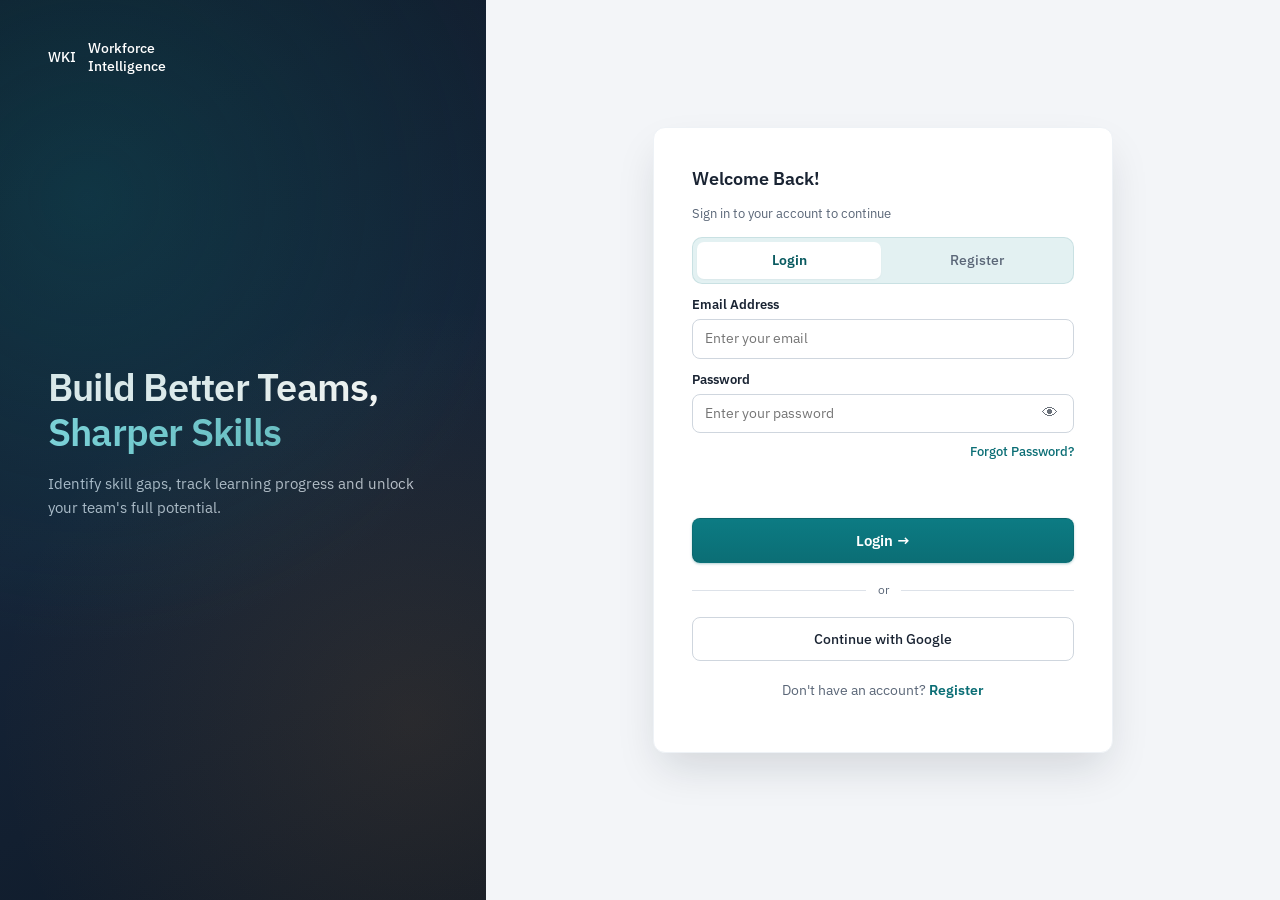
<file: backend/src/main/resources/static/hr-dashboard.html>
<!DOCTYPE html>
<html lang="en">
<head>
<meta charset="UTF-8">
<meta name="viewport" content="width=device-width, initial-scale=1">
<title>HR Specialist Dashboard | Workforce Intelligence</title>
<meta name="description" content="Strategic HR dashboard for workforce skill planning, competency frameworks, knowledge gap analysis, learning coordination, and workforce analytics.">
<link rel="preconnect" href="https://fonts.googleapis.com">
<link rel="preconnect" href="https://fonts.gstatic.com" crossorigin>
<link href="https://fonts.googleapis.com/css2?family=IBM+Plex+Sans:wght@400;500;600;700&display=swap" rel="stylesheet">
<link rel="stylesheet" href="css/style.css?v=premium">
<style>
  /* ===== DESIGN SYSTEM ===== */
  :root {
    --brand: #0B6E75; --brand-dark: #095A60; --brand-light: #E3F1F2;
    --nav: #101C2B; --ink: #1A2433; --muted: #5B6778;
    --bg: #F3F5F8; --card: #ffffff; --line: #DDE2E9;
    --ok: #1F7A4D; --ok-bg: #E5F3EB;
    --warn: #8A5A00; --warn-bg: #FFF1D6;
    --bad: #B3261E; --bad-bg: #FBE7E5;
    --info-bg: #E3F1F2;
    --accent1: #0B6E75; --accent2: #2F6FA3; --accent3: #D9822B;
    --accent4: #1F7A4D; --accent5: #B3261E; --accent6: #5B6778;
    --shadow-xs: 0 1px 2px rgba(16,28,43,.04);
    --shadow-sm: 0 2px 6px rgba(16,28,43,.06);
    --shadow-md: 0 6px 16px rgba(16,28,43,.08);
    --shadow-lg: 0 12px 28px rgba(16,28,43,.10);
    --shadow-xl: 0 20px 40px rgba(16,28,43,.14);
    --transition-fast: 0.15s cubic-bezier(0.4, 0, 0.2, 1);
    --transition-normal: 0.25s cubic-bezier(0.4, 0, 0.2, 1);
  }
  * { box-sizing: border-box; }
  [hidden] { display: none !important; }
  body {
    margin: 0;
    font-family: 'IBM Plex Sans', system-ui, -apple-system, "Segoe UI", Roboto, sans-serif;
    -webkit-font-smoothing: antialiased;
    background: var(--bg);
    color: var(--ink);
    line-height: 1.45;
  }
  button, input, select, textarea { font: inherit; color: inherit; }
  :focus-visible { outline: 3px solid #5FB3B8; outline-offset: 2px; }

  /* ===== HEADER ===== */
  .brand { display: flex; align-items: center; gap: 12px; font-size: 16px; line-height: 1.2; font-weight: 500; }
  .logo {
    background: linear-gradient(135deg, var(--brand), #0d848d);
    border-radius: 8px; padding: 8px 12px; font-size: 15px; font-weight: 700; letter-spacing: .5px;
    box-shadow: 0 2px 8px rgba(11,110,117,.35);
  }
  .top .right { display: flex; align-items: center; gap: 16px; }
  .who { text-align: right; line-height: 1.2; }
  .who strong { font-size: 13.5px; }
  .who small { display: block; opacity: .78; font-size: 11.5px; }
  .role-badge {
    background: rgba(255,255,255,.14); border-radius: 20px;
    font-size: 11px; font-weight: 700; letter-spacing: .4px; text-transform: uppercase;
    padding: 4px 12px; white-space: nowrap; border: 1px solid rgba(255,255,255,.12);
  }

  /* ===== BUTTONS ===== */
  .btn {
    background: var(--brand); color: #fff; border: 0; border-radius: 8px;
    padding: 8px 16px; cursor: pointer; font-weight: 600; font-size: 13.5px;
    transition: all var(--transition-fast);
    box-shadow: 0 1px 3px rgba(11,110,117,.2);
    display: inline-flex; align-items: center; justify-content: center; gap: 6px;
    text-decoration: none;
  }
  .btn:hover {
    background: var(--brand-dark);
    box-shadow: 0 4px 12px rgba(11,110,117,.28);
    transform: translateY(-1px);
  }
  .btn:active { transform: translateY(0); box-shadow: 0 1px 2px rgba(11,110,117,.2); }
  .btn:disabled { opacity: .55; cursor: default; transform: none; box-shadow: none; }
  .btn.ghost {
    background: #fff; color: var(--brand); border: 1px solid var(--line);
    box-shadow: var(--shadow-xs);
  }
  .btn.ghost:hover {
    background: var(--brand-light); border-color: var(--brand);
    color: var(--brand-dark); box-shadow: var(--shadow-sm);
  }
  .btn.danger {
    background: #fff; color: var(--bad); border: 1px solid #E5B3AF;
    box-shadow: var(--shadow-xs);
  }
  .btn.danger:hover {
    background: var(--bad-bg); border-color: var(--bad);
    box-shadow: var(--shadow-sm);
  }
  .btn.small { padding: 5px 12px; font-size: 12.5px; border-radius: 6px; }

  /* ===== MAIN CONTENT ===== */
  main { min-width: 0; }
  h1 { font-size: 26px; font-weight: 600; letter-spacing: -.01em; margin: 0 0 4px; }
  h2 { font-size: 18px; font-weight: 600; margin: 0 0 12px; }
  p.lead { font-size: 14px; max-width: 72ch; margin: 0 0 20px; color: var(--muted); }
  .section-head { display: flex; align-items: flex-start; justify-content: space-between; gap: 16px; margin-bottom: 20px; flex-wrap: wrap; }
  .section-head h1 { margin: 0 0 4px; }
  .section-head p { margin: 0; font-size: 14px; color: var(--muted); max-width: 72ch; }

  /* ===== CARDS & TILES ===== */
  .card {
    background: var(--card); border: 1px solid var(--line); border-radius: 12px;
    padding: 22px; box-shadow: var(--shadow-sm); margin-bottom: 20px;
    transition: transform var(--transition-normal), box-shadow var(--transition-normal), border-color var(--transition-normal);
  }
  .card:hover { transform: translateY(-2px); box-shadow: var(--shadow-md); border-color: #CAD5E2; }
  .card-header { display: flex; align-items: center; justify-content: space-between; margin-bottom: 14px; gap: 12px; flex-wrap: wrap; }
  .card-header h2 { margin: 0; }
  .grid { display: grid; gap: 16px; }
  .g4 { grid-template-columns: repeat(auto-fit, minmax(180px, 1fr)); }
  .g2 { grid-template-columns: repeat(auto-fit, minmax(300px, 1fr)); }

  .tile, .stat-tile {
    background: var(--card); border: 1px solid var(--line); border-radius: 12px;
    padding: 18px 20px; box-shadow: var(--shadow-sm); transition: all var(--transition-fast);
    position: relative; overflow: hidden;
  }
  .tile:hover, .stat-tile:hover {
    transform: translateY(-2px); box-shadow: var(--shadow-md); border-color: #CAD5E2;
  }
  .stat-tile.accent-purple { box-shadow: inset 0 3px 0 var(--accent1), var(--shadow-sm); }
  .stat-tile.accent-purple:hover { box-shadow: inset 0 3px 0 var(--accent1), var(--shadow-md); }
  .stat-tile.accent-blue   { box-shadow: inset 0 3px 0 var(--accent2), var(--shadow-sm); }
  .stat-tile.accent-blue:hover   { box-shadow: inset 0 3px 0 var(--accent2), var(--shadow-md); }
  .stat-tile.accent-amber  { box-shadow: inset 0 3px 0 var(--accent3), var(--shadow-sm); }
  .stat-tile.accent-amber:hover  { box-shadow: inset 0 3px 0 var(--accent3), var(--shadow-md); }
  .stat-tile.accent-green  { box-shadow: inset 0 3px 0 var(--accent4), var(--shadow-sm); }
  .stat-tile.accent-green:hover  { box-shadow: inset 0 3px 0 var(--accent4), var(--shadow-md); }
  .stat-tile.accent-red    { box-shadow: inset 0 3px 0 var(--accent5), var(--shadow-sm); }
  .stat-tile.accent-red:hover    { box-shadow: inset 0 3px 0 var(--accent5), var(--shadow-md); }

  .tile b, .stat-tile b {
    display: block; font-size: 28px; line-height: 1.15; font-weight: 700;
    font-variant-numeric: tabular-nums; letter-spacing: -.01em; color: var(--ink); margin-bottom: 4px;
  }
  .tile span, .stat-tile span { color: var(--muted); font-size: 13px; font-weight: 500; }

  .row { display: flex; justify-content: space-between; align-items: center; gap: 12px; padding: 14px 0; border-top: 1px solid var(--line); flex-wrap: wrap; }
  .row:first-of-type { border-top: 0; }
  .row .grow { flex: 1; min-width: 200px; }
  .sub { color: var(--muted); font-size: 13px; }
  .chip { display: inline-block; padding: 3px 10px; border-radius: 6px; font-size: 12px; font-weight: 600; background: var(--info-bg); color: var(--brand-dark); }
  .chip.ok { background: var(--ok-bg); color: var(--ok); }
  .chip.warn { background: var(--warn-bg); color: var(--warn); }
  .chip.bad { background: var(--bad-bg); color: var(--bad); }
  /* .empty styles inherited from style.css */
  .callout {
    background: var(--info-bg); border: 1px solid #BFDDE0; border-radius: 10px;
    padding: 14px 18px; margin-bottom: 18px; display: flex; gap: 12px;
    align-items: center; justify-content: space-between; flex-wrap: wrap;
    box-shadow: var(--shadow-xs);
  }

  /* ===== FORMS ===== */
  label { display: block; font-size: 13px; font-weight: 600; margin: 12px 0 4px; }
  input, select, textarea {
    width: 100%; padding: 9px 12px; border: 1px solid var(--line);
    border-radius: 8px; background: #fff; font-size: 13.5px;
    transition: all var(--transition-fast);
  }
  input:focus, select:focus, textarea:focus { outline: none; border-color: var(--brand); box-shadow: 0 0 0 3px rgba(11,110,117,.16); }
  textarea { min-height: 80px; resize: vertical; }
  .filter-bar { display: flex; gap: 10px; flex-wrap: wrap; margin-bottom: 18px; align-items: center; }
  .filter-bar select, .filter-bar input { width: auto; }
  .search-box { position: relative; }
  .search-box input { padding-left: 34px; min-width: 220px; }
  .search-box svg { position: absolute; left: 11px; top: 50%; transform: translateY(-50%); color: var(--muted); width: 14px; height: 14px; }

  /* ===== BARS & AVATAR ===== */
  .bar { height: 8px; background: #E6EAF0; border-radius: 999px; overflow: hidden; }
  .bar > i { display: block; height: 100%; background: var(--brand); border-radius: 999px; transition: width .3s cubic-bezier(0.4,0,0.2,1); }
  .gapbar { position: relative; height: 10px; background: #E6EAF0; border-radius: 999px; }
  .gapbar > i { position: absolute; left: 0; top: 0; bottom: 0; background: var(--brand); border-radius: 999px; }
  .gapbar > u { position: absolute; top: -3px; bottom: -3px; width: 3px; background: #D9822B; text-decoration: none; border-radius: 2px; }
  .avatar { width: 34px; height: 34px; border-radius: 50%; display: inline-flex; align-items: center; justify-content: center; font-weight: 600; font-size: 12.5px; color: #fff; flex-shrink: 0; box-shadow: var(--shadow-xs); }

  /* ===== TABLE ===== */
  .tablewrap { overflow-x: auto; border-radius: 8px; }
  table { width: 100%; border-collapse: separate; border-spacing: 0; font-size: 13.5px; }
  th {
    color: var(--muted); font-weight: 600; font-size: 11.5px; text-transform: uppercase;
    letter-spacing: .5px; background: #F8FAFC; padding: 12px 14px;
    border-bottom: 1px solid var(--line); border-top: 1px solid var(--line);
    font-variant-numeric: tabular-nums;
  }
  th:first-child { border-top-left-radius: 8px; border-left: 1px solid var(--line); }
  th:last-child { border-top-right-radius: 8px; border-right: 1px solid var(--line); }
  td {
    text-align: left; padding: 13px 14px; border-bottom: 1px solid #EDF1F5;
    vertical-align: middle; font-variant-numeric: tabular-nums;
    transition: background var(--transition-fast);
  }
  td:first-child { border-left: 1px solid #EDF1F5; }
  td:last-child { border-right: 1px solid #EDF1F5; }
  tr:last-child td { border-bottom: 1px solid var(--line); }
  tr:last-child td:first-child { border-bottom-left-radius: 8px; }
  tr:last-child td:last-child { border-bottom-right-radius: 8px; }
  tr:hover td { background: #F8FAFD; }

  /* ===== MODAL ===== */
  .modal-overlay {
    position: fixed; inset: 0; background: rgba(16,28,43,.5);
    backdrop-filter: blur(4px); display: flex; align-items: center;
    justify-content: center; z-index: 100; padding: 16px;
  }
  .modal {
    background: #fff; border-radius: 14px; padding: 26px; max-width: 620px;
    width: 100%; max-height: 90vh; overflow-y: auto; border: 1px solid var(--line);
    box-shadow: var(--shadow-xl); animation: fadeIn .2s cubic-bezier(0.16, 1, 0.3, 1);
  }
  @keyframes fadeIn { from { transform: translateY(14px); opacity: 0; } to { transform: translateY(0); opacity: 1; } }
  .modal-header { display: flex; align-items: center; justify-content: space-between; margin-bottom: 18px; }
  .modal-header h2 { margin: 0; font-size: 19px; font-weight: 600; }
  .modal-close {
    background: none; border: 0; font-size: 22px; cursor: pointer;
    color: var(--muted); padding: 4px 8px; border-radius: 6px;
    transition: all var(--transition-fast);
  }
  .modal-close:hover { background: #F3F5F8; color: var(--ink); }

  /* ===== TOAST ===== */
  #toast {
    position: fixed; bottom: 22px; left: 50%; transform: translateX(-50%);
    background: #1A2433; color: #fff; padding: 11px 20px; border-radius: 8px;
    opacity: 0; pointer-events: none; transition: opacity .2s; max-width: 90vw;
    z-index: 200; font-size: 13.5px; font-weight: 500; box-shadow: var(--shadow-lg);
  }
  #toast.show { opacity: 1; }
  #toast.err { background: var(--bad); }

  /* ===== RESPONSIVE ===== */
  @media (max-width: 992px) {
    .who small { display: none; }
  }
  @media (max-width: 520px) {
    .brand span:last-child { display: none; }
    .top .right { gap: 8px; min-width: 0; }
    .who { max-width: 120px; overflow: hidden; text-overflow: ellipsis; white-space: nowrap; }
    .role-badge { display: none; }
  }
  @media print {
    .top, nav#nav, .noprint, #toast, .modal-overlay { display: none !important; }
    .layout { display: block; padding: 0; }
    .card, .tile, .stat-tile { box-shadow: none; border: 1px solid #ccc; }
    body { background: #fff; }
  }
</style>
</head>
<body data-role="HR_MANAGER">
<div id="app" hidden>
  <!-- HEADER (SAME STRUCTURE AS EMPLOYEE DASHBOARD) -->
  <header class="top">
    <div class="brand">
      <button class="sidebar-toggle-btn" id="sidebarToggleBtn" aria-label="Toggle navigation drawer" aria-expanded="false">
        <svg width="20" height="20" viewBox="0 0 24 24" fill="none" stroke="currentColor" stroke-width="2" stroke-linecap="round" stroke-linejoin="round"><line x1="3" y1="12" x2="21" y2="12"></line><line x1="3" y1="6" x2="21" y2="6"></line><line x1="3" y1="18" x2="21" y2="18"></line></svg>
      </button>
      <span class="logo">WKI</span>
      <span>Workforce<br>Intelligence</span>
    </div>
    <div class="right">
      <button class="bell" data-act="go" data-view="notifications" aria-label="Notifications" title="Notifications">
        <svg width="22" height="22" viewBox="0 0 24 24" fill="none" stroke="currentColor" stroke-width="2" stroke-linecap="round" stroke-linejoin="round" aria-hidden="true"><path d="M18 8a6 6 0 0 0-12 0c0 7-3 9-3 9h18s-3-2-3-9"/><path d="M13.7 21a2 2 0 0 1-3.4 0"/></svg>
      </button>
      <span class="role-badge">&#128203; HR Specialist</span>
      <div class="user-menu-wrap">
        <button class="user-profile-btn" id="userMenuBtn" aria-expanded="false" aria-haspopup="true" title="User account menu">
          <span class="user-avatar" id="userAvatar">U</span>
          <div class="who">
            <strong id="userName">Loading…</strong>
            <small id="userEmail"></small>
          </div>
          <svg class="chevron-icon" width="14" height="14" viewBox="0 0 24 24" fill="none" stroke="currentColor" stroke-width="2.5" stroke-linecap="round" stroke-linejoin="round"><polyline points="6 9 12 15 18 9"/></svg>
        </button>
        <div class="user-dropdown" id="userDropdown" hidden>
          <div class="dropdown-header">
            <div class="dropdown-avatar" id="dropdownAvatar">U</div>
            <div class="dropdown-info">
              <strong id="dropdownName">User</strong>
              <span class="dropdown-email" id="dropdownEmail"></span>
              <span class="dropdown-role" id="dropdownRole">HR Specialist</span>
            </div>
          </div>
          <div class="dropdown-divider"></div>
          <div class="dropdown-actions">
            <button type="button" class="dropdown-item" id="logoutDropdownBtn">
              <svg width="15" height="15" viewBox="0 0 24 24" fill="none" stroke="currentColor" stroke-width="2" stroke-linecap="round" stroke-linejoin="round"><path d="M9 21H5a2 2 0 0 1-2-2V5a2 2 0 0 1 2-2h4"/><polyline points="16 17 21 12 16 7"/><line x1="21" y1="12" x2="9" y2="12"/></svg>
              <span>Sign Out</span>
            </button>
          </div>
        </div>
      </div>
      <button class="btn outline-nav" id="logoutBtn">Logout</button>
    </div>
  </header>

  <!-- LAYOUT -->
  <div class="layout">
    <!-- SIDEBAR -->
    <nav id="nav" aria-label="Dashboard sections">
      <div class="nav-section-label">Workforce Analytics</div>
      <button data-act="go" data-view="overview" aria-current="page">
        <svg width="16" height="16" fill="none" stroke="currentColor" stroke-width="2" viewBox="0 0 24 24"><rect x="3" y="3" width="7" height="7" rx="1"/><rect x="14" y="3" width="7" height="7" rx="1"/><rect x="3" y="14" width="7" height="7" rx="1"/><rect x="14" y="14" width="7" height="7" rx="1"/></svg>
        <span>Dashboard</span>
      </button>
      <button data-act="go" data-view="directory">
        <svg width="16" height="16" fill="none" stroke="currentColor" stroke-width="2" viewBox="0 0 24 24"><path d="M17 21v-2a4 4 0 0 0-4-4H5a4 4 0 0 0-4 4v2"/><circle cx="9" cy="7" r="4"/><path d="M23 21v-2a4 4 0 0 0-3-3.87"/><path d="M16 3.13a4 4 0 0 1 0 7.75"/></svg>
        <span>Employee Directory</span>
      </button>
      <button data-act="go" data-view="gaps">
        <svg width="16" height="16" fill="none" stroke="currentColor" stroke-width="2" viewBox="0 0 24 24"><path d="M22 12h-4l-3 9L9 3l-3 9H2"/></svg>
        <span>Skill Gap Analysis</span>
      </button>

      <div class="nav-section-label">Frameworks & Roles</div>
      <button data-act="go" data-view="competency">
        <svg width="16" height="16" fill="none" stroke="currentColor" stroke-width="2" viewBox="0 0 24 24"><polygon points="12 2 2 7 12 12 22 7 12 2"/><polyline points="2 17 12 22 22 17"/><polyline points="2 12 12 17 22 12"/></svg>
        <span>Competency Framework</span>
      </button>
      <button data-act="go" data-view="roles">
        <svg width="16" height="16" fill="none" stroke="currentColor" stroke-width="2" viewBox="0 0 24 24"><rect x="2" y="7" width="20" height="14" rx="2" ry="2"/><path d="M16 21V5a2 2 0 0 0-2-2h-4a2 2 0 0 0-2 2v16"/></svg>
        <span>Role Requirements</span>
      </button>

      <div class="nav-section-label">Learning & Development</div>
      <button data-act="go" data-view="catalogue">
        <svg width="16" height="16" fill="none" stroke="currentColor" stroke-width="2" viewBox="0 0 24 24"><path d="M4 19.5A2.5 2.5 0 0 1 6.5 17H20"/><path d="M6.5 2H20v20H6.5A2.5 2.5 0 0 1 4 19.5v-15A2.5 2.5 0 0 1 6.5 2z"/></svg>
        <span>Learning Catalogue</span>
      </button>
      <button data-act="go" data-view="paths">
        <svg width="16" height="16" fill="none" stroke="currentColor" stroke-width="2" viewBox="0 0 24 24"><circle cx="18" cy="18" r="3"/><circle cx="6" cy="6" r="3"/><path d="M13 6h3a2 2 0 0 1 2 2v7"/><line x1="6" y1="9" x2="6" y2="21"/></svg>
        <span>Learning Paths</span>
      </button>
      <button data-act="go" data-view="trainings">
        <svg width="16" height="16" fill="none" stroke="currentColor" stroke-width="2" viewBox="0 0 24 24"><rect x="3" y="4" width="18" height="18" rx="2" ry="2"/><line x1="16" y1="2" x2="16" y2="6"/><line x1="8" y1="2" x2="8" y2="6"/><line x1="3" y1="10" x2="21" y2="10"/></svg>
        <span>Training Programmes</span>
      </button>
      <button data-act="go" data-view="mentors">
        <svg width="16" height="16" fill="none" stroke="currentColor" stroke-width="2" viewBox="0 0 24 24"><path d="M16 21v-2a4 4 0 0 0-4-4H5a4 4 0 0 0-4 4v2"/><circle cx="9" cy="7" r="4"/><path d="M22 19a2 2 0 0 0-2-2h-1a2 2 0 0 0-2 2"/></svg>
        <span>Mentor Directory</span>
      </button>
      <button data-act="go" data-view="progress">
        <svg width="16" height="16" fill="none" stroke="currentColor" stroke-width="2" viewBox="0 0 24 24"><polyline points="23 6 13.5 15.5 8.5 10.5 1 18"/><polyline points="17 6 23 6 23 12"/></svg>
        <span>Learning Progress</span>
      </button>

      <div class="nav-section-label">Operations & Governance</div>
      <button data-act="go" data-view="feedback">
        <svg width="16" height="16" fill="none" stroke="currentColor" stroke-width="2" viewBox="0 0 24 24"><path d="M21 11.5a8.38 8.38 0 0 1-.9 3.8 8.5 8.5 0 0 1-7.6 4.7 8.38 8.38 0 0 1-3.8-.9L3 21l1.9-5.7a8.38 8.38 0 0 1-.9-3.8 8.5 8.5 0 0 1 4.7-7.6 8.38 8.38 0 0 1 3.8-.9h.5a8.48 8.48 0 0 1 8 8v.5z"/></svg>
        <span>Feedback & Effectiveness</span>
      </button>
      <button data-act="go" data-view="reports">
        <svg width="16" height="16" fill="none" stroke="currentColor" stroke-width="2" viewBox="0 0 24 24"><path d="M14 2H6a2 2 0 0 0-2 2v16a2 2 0 0 0 2 2h12a2 2 0 0 0 2-2V8z"/><polyline points="14 2 14 8 20 8"/><line x1="16" y1="13" x2="8" y2="13"/><line x1="16" y1="17" x2="8" y2="17"/></svg>
        <span>Reports & Analytics</span>
      </button>
      <button data-act="go" data-view="notifications">
        <svg width="16" height="16" fill="none" stroke="currentColor" stroke-width="2" viewBox="0 0 24 24"><path d="M18 8a6 6 0 0 0-12 0c0 7-3 9-3 9h18s-3-2-3-9"/><path d="M13.7 21a2 2 0 0 1-3.4 0"/></svg>
        <span>Announcements</span>
      </button>
    </nav>

    <!-- MAIN CONTENT -->
    <main id="main" tabindex="-1">
      <div class="card empty">Loading HR Intelligence Dashboard…</div>
    </main>
  </div>
</div>

<!-- MODAL CONTAINER -->
<div id="modalOverlay" class="modal-overlay" hidden>
  <div class="modal" id="modalBox">
    <div class="modal-header">
      <h2 id="modalTitle">Modal</h2>
      <button class="modal-close" id="modalCloseBtn">&times;</button>
    </div>
    <div id="modalBody"></div>
  </div>
</div>

<!-- TOAST -->
<div id="toast" role="status" aria-live="polite"></div>

<script src="js/guard.js"></script>
<script>
(function() {
  const API = "/api/hr";
  let currentView = "overview";
  let S = {
    overview: null,
    employees: [],
    skills: [],
    categories: [],
    roles: [],
    gaps: null,
    courses: [],
    paths: [],
    trainings: [],
    mentors: [],
    mentorMatches: [],
    progress: null,
    feedback: null,
    reports: null,
    notifications: [],
    meta: { departments: [], designations: [], roles: [], skills: [] }
  };

  const COLORS = ["#0B6E75", "#2F6FA3", "#D9822B", "#1F7A4D", "#8E44AD", "#C0392B", "#16A085"];

  function getSession() {
    try { return JSON.parse(localStorage.getItem("wki_session") || "null"); } catch { return null; }
  }

  async function hrApi(endpoint, opts = {}) {
    const s = getSession();
    const headers = { "Content-Type": "application/json" };
    if (s && s.token) headers["Authorization"] = "Bearer " + s.token;
    const res = await fetch(API + endpoint, {
      method: opts.method || "GET",
      headers,
      body: opts.body ? JSON.stringify(opts.body) : undefined
    });
    const data = await res.json().catch(() => ({}));
    if (!res.ok) {
      const err = new Error(data.message || "Request failed");
      err.status = res.status;
      throw err;
    }
    return data;
  }

  function toast(msg, isErr = false) {
    const t = document.getElementById("toast");
    if (!t) return;
    t.textContent = msg;
    t.className = isErr ? "show err" : "show";
    setTimeout(() => { t.className = ""; }, 3200);
  }

  function esc(s) {
    return String(s || "").replace(/&/g,"&amp;").replace(/</g,"&lt;").replace(/>/g,"&gt;").replace(/"/g,"&quot;");
  }

  function av(name, size = 32) {
    let h = 0;
    for (let c of String(name || "X")) h = (h * 31 + c.charCodeAt(0)) & 0xffffffff;
    const bg = COLORS[Math.abs(h) % COLORS.length];
    const ini = String(name || "?").trim().split(/\s+/).slice(0, 2).map(p => p[0]?.toUpperCase() || "").join("");
    return `<span class="avatar" style="background:${bg};width:${size}px;height:${size}px">${ini}</span>`;
  }

  function openModal(title, html) {
    document.getElementById("modalTitle").textContent = title;
    document.getElementById("modalBody").innerHTML = html;
    document.getElementById("modalOverlay").hidden = false;
  }

  function closeModal() {
    document.getElementById("modalOverlay").hidden = true;
  }

  document.getElementById("modalCloseBtn").addEventListener("click", closeModal);
  document.getElementById("modalOverlay").addEventListener("click", (e) => {
    if (e.target.id === "modalOverlay") closeModal();
  });

  // =========================================================================
  // NATIVE CANVAS CHARTS (Matching Calm Enterprise Palette)
  // =========================================================================
  function drawDonut(id, segments) {
    const c = document.getElementById(id);
    if (!c) return;
    const ctx = c.getContext("2d"), cx = c.width / 2, cy = c.height / 2, r = Math.min(cx, cy) - 10;
    ctx.clearRect(0, 0, c.width, c.height);
    const total = segments.reduce((a, s) => a + s.value, 0);
    if (!total) return;
    let start = -Math.PI / 2;
    segments.forEach(seg => {
      const angle = (seg.value / total) * 2 * Math.PI;
      ctx.beginPath(); ctx.moveTo(cx, cy); ctx.arc(cx, cy, r, start, start + angle); ctx.closePath();
      ctx.fillStyle = seg.color; ctx.fill();
      start += angle;
    });
    ctx.beginPath(); ctx.arc(cx, cy, r * 0.58, 0, 2 * Math.PI); ctx.fillStyle = "#fff"; ctx.fill();
    ctx.fillStyle = "#1A2433"; ctx.font = "bold 20px 'IBM Plex Sans',sans-serif"; ctx.textAlign = "center"; ctx.textBaseline = "middle";
    ctx.fillText(total, cx, cy - 8);
    ctx.font = "11px 'IBM Plex Sans',sans-serif"; ctx.fillStyle = "#5B6778"; ctx.fillText("employees", cx, cy + 10);
  }

  function drawBar(id, labels, values, colors) {
    const c = document.getElementById(id);
    if (!c) return;
    const ctx = c.getContext("2d"), W = c.width, H = c.height;
    ctx.clearRect(0, 0, W, H);
    const pad = { top: 20, right: 16, bottom: 44, left: 36 };
    const cW = W - pad.left - pad.right, cH = H - pad.top - pad.bottom;
    const maxV = Math.max(...values, 1);
    const bW = Math.floor(cW / labels.length * 0.55), gap = Math.floor(cW / labels.length * 0.45);

    ctx.strokeStyle = "#DDE2E9"; ctx.lineWidth = 1;
    for (let i = 0; i <= 4; i++) {
      const y = pad.top + cH - (i / 4) * cH;
      ctx.beginPath(); ctx.moveTo(pad.left, y); ctx.lineTo(pad.left + cW, y); ctx.stroke();
      ctx.fillStyle = "#5B6778"; ctx.font = "11px 'IBM Plex Sans',sans-serif"; ctx.textAlign = "right";
      ctx.fillText(Math.round(maxV * i / 4), pad.left - 4, y + 4);
    }
    labels.forEach((lbl, i) => {
      const x = pad.left + i * (bW + gap) + gap / 2;
      const bh = (values[i] / maxV) * cH, y = pad.top + cH - bh;
      ctx.beginPath(); ctx.rect(x, y, bW, bh); ctx.fillStyle = colors[i % colors.length]; ctx.fill();
      ctx.fillStyle = "#1A2433"; ctx.textAlign = "center"; ctx.font = "bold 11px 'IBM Plex Sans',sans-serif";
      ctx.fillText(values[i], x + bW / 2, y - 5);
      ctx.fillStyle = "#5B6778"; ctx.font = "10px 'IBM Plex Sans',sans-serif";
      const words = lbl.split(" ");
      words.slice(0, 2).forEach((w, wi) => ctx.fillText(w, x + bW / 2, pad.top + cH + 14 + wi * 12));
    });
  }

  function drawRadar(id, labels, values, max = 5) {
    const c = document.getElementById(id);
    if (!c) return;
    const ctx = c.getContext("2d"), W = c.width, H = c.height;
    ctx.clearRect(0, 0, W, H);
    const cx = W / 2, cy = H / 2, r = Math.min(cx, cy) - 38, n = labels.length, a0 = -Math.PI / 2;
    function pt(i, val) { const a = a0 + (i / n) * 2 * Math.PI, d = (val / max) * r; return [cx + d * Math.cos(a), cy + d * Math.sin(a)]; }

    [0.25, 0.5, 0.75, 1].forEach(f => {
      ctx.beginPath();
      for (let i = 0; i < n; i++) { const [x, y] = pt(i, max * f); i === 0 ? ctx.moveTo(x, y) : ctx.lineTo(x, y); }
      ctx.closePath(); ctx.strokeStyle = "#DDE2E9"; ctx.lineWidth = 1; ctx.stroke();
    });
    for (let i = 0; i < n; i++) {
      const [x, y] = pt(i, max);
      ctx.beginPath(); ctx.moveTo(cx, cy); ctx.lineTo(x, y); ctx.strokeStyle = "#DDE2E9"; ctx.lineWidth = 1; ctx.stroke();
    }
    // Data polygon
    ctx.beginPath();
    values.forEach((v, i) => { const [x, y] = pt(i, v); i === 0 ? ctx.moveTo(x, y) : ctx.lineTo(x, y); });
    ctx.closePath(); ctx.fillStyle = "rgba(11,110,117,.22)"; ctx.fill(); ctx.strokeStyle = "#0B6E75"; ctx.lineWidth = 2; ctx.stroke();
    values.forEach((v, i) => { const [x, y] = pt(i, v); ctx.beginPath(); ctx.arc(x, y, 4, 0, 2 * Math.PI); ctx.fillStyle = "#0B6E75"; ctx.fill(); });
    labels.forEach((lbl, i) => {
      const [x, y] = pt(i, max + 0.85);
      ctx.fillStyle = "#1A2433"; ctx.font = "10px 'IBM Plex Sans',sans-serif"; ctx.textAlign = "center";
      const ws = lbl.split(" ");
      ws.slice(0, 2).forEach((w, wi) => ctx.fillText(w, x, y + wi * 11));
    });
  }

  // =========================================================================
  // VIEW RENDERERS (A to M)
  // =========================================================================
  const views = {
    // A. Dashboard Overview
    overview: function() {
      const ov = S.overview;
      if (!ov) return '<div class="empty">Loading overview metrics…</div>';
      const topGapSlice = (ov.topGaps || []).slice(0, 5);

      const sessUser = getSession();
      const hrName = (sessUser && sessUser.fullName) ? sessUser.fullName : "HR Specialist";
      return `
        <div class="section-head">
          <div>
            <h1>Welcome back to the HR Dashboard, ${esc(hrName)}!</h1>
            <p class="lead">Organisation-wide view of workforce competencies, critical knowledge gaps, and training participation.</p>
          </div>
          <button class="btn ghost small" data-act="exportCSV">Export Summary CSV</button>
        </div>

        <div class="grid g4" style="margin-bottom:18px">
          <div class="stat-tile accent-purple">
            <span class="tile-icon">👥</span>
            <b>${ov.totalEmployees}</b>
            <span>Total Employees</span>
          </div>
          <div class="stat-tile accent-blue">
            <span class="tile-icon">🎯</span>
            <b>${ov.skillCoveragePct}%</b>
            <span>Skill Coverage (${ov.assessedSkills}/${ov.totalSkills})</span>
          </div>
          <div class="stat-tile accent-red">
            <span class="tile-icon">⚠️</span>
            <b>${ov.criticalGaps}</b>
            <span>Critical Skill Gaps</span>
          </div>
          <div class="stat-tile accent-amber">
            <span class="tile-icon">💡</span>
            <b>${ov.activeLearners}</b>
            <span>Active Learners</span>
          </div>
          <div class="stat-tile accent-green">
            <span class="tile-icon">🎓</span>
            <b>${ov.trainingCompletionRate}%</b>
            <span>Training Completion</span>
          </div>
        </div>

        <div class="grid g2">
          <div class="card">
            <div class="card-header">
              <h2>Top Skill Shortages</h2>
              <button class="btn ghost small" data-act="go" data-view="gaps">Full Analysis &rarr;</button>
            </div>
            ${topGapSlice.length ? topGapSlice.map(g => `
              <div style="padding:10px 0;border-top:1px solid var(--line)">
                <div style="display:flex;justify-content:space-between;align-items:center;margin-bottom:4px">
                  <strong>${esc(g.skill)}</strong>
                  <span class="chip bad">${g.employeesAffected} affected</span>
                </div>
                <div class="gapbar" style="margin:6px 0">
                  <i style="width:${(g.avgProficiency/5)*100}%"></i>
                  <u style="left:calc(${(g.avgRequired/5)*100}% - 1px)"></u>
                </div>
                <div style="display:flex;justify-content:space-between;font-size:11px;color:var(--muted)">
                  <span>Org Avg: ${g.avgProficiency}/5 (Target: ${g.avgRequired}/5)</span>
                  <span>Avg Gap: ${g.avgGap}</span>
                </div>
              </div>
            `).join("") : '<div class="empty">No critical gaps identified!</div>'}
          </div>

          <div class="card">
            <div class="card-header">
              <h2>Gap Severity Distribution</h2>
            </div>
            <div style="display:flex;justify-content:center;margin-bottom:12px">
              <canvas id="ovDonut" width="220" height="220"></canvas>
            </div>
            <div style="display:flex;justify-content:center;gap:14px;font-size:12px">
              <span><span style="display:inline-block;width:10px;height:10px;background:#1F7A4D;border-radius:2px;margin-right:4px"></span>No Gap: ${ov.gapDistribution?.noGap || 0}</span>
              <span><span style="display:inline-block;width:10px;height:10px;background:#D9822B;border-radius:2px;margin-right:4px"></span>Minor (1-2): ${ov.gapDistribution?.minorGap || 0}</span>
              <span><span style="display:inline-block;width:10px;height:10px;background:#B3261E;border-radius:2px;margin-right:4px"></span>Critical (&ge;3): ${ov.gapDistribution?.criticalGap || 0}</span>
            </div>
          </div>
        </div>

        <div class="grid g2">
          <div class="card">
            <div class="card-header">
              <h2>Department Skill Gap Overview</h2>
            </div>
            <div class="tablewrap">
              <table>
                <thead>
                  <tr><th>Department</th><th>Headcount</th><th>Total Gaps</th><th>Avg Gap</th></tr>
                </thead>
                <tbody>
                  ${(ov.departmentOverview || []).map(d => `
                    <tr>
                      <td><strong>${esc(d.department)}</strong></td>
                      <td>${d.totalEmployees}</td>
                      <td>${d.gapCount > 0 ? `<span class="chip warn">${d.gapCount}</span>` : '<span class="chip ok">0</span>'}</td>
                      <td>${d.avgGap}</td>
                    </tr>
                  `).join("")}
                </tbody>
              </table>
            </div>
          </div>

          <div class="card">
            <div class="card-header">
              <h2>Employees Requiring Attention</h2>
              <button class="btn ghost small" data-act="go" data-view="directory">Directory &rarr;</button>
            </div>
            ${(ov.needsAttention || []).length ? ov.needsAttention.map(e => `
              <div style="display:flex;align-items:center;justify-content:space-between;padding:8px 0;border-top:1px solid var(--line)">
                <div style="display:flex;align-items:center;gap:10px">
                  ${av(e.name, 28)}
                  <div>
                    <div style="font-weight:600;font-size:13px">${esc(e.name)}</div>
                    <div style="font-size:11px;color:var(--muted)">${esc(e.department)} &middot; ${esc(e.designation)}</div>
                  </div>
                </div>
                <div style="display:flex;align-items:center;gap:8px">
                  ${e.criticalGaps > 0 ? `<span class="chip bad">${e.criticalGaps} critical</span>` : ''}
                  <button class="btn small ghost" data-act="viewEmp" data-id="${e.id}">Profile</button>
                </div>
              </div>
            `).join("") : '<div class="empty">All employees on track!</div>'}
          </div>
        </div>
      `;
    },

    // B. Employee Directory
    directory: function() {
      const emps = S.employees || [];
      const depts = S.meta.departments || [];
      const desigs = S.meta.designations || [];
      const roles = S.meta.roles || [];

      return `
        <div class="section-head">
          <div>
            <h1>Workforce Employee Directory</h1>
            <p class="lead">Search, filter, and inspect skill profiles, knowledge gaps, and learning records across all employees.</p>
          </div>
        </div>

        <div class="filter-bar">
          <div class="search-box" style="flex:1;min-width:200px">
            <svg viewBox="0 0 24 24" fill="none" stroke="currentColor" stroke-width="2"><circle cx="11" cy="11" r="8"/><path d="m21 21-4.35-4.35"/></svg>
            <input id="empSearch" placeholder="Search by name, email..." oninput="HR.filterDirectory()">
          </div>
          <select id="empDeptFilter" onchange="HR.filterDirectory()">
            <option value="">All Departments</option>
            ${depts.map(d => `<option value="${d.id}">${esc(d.name)}</option>`).join("")}
          </select>
          <select id="empDesigFilter" onchange="HR.filterDirectory()">
            <option value="">All Designations</option>
            ${desigs.map(d => `<option value="${d.id}">${esc(d.name)}</option>`).join("")}
          </select>
          <select id="empRoleFilter" onchange="HR.filterDirectory()">
            <option value="">All Roles</option>
            ${roles.map(r => `<option value="${r.id}">${esc(r.name)}</option>`).join("")}
          </select>
        </div>

        <div class="card">
          <div class="tablewrap">
            <table id="empTable">
              <thead>
                <tr>
                  <th>Employee</th>
                  <th>Department / Designation</th>
                  <th>System Role</th>
                  <th>Skills</th>
                  <th>Skill Gaps</th>
                  <th>Training Progress</th>
                  <th>Action</th>
                </tr>
              </thead>
              <tbody id="empTableBody">
                ${HR.renderEmployeeRows(emps)}
              </tbody>
            </table>
          </div>
          <div style="font-size:12px;color:var(--muted);margin-top:10px;text-align:right" id="empCountLabel">
            Showing ${emps.length} employees
          </div>
        </div>
      `;
    },

    // C. Competency Framework
    competency: function() {
      const skills = S.skills || [];
      const cats = S.categories || [];

      return `
        <div class="section-head">
          <div>
            <h1>Competency Framework & Skills</h1>
            <p class="lead">Define standard organizational skills, categorize competencies, and set default proficiency benchmarks.</p>
          </div>
          <button class="btn" data-act="openAddSkillModal">+ Add New Skill</button>
        </div>

        <div class="grid g4" style="margin-bottom:18px">
          <div class="stat-tile accent-purple"><b>${skills.length}</b><span>Total Defined Skills</span></div>
          <div class="stat-tile accent-blue"><b>${cats.length}</b><span>Skill Categories</span></div>
        </div>

        <div class="card">
          <div class="card-header">
            <h2>Skill Definitions & Benchmarks</h2>
            <div class="search-box" style="width:240px">
              <svg viewBox="0 0 24 24" fill="none" stroke="currentColor" stroke-width="2"><circle cx="11" cy="11" r="8"/><path d="m21 21-4.35-4.35"/></svg>
              <input id="skillSearch" placeholder="Search skill or category..." oninput="HR.filterSkills()">
            </div>
          </div>
          <div class="tablewrap">
            <table>
              <thead>
                <tr>
                  <th>Skill Name</th>
                  <th>Category</th>
                  <th>Default Benchmark (1-5)</th>
                  <th>Employees Assessed</th>
                  <th>Avg Proficiency</th>
                  <th>Action</th>
                </tr>
              </thead>
              <tbody id="skillTableBody">
                ${skills.map(s => `
                  <tr>
                    <td><strong>${esc(s.skillName)}</strong></td>
                    <td><span class="chip">${esc(s.category)}</span></td>
                    <td>Level ${s.defaultRequiredLevel} / 5</td>
                    <td>${s.employeesCount} employee(s)</td>
                    <td><strong>${s.avgProficiency}</strong> / 5</td>
                    <td>
                      <button class="btn ghost small" data-act="editSkill" data-id="${s.skillId}" data-name="${esc(s.skillName)}" data-cat="${esc(s.category)}" data-lvl="${s.defaultRequiredLevel}">Edit</button>
                      <button class="btn danger small" data-act="deleteSkill" data-id="${s.skillId}">Delete</button>
                    </td>
                  </tr>
                `).join("")}
              </tbody>
            </table>
          </div>
        </div>
      `;
    },

    // D. Role Requirements
    roles: function() {
      const roles = S.roles || [];

      return `
        <div class="section-head">
          <div>
            <h1>Target Role Competency Requirements</h1>
            <p class="lead">Manage organizational target career paths, required skills per role, and expected proficiency levels.</p>
          </div>
          <button class="btn" data-act="openAddRoleModal">+ Create Target Role</button>
        </div>

        <div class="grid g2">
          ${roles.map(r => `
            <div class="card">
              <div class="card-header">
                <div>
                  <h2 style="font-size:17px">${esc(r.roleName)}</h2>
                  <p class="sub">${esc(r.description || 'Target career track')}</p>
                </div>
                <button class="btn ghost small" data-act="openAddRoleSkillModal" data-id="${r.roleId}" data-name="${esc(r.roleName)}">+ Add Skill</button>
              </div>
              <div class="tablewrap" style="margin-bottom:12px">
                <table>
                  <thead>
                    <tr><th>Skill</th><th>Req Level</th><th>Weight</th><th></th></tr>
                  </thead>
                  <tbody>
                    ${(r.skills || []).length ? (r.skills || []).map(sk => `
                      <tr>
                        <td><strong>${esc(sk.skillName)}</strong></td>
                        <td>Level ${sk.requiredLevel}</td>
                        <td>${sk.weightPct}%</td>
                        <td><button class="btn danger small" style="padding:2px 6px" data-act="delRoleSkill" data-roleid="${r.roleId}" data-skillid="${sk.skillId}">&times;</button></td>
                      </tr>
                    `).join("") : '<tr><td colspan="4" class="empty">No skills mapped yet.</td></tr>'}
                  </tbody>
                </table>
              </div>
              <div style="display:flex;justify-content:space-between;align-items:center;font-size:12px;color:var(--muted)">
                <span>${r.assignedEmployees || 0} employees targeting this role</span>
                <button class="btn danger small" data-act="deleteRole" data-id="${r.roleId}">Delete Role</button>
              </div>
            </div>
          `).join("")}
        </div>
      `;
    },

    // E. Skill Gap Analysis
    gaps: function() {
      const g = S.gaps;
      if (!g) return '<div class="empty">Loading skill gap matrix…</div>';
      const skillsGaps = g.skillsGaps || [];

      return `
        <div class="section-head">
          <div>
            <h1>Organisation-Wide Skill Gap Analysis</h1>
            <p class="lead">In-depth intelligence comparing employee current proficiencies against organizational requirements.</p>
          </div>
        </div>

        <div class="grid g2" style="margin-bottom:18px">
          <div class="card">
            <div class="card-header">
              <h2>Skill Gap Radar Chart</h2>
            </div>
            <div style="display:flex;justify-content:center;height:260px">
              <canvas id="gapRadar" width="280" height="260"></canvas>
            </div>
            <div style="text-align:center;font-size:11px;color:var(--muted);margin-top:6px">
              Org Average Proficiency vs Maximum Target
            </div>
          </div>

          <div class="card">
            <div class="card-header">
              <h2>Top Affected Skills</h2>
            </div>
            <div style="display:flex;justify-content:center;height:260px">
              <canvas id="gapBar" width="340" height="260"></canvas>
            </div>
          </div>
        </div>

        <div class="card">
          <div class="card-header">
            <h2>Detailed Competency Gap Matrix</h2>
          </div>
          <div class="tablewrap">
            <table>
              <thead>
                <tr>
                  <th>Skill</th>
                  <th>Category</th>
                  <th>Org Avg</th>
                  <th>Required Target</th>
                  <th>Avg Gap</th>
                  <th>Employees Affected</th>
                  <th>Severity</th>
                </tr>
              </thead>
              <tbody>
                ${skillsGaps.map(sk => `
                  <tr>
                    <td><strong>${esc(sk.skill)}</strong></td>
                    <td><span class="chip">${esc(sk.category)}</span></td>
                    <td>${sk.orgAvg} / 5</td>
                    <td>${sk.requiredLevel} / 5</td>
                    <td style="font-weight:700;color:var(--${sk.severity==='critical'?'bad':sk.severity==='medium'?'warn':'ok'})">-${sk.avgGap}</td>
                    <td><span class="chip ${sk.severity==='critical'?'bad':sk.severity==='medium'?'warn':'ok'}">${sk.employeesAffected} employee(s)</span></td>
                    <td><span class="chip ${sk.severity==='critical'?'bad':sk.severity==='medium'?'warn':'ok'}">${sk.severity.toUpperCase()}</span></td>
                  </tr>
                `).join("")}
              </tbody>
            </table>
          </div>
        </div>
      `;
    },

    // F. Learning Catalogue
    catalogue: function() {
      const courses = S.courses || [];

      return `
        <div class="section-head">
          <div>
            <h1>Approved Learning Catalogue</h1>
            <p class="lead">Maintain courses, internal workshops, and learning resources mapped to competency skills.</p>
          </div>
          <button class="btn" data-act="openAddCourseModal">+ Add New Course</button>
        </div>

        <div class="card">
          <div class="tablewrap">
            <table>
              <thead>
                <tr>
                  <th>Course Title</th>
                  <th>Provider</th>
                  <th>Mapped Skill</th>
                  <th>Level</th>
                  <th>Duration</th>
                  <th>Active Learners</th>
                  <th>Action</th>
                </tr>
              </thead>
              <tbody>
                ${courses.map(c => `
                  <tr>
                    <td>
                      <strong>${esc(c.title)}</strong>
                      ${c.url ? `<div style="font-size:11px"><a href="${esc(c.url)}" target="_blank" style="color:var(--brand)">Resource Link &nearr;</a></div>` : ''}
                    </td>
                    <td>${esc(c.provider || 'Internal')}</td>
                    <td><span class="chip">${esc(c.skillName || 'General')}</span></td>
                    <td>Level ${c.level}</td>
                    <td>${c.durationHours} hrs</td>
                    <td>${c.enrolledCount || 0} enrolled (${c.completedCount || 0} completed)</td>
                    <td>
                      <button class="btn danger small" data-act="deleteCourse" data-id="${c.courseId}">Delete</button>
                    </td>
                  </tr>
                `).join("")}
              </tbody>
            </table>
          </div>
        </div>
      `;
    },

    // G. Learning Paths
    paths: function() {
      const paths = S.paths || [];

      return `
        <div class="section-head">
          <div>
            <h1>Structured Learning Paths</h1>
            <p class="lead">Curated learning sequences and career milestones to bridge identified gaps and prepare employees for target roles.</p>
          </div>
          <div style="display:flex;gap:8px">
            <button class="btn ghost small" data-act="openAssignPathModal">Assign Path</button>
            <button class="btn small" data-act="openAddPathModal">+ Create Path</button>
          </div>
        </div>

        <div class="grid g2">
          ${paths.map(p => `
            <div class="card">
              <div class="card-header">
                <div>
                  <h2 style="font-size:17px">${esc(p.title)}</h2>
                  <p class="sub">${esc(p.description)}</p>
                </div>
                <span class="chip ok">${p.assignedCount || 0} assigned</span>
              </div>
              <div style="margin:10px 0">
                <div style="font-size:12px;font-weight:600;margin-bottom:6px;color:var(--muted)">Curated Modules / Milestones:</div>
                <ol style="margin:0;padding-left:18px;font-size:13px;line-height:1.6">
                  ${(p.courses || []).map(c => `
                    <li><strong>${esc(c.courseTitle)}</strong> <span class="sub" style="font-size:11px">(${c.durationHours} hrs)</span></li>
                  `).join("")}
                </ol>
              </div>
            </div>
          `).join("")}
        </div>
      `;
    },

    // H. Training Programmes
    trainings: function() {
      const list = S.trainings || [];

      return `
        <div class="section-head">
          <div>
            <h1>Corporate Training Programmes</h1>
            <p class="lead">Schedule, manage, and coordinate organization-wide training programmes and cohort enrollments.</p>
          </div>
          <div style="display:flex;gap:8px">
            <button class="btn ghost small" data-act="openAssignTrainingModal">Enroll Cohort</button>
            <button class="btn small" data-act="openAddTrainingModal">+ New Programme</button>
          </div>
        </div>

        <div class="card">
          <div class="tablewrap">
            <table>
              <thead>
                <tr>
                  <th>Programme</th>
                  <th>Provider / Mode</th>
                  <th>Skill Targeted</th>
                  <th>Schedule</th>
                  <th>Duration</th>
                  <th>Participation</th>
                  <th>Avg Score</th>
                </tr>
              </thead>
              <tbody>
                ${list.map(t => `
                  <tr>
                    <td><strong>${esc(t.title)}</strong></td>
                    <td>${esc(t.providerName)} <span class="chip">${esc(t.mode)}</span></td>
                    <td><span class="chip">${esc(t.skillName)}</span></td>
                    <td>${t.startDate ? `${t.startDate} to ${t.endDate}` : 'Flexible'}</td>
                    <td>${t.durationHours} hrs</td>
                    <td>${t.enrolledCount || 0} enrolled (${t.completedCount || 0} completed)</td>
                    <td><strong>${t.avgScore > 0 ? t.avgScore : '-'}</strong></td>
                  </tr>
                `).join("")}
              </tbody>
            </table>
          </div>
        </div>
      `;
    },

    // I. Mentor Directory & Smart Matching
    mentors: function() {
      const mentors = S.mentors || [];
      const matches = S.mentorMatches || [];

      return `
        <div class="section-head">
          <div>
            <h1>Mentor Directory & Skill Gap Pairing</h1>
            <p class="lead">Coordinate internal peer mentorship and match employees facing critical skill gaps with verified expert mentors.</p>
          </div>
        </div>

        <div class="card" style="margin-bottom:20px;border-left:4px solid var(--accent1)">
          <div class="card-header">
            <div>
              <h2>Intelligent Mentor Match Recommendations</h2>
              <p class="sub">Employees with measured gaps paired with mentors possessing Level 4-5 verified proficiencies.</p>
            </div>
          </div>
          <div class="tablewrap">
            <table>
              <thead>
                <tr>
                  <th>Mentee (Gap Identified)</th>
                  <th>Skill Gap</th>
                  <th>Recommended Mentor</th>
                  <th>Mentor Proficiency</th>
                  <th>Action</th>
                </tr>
              </thead>
              <tbody>
                ${matches.length ? matches.map(m => `
                  <tr>
                    <td><strong>${esc(m.menteeName)}</strong> <div style="font-size:11px;color:var(--muted)">${esc(m.menteeDept)}</div></td>
                    <td><span class="chip bad">${esc(m.gapSkill)} (L${m.menteeLevel} &rarr; L${m.requiredLevel})</span></td>
                    <td><strong>${esc(m.mentorName)}</strong> <div style="font-size:11px;color:var(--muted)">${esc(m.mentorHeadline)}</div></td>
                    <td><span class="chip ok">Level ${m.mentorSkillLevel} Expert</span></td>
                    <td>
                      <button class="btn small" data-act="pairMentor" data-mentorid="${m.mentorId}" data-menteeid="${m.menteeId}" data-skill="${esc(m.gapSkill)}">Pair Mentor</button>
                    </td>
                  </tr>
                `).join("") : '<tr><td colspan="5" class="empty">No pending matches. All gaps adequately covered.</td></tr>'}
              </tbody>
            </table>
          </div>
        </div>

        <div class="card">
          <div class="card-header">
            <h2>Active Mentor Directory</h2>
          </div>
          <div class="tablewrap">
            <table>
              <thead>
                <tr>
                  <th>Mentor</th>
                  <th>Department</th>
                  <th>Expertise Headline</th>
                  <th>Availability</th>
                  <th>Active Mentees</th>
                </tr>
              </thead>
              <tbody>
                ${mentors.map(m => `
                  <tr>
                    <td><strong>${esc(m.name)}</strong></td>
                    <td>${esc(m.department)}</td>
                    <td>${esc(m.headline || 'Technical & Professional Mentor')}</td>
                    <td>${m.accepting ? '<span class="chip ok">Available</span>' : '<span class="chip warn">Busy</span>'}</td>
                    <td>${m.activeMentees} active</td>
                  </tr>
                `).join("")}
              </tbody>
            </table>
          </div>
        </div>
      `;
    },

    // J. Learning Progress
    progress: function() {
      const p = S.progress;
      if (!p) return '<div class="empty">Loading learning progress…</div>';
      const acts = p.activities || [];
      const depts = p.deptProgress || [];

      return `
        <div class="section-head">
          <div>
            <h1>Workforce Learning Progress Monitoring</h1>
            <p class="lead">Real-time tracking of employee learning engagement, active course completion, and overdue activities.</p>
          </div>
        </div>

        <div class="card" style="margin-bottom:18px">
          <div class="card-header">
            <h2>Department Learning Completion Summary</h2>
          </div>
          <div class="tablewrap">
            <table>
              <thead>
                <tr><th>Department</th><th>Enrollments</th><th>Completed</th><th>Avg Progress</th></tr>
              </thead>
              <tbody>
                ${depts.map(d => `
                  <tr>
                    <td><strong>${esc(d.department)}</strong></td>
                    <td>${d.totalEnrollments}</td>
                    <td><span class="chip ok">${d.completedCount}</span></td>
                    <td>
                      <div style="display:flex;align-items:center;gap:8px">
                        <div class="bar" style="width:120px"><i style="width:${d.avgProgress}%"></i></div>
                        <span style="font-weight:600;font-size:12px">${d.avgProgress}%</span>
                      </div>
                    </td>
                  </tr>
                `).join("")}
              </tbody>
            </table>
          </div>
        </div>

        <div class="card">
          <div class="card-header">
            <h2>Active Individual Learning Activities</h2>
          </div>
          <div class="tablewrap">
            <table>
              <thead>
                <tr>
                  <th>Employee</th>
                  <th>Department</th>
                  <th>Course / Activity</th>
                  <th>Progress</th>
                  <th>Status</th>
                  <th>Flag</th>
                </tr>
              </thead>
              <tbody>
                ${acts.map(a => `
                  <tr>
                    <td><strong>${esc(a.employeeName)}</strong></td>
                    <td>${esc(a.department)}</td>
                    <td>${esc(a.activityTitle)}</td>
                    <td>
                      <div style="display:flex;align-items:center;gap:8px">
                        <div class="bar" style="width:100px"><i style="width:${a.progressPct}%"></i></div>
                        <span style="font-size:12px;font-weight:600">${a.progressPct}%</span>
                      </div>
                    </td>
                    <td>${a.status === 'COMPLETED' ? '<span class="chip ok">Completed</span>' : '<span class="chip warn">In Progress</span>'}</td>
                    <td>${a.isOverdue ? '<span class="chip bad">&#9888; Overdue</span>' : '<span class="chip ok">On Track</span>'}</td>
                  </tr>
                `).join("")}
              </tbody>
            </table>
          </div>
        </div>
      `;
    },

    // K. Feedback & Effectiveness
    feedback: function() {
      const fb = S.feedback;
      if (!fb) return '<div class="empty">Loading feedback metrics…</div>';
      const outcomes = fb.outcomes || [];
      const feedbacks = fb.feedbackList || [];
      const prePost = fb.prePostComparison || [];

      return `
        <div class="section-head">
          <div>
            <h1>Learning Effectiveness & Feedback</h1>
            <p class="lead">Measure learning ROI, participant feedback, training outcomes, and measured skill improvement.</p>
          </div>
        </div>

        <div class="grid g2">
          <div class="card">
            <div class="card-header">
              <h2>Training Programme Outcomes</h2>
            </div>
            <div class="tablewrap">
              <table>
                <thead>
                  <tr><th>Programme</th><th>Completion %</th><th>Avg Score</th></tr>
                </thead>
                <tbody>
                  ${outcomes.map(o => `
                    <tr>
                      <td><strong>${esc(o.title)}</strong></td>
                      <td><span class="chip ok">${o.completionPct}%</span></td>
                      <td><strong>${o.avgScore > 0 ? o.avgScore : '-'}</strong></td>
                    </tr>
                  `).join("")}
                </tbody>
              </table>
            </div>
          </div>

          <div class="card">
            <div class="card-header">
              <h2>Pre vs Post Assessment Gain</h2>
            </div>
            <div class="tablewrap">
              <table>
                <thead>
                  <tr><th>Skill</th><th>Learner</th><th>Pre-Score</th><th>Post-Score</th><th>Gain</th></tr>
                </thead>
                <tbody>
                  ${prePost.length ? prePost.map(pp => `
                    <tr>
                      <td><strong>${esc(pp.skill)}</strong></td>
                      <td>${esc(pp.learner)}</td>
                      <td>${pp.preScore}%</td>
                      <td><strong>${pp.postScore}%</strong></td>
                      <td><span class="chip ok">+${pp.improvement}%</span></td>
                    </tr>
                  `).join("") : '<tr><td colspan="5" class="empty">Assessment improvement metrics recorded after re-assessments.</td></tr>'}
                </tbody>
              </table>
            </div>
          </div>
        </div>

        <div class="card">
          <div class="card-header">
            <h2>Recent Participant Reviews</h2>
          </div>
          ${feedbacks.length ? feedbacks.map(f => `
            <div style="padding:10px 0;border-top:1px solid var(--line)">
              <div style="display:flex;justify-content:space-between;align-items:center;margin-bottom:4px">
                <strong>${esc(f.trainingTitle)}</strong>
                <span style="font-size:12px;color:var(--muted)">${f.completionDate || ''}</span>
              </div>
              <p style="margin:0 0 4px;font-size:13px">&ldquo;${esc(f.feedback)}&rdquo;</p>
              <div style="font-size:11px;color:var(--muted)">&mdash; ${esc(f.learnerName)} (Score: ${f.score || 'Pass'})</div>
            </div>
          `).join("") : '<div class="empty">No written reviews submitted yet.</div>'}
        </div>
      `;
    },

    // L. Reports & Analytics
    reports: function() {
      const rep = S.reports;
      if (!rep) return '<div class="empty">Loading analytics reports…</div>';

      return `
        <div class="section-head">
          <div>
            <h1>Workforce Intelligence Reports & Analytics</h1>
            <p class="lead">Comprehensive organizational capability index, critical shortage rankings, and exportable datasets.</p>
          </div>
          <button class="btn" data-act="exportCSV">Download Full Report (CSV)</button>
        </div>

        <div class="grid g4" style="margin-bottom:18px">
          <div class="stat-tile accent-green">
            <b>${rep.capabilityIndex || 70}/100</b>
            <span>Workforce Capability Index</span>
          </div>
          <div class="stat-tile accent-blue">
            <b>${(rep.departmentRankings || []).length}</b>
            <span>Ranked Departments</span>
          </div>
          <div class="stat-tile accent-red">
            <b>${(rep.shortageRankings || []).length}</b>
            <span>Identified Shortage Clusters</span>
          </div>
        </div>

        <div class="card">
          <div class="card-header">
            <h2>Department Capability & Skill Matrix</h2>
          </div>
          <div class="tablewrap">
            <table>
              <thead>
                <tr>
                  <th>Department</th>
                  <th>Employees</th>
                  <th>Avg Skill Level (1-5)</th>
                  <th>Gaps Count</th>
                  <th>Avg Training Progress</th>
                </tr>
              </thead>
              <tbody>
                ${(rep.departmentRankings || []).map(d => `
                  <tr>
                    <td><strong>${esc(d.department)}</strong></td>
                    <td>${d.employees}</td>
                    <td><strong>${d.avgSkillLevel}</strong> / 5</td>
                    <td>${d.totalGaps > 0 ? `<span class="chip warn">${d.totalGaps}</span>` : '<span class="chip ok">0</span>'}</td>
                    <td>${d.avgTrainingProgress}%</td>
                  </tr>
                `).join("")}
              </tbody>
            </table>
          </div>
        </div>
      `;
    },

    // M. Announcements & Notifications
    notifications: function() {
      const notifs = S.notifications || [];

      return `
        <div class="section-head">
          <div>
            <h1>Announcements & Training Notifications</h1>
            <p class="lead">Broadcast organizational notices, send training reminders, and notify cohorts of learning assignments.</p>
          </div>
          <button class="btn" data-act="openSendNotifModal">+ New Announcement</button>
        </div>

        <div class="card">
          <div class="card-header">
            <h2>Broadcast History</h2>
          </div>
          <div class="tablewrap">
            <table>
              <thead>
                <tr>
                  <th>Announcement Title</th>
                  <th>Message</th>
                  <th>Audience Target</th>
                  <th>Sent By</th>
                  <th>Date</th>
                </tr>
              </thead>
              <tbody>
                ${notifs.length ? notifs.map(n => `
                  <tr>
                    <td><strong>${esc(n.title)}</strong></td>
                    <td style="max-width:320px">${esc(n.message)}</td>
                    <td><span class="chip">${esc(n.targetType)}</span></td>
                    <td>${esc(n.senderName)}</td>
                    <td style="font-size:12px;color:var(--muted)">${n.createdAt ? n.createdAt.replace("T"," ").substring(0,16) : ''}</td>
                  </tr>
                `).join("") : '<tr><td colspan="5" class="empty">No announcements broadcasted yet.</td></tr>'}
              </tbody>
            </table>
          </div>
        </div>
      `;
    }
  };

  // =========================================================================
  // ACTIONS & CONTROLLER
  // =========================================================================
  window.HR = {
    renderEmployeeRows: function(list) {
      if (!list || !list.length) return '<tr><td colspan="7" class="empty">No employees found.</td></tr>';
      return list.map(e => `
        <tr>
          <td>
            <div style="display:flex;align-items:center;gap:10px">
              ${av(e.name, 30)}
              <div>
                <div style="font-weight:600">${esc(e.name)}</div>
                <div style="font-size:11px;color:var(--muted)">${esc(e.email)}</div>
              </div>
            </div>
          </td>
          <td>
            <div>${esc(e.department)}</div>
            <div style="font-size:11px;color:var(--muted)">${esc(e.designation)}</div>
          </td>
          <td><span class="chip">${esc(e.role)}</span></td>
          <td>${e.totalSkills || 0}</td>
          <td>
            ${e.totalGaps > 0 ? `
              <span class="chip ${e.criticalGaps > 0 ? 'bad' : 'warn'}">
                ${e.totalGaps} gap${e.totalGaps > 1 ? 's' : ''} ${e.criticalGaps > 0 ? `(${e.criticalGaps} crit)` : ''}
              </span>
            ` : '<span class="chip ok">0 gaps</span>'}
          </td>
          <td>
            <div style="display:flex;align-items:center;gap:8px">
              <div class="bar" style="width:70px"><i style="width:${e.trainingProgress}%"></i></div>
              <span style="font-size:11px;font-weight:600">${e.trainingProgress}%</span>
            </div>
          </td>
          <td>
            <button class="btn ghost small" data-act="viewEmp" data-id="${e.id}">View Details</button>
          </td>
        </tr>
      `).join("");
    },

    filterDirectory: function() {
      const q = (document.getElementById("empSearch")?.value || "").toLowerCase().trim();
      const d = document.getElementById("empDeptFilter")?.value || "";
      const ds = document.getElementById("empDesigFilter")?.value || "";
      const r = document.getElementById("empRoleFilter")?.value || "";

      const filtered = S.employees.filter(e => {
        if (q && !e.name.toLowerCase().includes(q) && !e.email.toLowerCase().includes(q)) return false;
        if (d && String(e.departmentId) !== d) return false;
        if (ds && String(e.designationId) !== ds) return false;
        if (r && String(e.roleId) !== r) return false;
        return true;
      });

      document.getElementById("empTableBody").innerHTML = HR.renderEmployeeRows(filtered);
      document.getElementById("empCountLabel").textContent = `Showing ${filtered.length} of ${S.employees.length} employees`;
    },

    filterSkills: function() {
      const q = (document.getElementById("skillSearch")?.value || "").toLowerCase().trim();
      const rows = document.querySelectorAll("#skillTableBody tr");
      rows.forEach(r => {
        const text = r.textContent.toLowerCase();
        r.style.display = text.includes(q) ? "" : "none";
      });
    },

    showEmployeeModal: async function(empId) {
      try {
        const emp = await hrApi("/employees/" + empId);
        const html = `
          <div style="margin-bottom:16px;display:flex;align-items:center;gap:12px">
            ${av(emp.fullName, 42)}
            <div>
              <div style="font-size:16px;font-weight:700">${esc(emp.fullName)}</div>
              <div style="font-size:12px;color:var(--muted)">${esc(emp.email)} &middot; ${esc(emp.department)} &middot; ${esc(emp.designation)}</div>
              ${emp.targetRole ? `<div style="font-size:11px;color:var(--brand);margin-top:2px">Target Role: <strong>${esc(emp.targetRole)}</strong></div>` : ''}
            </div>
          </div>

          <h3 style="font-size:14px;margin:16px 0 8px;border-bottom:1px solid var(--line);padding-bottom:4px">Assessed Skills & Competencies</h3>
          <div class="tablewrap" style="max-height:220px;overflow-y:auto;margin-bottom:14px">
            <table>
              <thead><tr><th>Skill</th><th>Proficiency</th><th>Required</th><th>Gap</th></tr></thead>
              <tbody>
                ${(emp.skills || []).length ? (emp.skills || []).map(sk => `
                  <tr>
                    <td><strong>${esc(sk.skillName)}</strong></td>
                    <td>Level ${sk.selfLevel}/5</td>
                    <td>Level ${sk.requiredLevel}/5</td>
                    <td>${sk.gap > 0 ? `<span class="chip ${sk.gap>=2?'bad':'warn'}">-${sk.gap}</span>` : '<span class="chip ok">Target Met</span>'}</td>
                  </tr>
                `).join("") : '<tr><td colspan="4" class="empty">No skills assessed yet.</td></tr>'}
              </tbody>
            </table>
          </div>

          <h3 style="font-size:14px;margin:16px 0 8px;border-bottom:1px solid var(--line);padding-bottom:4px">Enrolled Courses</h3>
          <div class="tablewrap" style="max-height:180px;overflow-y:auto">
            <table>
              <thead><tr><th>Course</th><th>Progress</th><th>Status</th></tr></thead>
              <tbody>
                ${(emp.courses || []).length ? (emp.courses || []).map(c => `
                  <tr>
                    <td>${esc(c.courseTitle)}</td>
                    <td>${c.progressPct}%</td>
                    <td><span class="chip ${c.status==='COMPLETED'?'ok':'warn'}">${esc(c.status)}</span></td>
                  </tr>
                `).join("") : '<tr><td colspan="3" class="empty">No active courses.</td></tr>'}
              </tbody>
            </table>
          </div>
        `;
        openModal("Employee Profile & Learning Details", html);
      } catch (err) {
        toast(err.message, true);
      }
    },

    exportCSV: function() {
      const rows = [
        ["Employee ID", "Name", "Email", "Department", "Designation", "Total Skills", "Skill Gaps", "Critical Gaps", "Training Progress %"]
      ];
      (S.employees || []).forEach(e => {
        rows.push([
          e.id, `"${e.name}"`, e.email, `"${e.department}"`, `"${e.designation}"`,
          e.totalSkills, e.totalGaps, e.criticalGaps, e.trainingProgress
        ]);
      });
      const csv = rows.map(r => r.join(",")).join("\n");
      const blob = new Blob([csv], { type: "text/csv" });
      const url = URL.createObjectURL(blob);
      const a = document.createElement("a");
      a.href = url;
      a.download = `HR_Workforce_Intelligence_Report_${new Date().toISOString().substring(0,10)}.csv`;
      a.click();
      URL.revokeObjectURL(url);
      toast("Report CSV downloaded");
    }
  };

  // =========================================================================
  // VIEW NAVIGATION & DATA LOADING
  // =========================================================================
  async function loadView(v) {
    currentView = v;
    document.querySelectorAll("nav#nav button[data-act='go']").forEach(btn => {
      btn.removeAttribute("aria-current");
      if (btn.dataset.view === v) btn.setAttribute("aria-current", "page");
    });

    const root = document.getElementById("main");
    root.innerHTML = '<div class="card empty">Loading…</div>';

    try {
      if (v === "overview") {
        S.overview = await hrApi("/overview");
        root.innerHTML = views.overview();
        setTimeout(() => {
          if (document.getElementById("ovDonut")) {
            const gd = S.overview.gapDistribution || {};
            drawDonut("ovDonut", [
              { value: gd.noGap || 0, color: "#1F7A4D" },
              { value: gd.minorGap || 0, color: "#D9822B" },
              { value: gd.criticalGap || 0, color: "#B3261E" }
            ]);
          }
        }, 50);
      } else if (v === "directory") {
        S.employees = await hrApi("/employees");
        root.innerHTML = views.directory();
      } else if (v === "competency") {
        S.skills = await hrApi("/competency/skills");
        S.categories = await hrApi("/competency/categories");
        root.innerHTML = views.competency();
      } else if (v === "roles") {
        S.roles = await hrApi("/roles");
        root.innerHTML = views.roles();
      } else if (v === "gaps") {
        S.gaps = await hrApi("/gaps/analysis");
        root.innerHTML = views.gaps();
        setTimeout(() => {
          if (document.getElementById("gapRadar") && S.gaps?.skillsGaps?.length) {
            const top5 = S.gaps.skillsGaps.slice(0, 6);
            drawRadar("gapRadar", top5.map(g => g.skill), top5.map(g => g.orgAvg), 5);
          }
          if (document.getElementById("gapBar") && S.gaps?.skillsGaps?.length) {
            const top5 = S.gaps.skillsGaps.slice(0, 5);
            drawBar("gapBar", top5.map(g => g.skill), top5.map(g => g.employeesAffected), ["#B3261E", "#D9822B", "#2F6FA3", "#0B6E75", "#8E44AD"]);
          }
        }, 50);
      } else if (v === "catalogue") {
        S.courses = await hrApi("/courses");
        root.innerHTML = views.catalogue();
      } else if (v === "paths") {
        S.paths = await hrApi("/learning-paths");
        root.innerHTML = views.paths();
      } else if (v === "trainings") {
        S.trainings = await hrApi("/training-programs");
        root.innerHTML = views.trainings();
      } else if (v === "mentors") {
        S.mentors = await hrApi("/mentors");
        S.mentorMatches = await hrApi("/mentors/matches");
        root.innerHTML = views.mentors();
      } else if (v === "progress") {
        S.progress = await hrApi("/learning-progress");
        root.innerHTML = views.progress();
      } else if (v === "feedback") {
        S.feedback = await hrApi("/feedback-effectiveness");
        root.innerHTML = views.feedback();
      } else if (v === "reports") {
        S.reports = await hrApi("/reports");
        root.innerHTML = views.reports();
      } else if (v === "notifications") {
        S.notifications = await hrApi("/notifications");
        root.innerHTML = views.notifications();
      }
    } catch (err) {
      root.innerHTML = `<div class="card empty" style="color:var(--bad)">Error loading data: ${esc(err.message)}</div>`;
      toast(err.message, true);
    }
  }

  // =========================================================================
  // GLOBAL CLICK DELEGATION
  // =========================================================================
  document.addEventListener("click", async (e) => {
    const btn = e.target.closest("[data-act]");
    if (!btn) return;
    const act = btn.dataset.act;

    if (act === "go") {
      loadView(btn.dataset.view);
    } else if (act === "viewEmp") {
      HR.showEmployeeModal(btn.dataset.id);
    } else if (act === "exportCSV") {
      HR.exportCSV();
    }

    // Skill CRUD
    else if (act === "openAddSkillModal") {
      const cats = S.categories || [];
      const html = `
        <div class="form-group">
          <label>Skill Name *</label>
          <input id="newSkillName" placeholder="e.g. Kubernetes, TypeScript, Negotiation" required>
        </div>
        <div class="form-group">
          <label>Category *</label>
          <input id="newSkillCat" list="catList" placeholder="e.g. Technical, Soft Skills, Leadership" required>
          <datalist id="catList">
            ${cats.map(c => `<option value="${esc(c.categoryName)}"></option>`).join("")}
          </datalist>
        </div>
        <div class="form-group">
          <label>Default Required Benchmark (Level 1 to 5) *</label>
          <select id="newSkillLevel">
            <option value="1">Level 1 - Fundamental / Basic</option>
            <option value="2">Level 2 - Developing</option>
            <option value="3" selected>Level 3 - Proficient / Competent</option>
            <option value="4">Level 4 - Advanced</option>
            <option value="5">Level 5 - Expert / Mastery</option>
          </select>
        </div>
        <div style="text-align:right;margin-top:16px">
          <button class="btn" id="saveNewSkillBtn">Create Skill</button>
        </div>
      `;
      openModal("Add New Skill to Competency Framework", html);
      document.getElementById("saveNewSkillBtn").onclick = async () => {
        const name = document.getElementById("newSkillName").value.trim();
        const cat = document.getElementById("newSkillCat").value.trim();
        const lvl = parseInt(document.getElementById("newSkillLevel").value, 10);
        if (!name) return alert("Please enter skill name");
        try {
          await hrApi("/competency/skills", { method: "POST", body: { skillName: name, category: cat, defaultRequiredLevel: lvl } });
          closeModal();
          toast("Skill created successfully");
          loadView("competency");
        } catch (err) { toast(err.message, true); }
      };
    } else if (act === "editSkill") {
      const id = btn.dataset.id;
      const curName = btn.dataset.name;
      const curCat = btn.dataset.cat;
      const curLvl = btn.dataset.lvl;
      const html = `
        <div class="form-group">
          <label>Skill Name</label>
          <input id="editSkillName" value="${esc(curName)}">
        </div>
        <div class="form-group">
          <label>Category</label>
          <input id="editSkillCat" value="${esc(curCat)}">
        </div>
        <div class="form-group">
          <label>Default Benchmark Level</label>
          <select id="editSkillLevel">
            ${[1,2,3,4,5].map(l => `<option value="${l}" ${l==curLvl?'selected':''}>Level ${l}</option>`).join("")}
          </select>
        </div>
        <div style="text-align:right;margin-top:16px">
          <button class="btn" id="updateSkillBtn">Update Skill</button>
        </div>
      `;
      openModal("Edit Skill Definition", html);
      document.getElementById("updateSkillBtn").onclick = async () => {
        const name = document.getElementById("editSkillName").value.trim();
        const cat = document.getElementById("editSkillCat").value.trim();
        const lvl = parseInt(document.getElementById("editSkillLevel").value, 10);
        try {
          await hrApi("/competency/skills/" + id, { method: "PUT", body: { skillName: name, category: cat, defaultRequiredLevel: lvl } });
          closeModal();
          toast("Skill updated");
          loadView("competency");
        } catch (err) { toast(err.message, true); }
      };
    } else if (act === "deleteSkill") {
      if (!confirm("Are you sure you want to delete this skill?")) return;
      try {
        await hrApi("/competency/skills/" + btn.dataset.id, { method: "DELETE" });
        toast("Skill deleted");
        loadView("competency");
      } catch (err) { toast(err.message, true); }
    }

    // Role CRUD
    else if (act === "openAddRoleModal") {
      const html = `
        <div class="form-group">
          <label>Target Role Title *</label>
          <input id="newRoleName" placeholder="e.g. Solution Architect, Cloud Specialist" required>
        </div>
        <div class="form-group">
          <label>Role Purpose & Description</label>
          <textarea id="newRoleDesc" placeholder="Responsibilities and competency summary..."></textarea>
        </div>
        <div style="text-align:right;margin-top:16px">
          <button class="btn" id="saveRoleBtn">Save Target Role</button>
        </div>
      `;
      openModal("Create Target Role", html);
      document.getElementById("saveRoleBtn").onclick = async () => {
        const name = document.getElementById("newRoleName").value.trim();
        const desc = document.getElementById("newRoleDesc").value.trim();
        if (!name) return alert("Enter role name");
        try {
          await hrApi("/roles", { method: "POST", body: { roleName: name, description: desc } });
          closeModal();
          toast("Target role created");
          loadView("roles");
        } catch (err) { toast(err.message, true); }
      };
    } else if (act === "openAddRoleSkillModal") {
      const roleId = btn.dataset.id;
      const roleName = btn.dataset.name;
      const skills = S.meta.skills || [];
      const html = `
        <p class="sub" style="margin:0 0 12px">Role: <strong>${esc(roleName)}</strong></p>
        <div class="form-group">
          <label>Select Skill *</label>
          <select id="roleSkillId">
            ${skills.map(s => `<option value="${s.id}">${esc(s.name)} (${esc(s.category)})</option>`).join("")}
          </select>
        </div>
        <div class="form-group">
          <label>Required Benchmark Level *</label>
          <select id="roleSkillLevel">
            <option value="1">Level 1 - Fundamental</option>
            <option value="2">Level 2 - Developing</option>
            <option value="3" selected>Level 3 - Proficient</option>
            <option value="4">Level 4 - Advanced</option>
            <option value="5">Level 5 - Expert</option>
          </select>
        </div>
        <div class="form-group">
          <label>Role Weight % (e.g. 20)</label>
          <input type="number" id="roleSkillWeight" value="25" min="5" max="100">
        </div>
        <div style="text-align:right;margin-top:16px">
          <button class="btn" id="saveRoleSkillBtn">Add to Role</button>
        </div>
      `;
      openModal("Map Skill to Target Role", html);
      document.getElementById("saveRoleSkillBtn").onclick = async () => {
        const skId = parseInt(document.getElementById("roleSkillId").value, 10);
        const lvl = parseInt(document.getElementById("roleSkillLevel").value, 10);
        const wt = parseInt(document.getElementById("roleSkillWeight").value, 10);
        try {
          await hrApi(`/roles/${roleId}/skills`, { method: "POST", body: { skillId: skId, requiredLevel: lvl, weightPct: wt } });
          closeModal();
          toast("Skill mapped to role");
          loadView("roles");
        } catch (err) { toast(err.message, true); }
      };
    } else if (act === "delRoleSkill") {
      try {
        await hrApi(`/roles/${btn.dataset.roleid}/skills/${btn.dataset.skillid}`, { method: "DELETE" });
        toast("Skill removed from role");
        loadView("roles");
      } catch (err) { toast(err.message, true); }
    } else if (act === "deleteRole") {
      if (!confirm("Delete this target role?")) return;
      try {
        await hrApi("/roles/" + btn.dataset.id, { method: "DELETE" });
        toast("Role deleted");
        loadView("roles");
      } catch (err) { toast(err.message, true); }
    }

    // Course CRUD
    else if (act === "openAddCourseModal") {
      const skills = S.meta.skills || [];
      const html = `
        <div class="form-group">
          <label>Course Title *</label>
          <input id="courseTitle" placeholder="e.g. Advanced System Architecture with Microservices" required>
        </div>
        <div class="form-group">
          <label>Provider / Platform</label>
          <input id="courseProvider" placeholder="Internal Academy, Coursera, etc." value="Internal Academy">
        </div>
        <div class="form-group">
          <label>Mapped Skill *</label>
          <select id="courseSkillId">
            ${skills.map(s => `<option value="${s.id}">${esc(s.name)}</option>`).join("")}
          </select>
        </div>
        <div class="form-group">
          <label>Level & Duration (Hours)</label>
          <div style="display:flex;gap:10px">
            <select id="courseLevel" style="flex:1">
              <option value="1">Level 1 - Beginner</option>
              <option value="2">Level 2 - Basic</option>
              <option value="3" selected>Level 3 - Intermediate</option>
              <option value="4">Level 4 - Advanced</option>
            </select>
            <input type="number" id="courseDuration" value="8" style="width:100px" placeholder="Hours">
          </div>
        </div>
        <div class="form-group">
          <label>Course Resource URL</label>
          <input id="courseUrl" placeholder="https://learning.internal.org/course/...">
        </div>
        <div style="text-align:right;margin-top:16px">
          <button class="btn" id="saveCourseBtn">Add to Catalogue</button>
        </div>
      `;
      openModal("Add Course to Learning Catalogue", html);
      document.getElementById("saveCourseBtn").onclick = async () => {
        const title = document.getElementById("courseTitle").value.trim();
        const provider = document.getElementById("courseProvider").value.trim();
        const skillId = parseInt(document.getElementById("courseSkillId").value, 10);
        const level = parseInt(document.getElementById("courseLevel").value, 10);
        const durationHours = parseInt(document.getElementById("courseDuration").value, 10);
        const url = document.getElementById("courseUrl").value.trim();
        if (!title) return alert("Enter course title");
        try {
          await hrApi("/courses", { method: "POST", body: { title, provider, skillId, level, durationHours, url } });
          closeModal();
          toast("Course added to catalogue");
          loadView("catalogue");
        } catch (err) { toast(err.message, true); }
      };
    } else if (act === "deleteCourse") {
      if (!confirm("Remove this course from catalogue?")) return;
      try {
        await hrApi("/courses/" + btn.dataset.id, { method: "DELETE" });
        toast("Course removed");
        loadView("catalogue");
      } catch (err) { toast(err.message, true); }
    }

    // Learning Paths
    else if (act === "openAddPathModal") {
      const courses = S.courses || [];
      const html = `
        <div class="form-group">
          <label>Learning Path Title *</label>
          <input id="pathTitle" placeholder="e.g. Senior Backend Architect Track" required>
        </div>
        <div class="form-group">
          <label>Track Description</label>
          <textarea id="pathDesc" placeholder="Goal of this structured learning sequence..."></textarea>
        </div>
        <div class="form-group">
          <label>Select Courses in Sequence</label>
          <div style="max-height:160px;overflow-y:auto;border:1px solid var(--line);border-radius:6px;padding:8px">
            ${courses.map(c => `
              <label style="display:flex;align-items:center;gap:8px;font-size:12px;margin-bottom:6px">
                <input type="checkbox" name="pathCourses" value="${c.courseId}">
                <span>${esc(c.title)} (${c.durationHours}h)</span>
              </label>
            `).join("")}
          </div>
        </div>
        <div style="text-align:right;margin-top:16px">
          <button class="btn" id="savePathBtn">Create Path</button>
        </div>
      `;
      openModal("Create Structured Learning Path", html);
      document.getElementById("savePathBtn").onclick = async () => {
        const title = document.getElementById("pathTitle").value.trim();
        const desc = document.getElementById("pathDesc").value.trim();
        const cbs = Array.from(document.querySelectorAll("input[name='pathCourses']:checked")).map(cb => parseInt(cb.value, 10));
        if (!title) return alert("Enter path title");
        try {
          await hrApi("/learning-paths", { method: "POST", body: { title, description: desc, courseIds: cbs } });
          closeModal();
          toast("Learning path created");
          loadView("paths");
        } catch (err) { toast(err.message, true); }
      };
    } else if (act === "openAssignPathModal") {
      const paths = S.paths || [];
      const depts = S.meta.departments || [];
      const emps = S.employees || [];
      const html = `
        <div class="form-group">
          <label>Select Learning Path *</label>
          <select id="assignPathId">
            ${paths.map(p => `<option value="${p.pathId}">${esc(p.title)}</option>`).join("")}
          </select>
        </div>
        <div class="form-group">
          <label>Assign To</label>
          <select id="assignTargetType" onchange="document.getElementById('assignDeptBox').hidden = this.value!=='DEPT'; document.getElementById('assignEmpBox').hidden = this.value!=='EMP';">
            <option value="DEPT">Entire Department</option>
            <option value="EMP">Individual Employee</option>
          </select>
        </div>
        <div class="form-group" id="assignDeptBox">
          <label>Select Department</label>
          <select id="assignDeptId">
            ${depts.map(d => `<option value="${d.id}">${esc(d.name)}</option>`).join("")}
          </select>
        </div>
        <div class="form-group" id="assignEmpBox" hidden>
          <label>Select Employee</label>
          <select id="assignEmpId">
            ${emps.map(e => `<option value="${e.id}">${esc(e.name)} (${esc(e.department)})</option>`).join("")}
          </select>
        </div>
        <div class="form-group">
          <label>Target Completion Date</label>
          <input type="date" id="assignTargetDate">
        </div>
        <div style="text-align:right;margin-top:16px">
          <button class="btn" id="submitAssignPathBtn">Assign Path</button>
        </div>
      `;
      openModal("Assign Learning Path", html);
      document.getElementById("submitAssignPathBtn").onclick = async () => {
        const pathId = parseInt(document.getElementById("assignPathId").value, 10);
        const tType = document.getElementById("assignTargetType").value;
        const targetDate = document.getElementById("assignTargetDate").value;
        const body = { pathId, targetDate };
        if (tType === "DEPT") body.departmentId = parseInt(document.getElementById("assignDeptId").value, 10);
        else body.employeeId = parseInt(document.getElementById("assignEmpId").value, 10);
        try {
          const res = await hrApi("/learning-paths/assign", { method: "POST", body });
          closeModal();
          toast(`Learning path assigned to ${res.assignedCount} employees`);
          loadView("paths");
        } catch (err) { toast(err.message, true); }
      };
    }

    // Training Programmes
    else if (act === "openAddTrainingModal") {
      const skills = S.meta.skills || [];
      const html = `
        <div class="form-group">
          <label>Programme Title *</label>
          <input id="tpTitle" placeholder="e.g. Q4 Cloud Security & Governance Cohort" required>
        </div>
        <div class="form-group">
          <label>Provider / Academy</label>
          <input id="tpProvider" value="HR Learning & Development">
        </div>
        <div class="form-group">
          <label>Mode</label>
          <select id="tpMode">
            <option value="Online">Online / Self-Paced</option>
            <option value="Hybrid">Hybrid Cohort</option>
            <option value="Classroom">Classroom Workshop</option>
          </select>
        </div>
        <div class="form-group">
          <label>Start & End Date</label>
          <div style="display:flex;gap:10px">
            <input type="date" id="tpStartDate">
            <input type="date" id="tpEndDate">
          </div>
        </div>
        <div class="form-group">
          <label>Targeted Competency Skill</label>
          <select id="tpSkillId">
            ${skills.map(s => `<option value="${s.id}">${esc(s.name)}</option>`).join("")}
          </select>
        </div>
        <div class="form-group">
          <label>Duration (Hours)</label>
          <input type="number" id="tpDuration" value="16">
        </div>
        <div style="text-align:right;margin-top:16px">
          <button class="btn" id="saveTrainingBtn">Publish Programme</button>
        </div>
      `;
      openModal("Schedule New Corporate Training Programme", html);
      document.getElementById("saveTrainingBtn").onclick = async () => {
        const title = document.getElementById("tpTitle").value.trim();
        const providerName = document.getElementById("tpProvider").value.trim();
        const mode = document.getElementById("tpMode").value;
        const startDate = document.getElementById("tpStartDate").value;
        const endDate = document.getElementById("tpEndDate").value;
        const skillId = parseInt(document.getElementById("tpSkillId").value, 10);
        const durationHours = parseFloat(document.getElementById("tpDuration").value);
        if (!title) return alert("Enter training title");
        try {
          await hrApi("/training-programs", {
            method: "POST",
            body: { title, providerName, mode, startDate, endDate, skillId, durationHours }
          });
          closeModal();
          toast("Training programme created");
          loadView("trainings");
        } catch (err) { toast(err.message, true); }
      };
    } else if (act === "openAssignTrainingModal") {
      const progs = S.trainings || [];
      const depts = S.meta.departments || [];
      const emps = S.employees || [];
      const html = `
        <div class="form-group">
          <label>Select Training Programme *</label>
          <select id="assignTpId">
            ${progs.map(t => `<option value="${t.trainingId}">${esc(t.title)}</option>`).join("")}
          </select>
        </div>
        <div class="form-group">
          <label>Enrollment Scope</label>
          <select id="assignTpTargetType" onchange="document.getElementById('tpDeptBox').hidden = this.value!=='DEPT'; document.getElementById('tpEmpBox').hidden = this.value!=='EMP';">
            <option value="DEPT">Entire Department</option>
            <option value="EMP">Individual Employee</option>
          </select>
        </div>
        <div class="form-group" id="tpDeptBox">
          <label>Select Department</label>
          <select id="tpDeptId">
            ${depts.map(d => `<option value="${d.id}">${esc(d.name)}</option>`).join("")}
          </select>
        </div>
        <div class="form-group" id="tpEmpBox" hidden>
          <label>Select Employee</label>
          <select id="tpEmpId">
            ${emps.map(e => `<option value="${e.id}">${esc(e.name)}</option>`).join("")}
          </select>
        </div>
        <div style="text-align:right;margin-top:16px">
          <button class="btn" id="submitAssignTpBtn">Enroll Cohort</button>
        </div>
      `;
      openModal("Enroll Employees in Training Programme", html);
      document.getElementById("submitAssignTpBtn").onclick = async () => {
        const id = parseInt(document.getElementById("assignTpId").value, 10);
        const tType = document.getElementById("assignTpTargetType").value;
        const body = {};
        if (tType === "DEPT") body.departmentId = parseInt(document.getElementById("tpDeptId").value, 10);
        else body.employeeId = parseInt(document.getElementById("tpEmpId").value, 10);
        try {
          const res = await hrApi(`/training-programs/${id}/assign`, { method: "POST", body });
          closeModal();
          toast(`Enrolled ${res.assignedCount} employees into training programme`);
          loadView("trainings");
        } catch (err) { toast(err.message, true); }
      };
    }

    // Mentor Pairing
    else if (act === "pairMentor") {
      const mentorId = btn.dataset.mentorid;
      const menteeId = btn.dataset.menteeid;
      const skill = btn.dataset.skill;
      if (!confirm(`Pair mentor for skill focus: "${skill}"?`)) return;
      try {
        await hrApi("/mentors/assign", { method: "POST", body: { mentorId, menteeId, topic: "Skill Coaching: " + skill } });
        toast("Mentor paired successfully");
        loadView("mentors");
      } catch (err) { toast(err.message, true); }
    }

    // Announcements
    else if (act === "openSendNotifModal") {
      const depts = S.meta.departments || [];
      const emps = S.employees || [];
      const html = `
        <div class="form-group">
          <label>Announcement Title *</label>
          <input id="notifTitle" placeholder="e.g. Q4 Competency Assessment & Training Enrollment Notice" required>
        </div>
        <div class="form-group">
          <label>Audience Target</label>
          <select id="notifTargetType" onchange="document.getElementById('notifDeptGroup').hidden = this.value!=='DEPARTMENT'; document.getElementById('notifEmpGroup').hidden = this.value!=='EMPLOYEE';">
            <option value="ALL">All Organization</option>
            <option value="DEPARTMENT">Specific Department</option>
            <option value="EMPLOYEE">Specific Employee</option>
          </select>
        </div>
        <div class="form-group" id="notifDeptGroup" hidden>
          <label>Department</label>
          <select id="notifDeptId">
            ${depts.map(d => `<option value="${d.id}">${esc(d.name)}</option>`).join("")}
          </select>
        </div>
        <div class="form-group" id="notifEmpGroup" hidden>
          <label>Employee</label>
          <select id="notifEmpId">
            ${emps.map(e => `<option value="${e.id}">${esc(e.name)}</option>`).join("")}
          </select>
        </div>
        <div class="form-group">
          <label>Message Content *</label>
          <textarea id="notifMsg" placeholder="Type your announcement or reminder..."></textarea>
        </div>
        <div style="text-align:right;margin-top:16px">
          <button class="btn" id="submitBroadcastBtn">Send Announcement</button>
        </div>
      `;
      openModal("Broadcast HR Announcement", html);
      document.getElementById("submitBroadcastBtn").onclick = async () => {
        const title = document.getElementById("notifTitle").value.trim();
        const message = document.getElementById("notifMsg").value.trim();
        const targetType = document.getElementById("notifTargetType").value;
        let targetId = null;
        if (targetType === "DEPARTMENT") targetId = parseInt(document.getElementById("notifDeptId").value, 10);
        else if (targetType === "EMPLOYEE") targetId = parseInt(document.getElementById("notifEmpId").value, 10);

        if (!title || !message) return alert("Enter title and message");
        try {
          const res = await hrApi("/notifications/send", { method: "POST", body: { title, message, targetType, targetId } });
          closeModal();
          toast(`Announcement sent to ${res.recipientsCount} employees`);
          loadView("notifications");
        } catch (err) { toast(err.message, true); }
      };
    }
  });

  // =========================================================================
  // INITIALIZATION
  // =========================================================================
  (async function init() {
    try {
      S.meta = await hrApi("/meta");
    } catch (e) {
      console.warn("Meta fetch error:", e);
    }
    loadView("overview");
  })();
})();
</script>
</body>
</html>
</file>
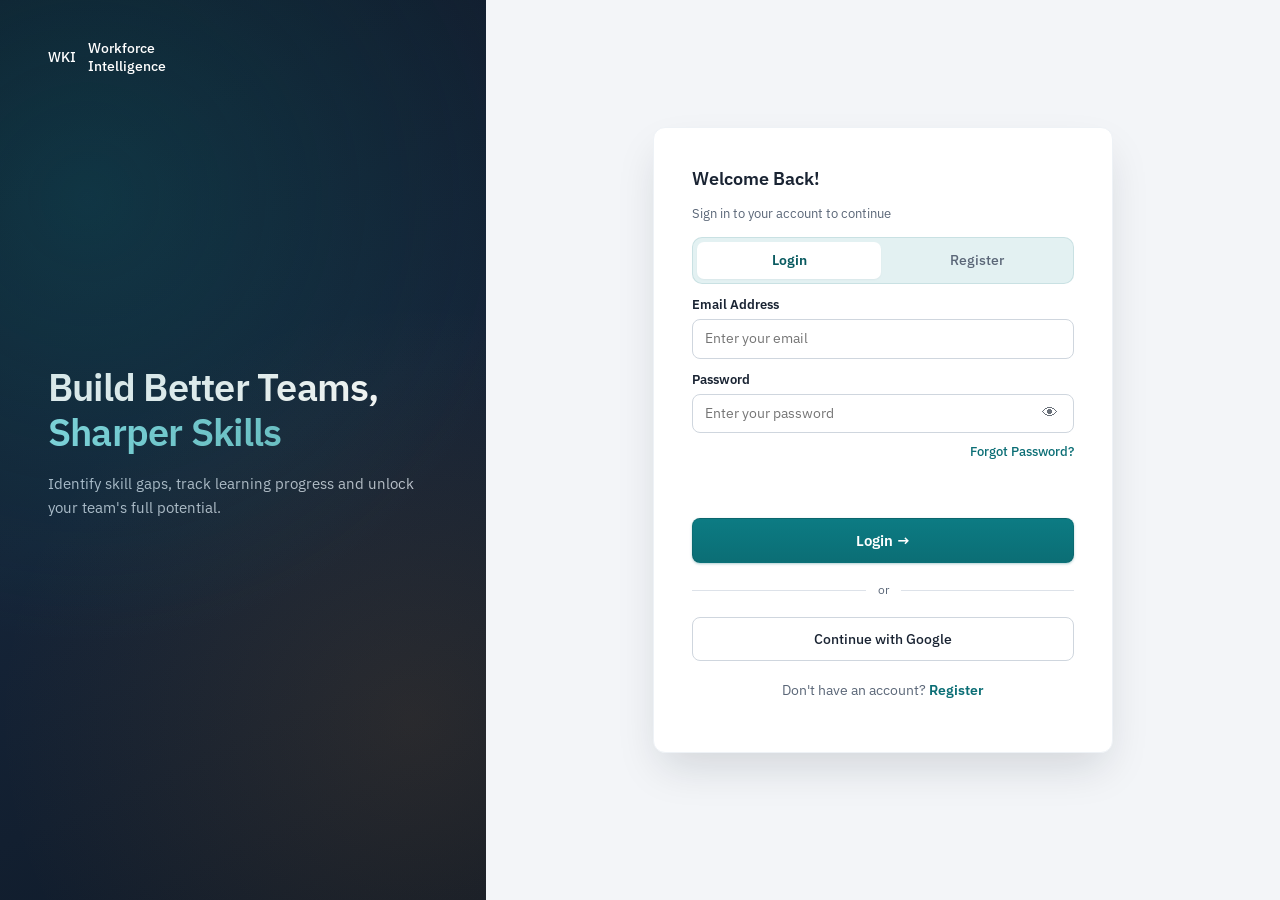
<file: backend/src/main/resources/static/login.html>
<!DOCTYPE html>
<html lang="en">
<head>
  <meta charset="UTF-8">
  <meta name="viewport" content="width=device-width, initial-scale=1">
  <title>Login | Workforce Intelligence</title>
  <link rel="preconnect" href="https://fonts.googleapis.com">
  <link rel="preconnect" href="https://fonts.gstatic.com" crossorigin>
  <link href="https://fonts.googleapis.com/css2?family=IBM+Plex+Sans:wght@400;500;600;700&display=swap" rel="stylesheet">
  <link rel="stylesheet" href="css/style.css?v=premium">
</head>
<body>
<div class="layout">
  <aside class="brand">
    <div class="logo"><span>WKI</span><div>Workforce<br>Intelligence</div></div>
    <div>
      <h1>Build Better Teams, <em>Sharper Skills</em></h1>
      <p>Identify skill gaps, track learning progress and unlock your team's full potential.</p>
    </div>
  </aside>

  <main class="panel">
    <form class="card" id="loginForm" novalidate>
      <h2>Welcome Back!</h2>
      <p class="sub">Sign in to your account to continue</p>

      <div class="tabs">
        <a class="tab active" href="login.html">Login</a>
        <a class="tab" href="register.html">Register</a>
      </div>

      <label for="email">Email Address</label>
      <input type="email" id="email" placeholder="Enter your email" autocomplete="username" required>

      <label for="password">Password</label>
      <div class="pw">
        <input type="password" id="password" placeholder="Enter your password" autocomplete="current-password" required>
        <button type="button" class="eye" data-target="password" aria-label="Show or hide password">👁</button>
      </div>
      <a href="#" class="forgot">Forgot Password?</a>

      <div id="msg" class="msg" role="alert"></div>
      <button type="submit" class="btn">Login →</button>

      <div class="or"><span>or</span></div>
      <button type="button" class="btn-outline">Continue with Google</button>
      <p class="foot">Don't have an account? <a href="register.html">Register</a></p>
    </form>
  </main>
</div>
<script src="js/auth.js"></script>
</body>
</html>
</file>
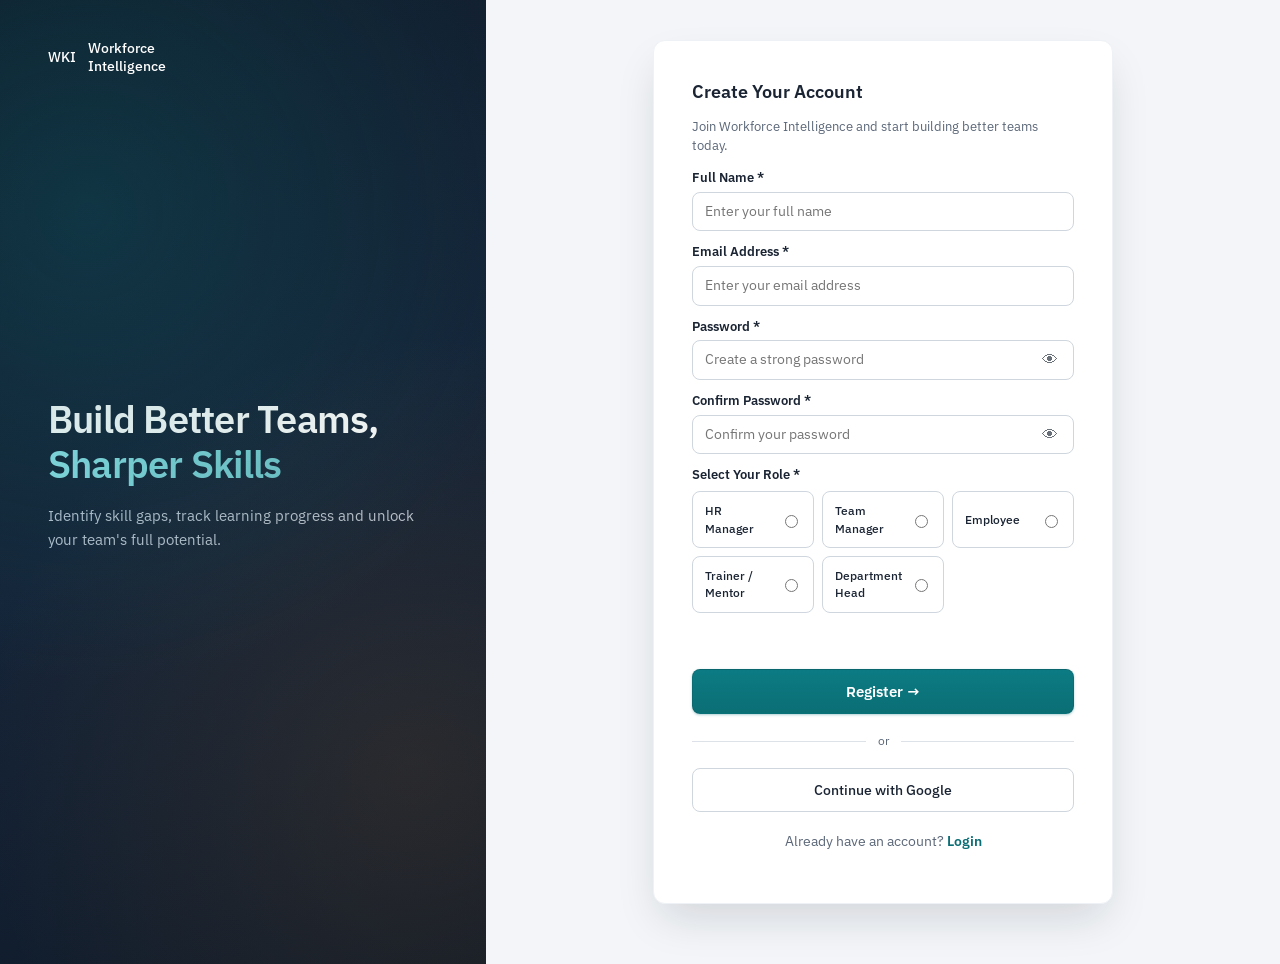
<file: backend/src/main/resources/static/register.html>
<!DOCTYPE html>
<html lang="en">
<head>
  <meta charset="UTF-8">
  <meta name="viewport" content="width=device-width, initial-scale=1">
  <title>Register | Workforce Intelligence</title>
  <link rel="preconnect" href="https://fonts.googleapis.com">
  <link rel="preconnect" href="https://fonts.gstatic.com" crossorigin>
  <link href="https://fonts.googleapis.com/css2?family=IBM+Plex+Sans:wght@400;500;600;700&display=swap" rel="stylesheet">
  <link rel="stylesheet" href="css/style.css?v=premium">
</head>
<body>
<div class="layout">
  <aside class="brand">
    <div class="logo"><span>WKI</span><div>Workforce<br>Intelligence</div></div>
    <div>
      <h1>Build Better Teams, <em>Sharper Skills</em></h1>
      <p>Identify skill gaps, track learning progress and unlock your team's full potential.</p>
    </div>
  </aside>

  <main class="panel">
    <form class="card" id="registerForm" novalidate>
      <h2>Create Your Account</h2>
      <p class="sub">Join Workforce Intelligence and start building better teams today.</p>

      <label for="fullName">Full Name *</label>
      <input type="text" id="fullName" placeholder="Enter your full name" autocomplete="name" required>

      <label for="email">Email Address *</label>
      <input type="email" id="email" placeholder="Enter your email address" autocomplete="email" required>

      <label for="password">Password *</label>
      <div class="pw">
        <input type="password" id="password" placeholder="Create a strong password" autocomplete="new-password" required>
        <button type="button" class="eye" data-target="password" aria-label="Show or hide password">👁</button>
      </div>

      <label for="confirmPassword">Confirm Password *</label>
      <div class="pw">
        <input type="password" id="confirmPassword" placeholder="Confirm your password" autocomplete="new-password" required>
        <button type="button" class="eye" data-target="confirmPassword" aria-label="Show or hide password">👁</button>
      </div>

      <label>Select Your Role *</label>
      <div class="roles">
        <label class="role"><span>HR Manager</span><input type="radio" name="role" value="HR_MANAGER"></label>
        <label class="role"><span>Team Manager</span><input type="radio" name="role" value="MANAGER"></label>
        <label class="role"><span>Employee</span><input type="radio" name="role" value="EMPLOYEE"></label>
        <label class="role"><span>Trainer / Mentor</span><input type="radio" name="role" value="TRAINER_MENTOR"></label>
        <label class="role"><span>Department Head</span><input type="radio" name="role" value="DEPT_HEAD"></label>
      </div>

      <div id="msg" class="msg" role="alert"></div>
      <button type="submit" class="btn">Register →</button>

      <div class="or"><span>or</span></div>
      <button type="button" class="btn-outline">Continue with Google</button>
      <p class="foot">Already have an account? <a href="login.html">Login</a></p>
    </form>
  </main>
</div>
<script src="js/auth.js"></script>
</body>
</html>
</file>
<file: backend/src/main/resources/static/css/style.css>
/* ==========================================================================
   WORKFORCE KNOWLEDGE INTELLIGENCE PLATFORM (WKI)
   MASTER DESIGN SYSTEM & SHARED COMPONENT STYLESHEET
   Direction: Calm, elegant, modern enterprise analytics.
   Palette: Deep Navy Slate, Primary Teal, Clean White, Crisp Neutral Lines.
   ========================================================================== */

/* ---------- 1. GLOBAL DESIGN TOKENS ---------- */
:root {
  /* Brand colors */
  --brand: #0B6E75;
  --brand-dark: #095A60;
  --brand-light: #E3F1F2;
  --brand-tint: #E3F1F2;
  --brand-glow: rgba(11, 110, 117, 0.16);

  /* Neutrals & Surfaces */
  --nav: #101C2B;
  --ink: #1A2433;
  --ink-2: #152438;
  --text: #1A2433;
  --muted: #5B6778;
  --line: #DDE2E9;
  --line-light: #EEF2F6;
  --bg: #F3F5F8;
  --card: #FFFFFF;

  /* Semantic status colors */
  --ok: #1F7A4D;
  --ok-bg: #E5F3EB;
  --warn: #8A5A00;
  --warn-bg: #FFF1D6;
  --bad: #B3261E;
  --bad-bg: #FBE7E5;
  --info-bg: #E3F1F2;

  /* Accent & Target colors */
  --target: #D9822B;
  --amber: #D9822B;
  --accent1: #0B6E75;
  --accent2: #2F6FA3;
  --accent3: #D9822B;
  --accent4: #1F7A4D;
  --accent5: #B3261E;
  --accent6: #5B6778;

  /* Depth & Elevation Tokens */
  --shadow-xs: 0 1px 2px rgba(16, 28, 43, 0.04);
  --shadow-sm: 0 1px 3px rgba(16, 28, 43, 0.05), 0 1px 2px rgba(16, 28, 43, 0.03);
  --shadow-md: 0 4px 14px -2px rgba(16, 28, 43, 0.08), 0 2px 6px -1px rgba(16, 28, 43, 0.04);
  --shadow-lg: 0 12px 30px -4px rgba(16, 28, 43, 0.11), 0 4px 12px -2px rgba(16, 28, 43, 0.05);
  --shadow-xl: 0 20px 44px -8px rgba(16, 28, 43, 0.15);
  --shadow-card: 0 1px 3px rgba(16, 28, 43, 0.04), 0 4px 16px -2px rgba(16, 28, 43, 0.05);
  --shadow-card-hover: 0 10px 28px -4px rgba(16, 28, 43, 0.10), 0 2px 8px -2px rgba(11, 110, 117, 0.08);

  /* Transitions */
  --transition-fast: 0.15s cubic-bezier(0.4, 0, 0.2, 1);
  --transition-normal: 0.24s cubic-bezier(0.16, 1, 0.3, 1);

  /* Typography */
  --font: 'IBM Plex Sans', 'Segoe UI', system-ui, -apple-system, Roboto, Arial, sans-serif;

  /* Layout Dimensions */
  --header-height: 60px;
  --sidebar-width: 200px;
  --sidebar-collapsed-width: 60px;
}

/* ---------- 2. BASE RESETS & TYPOGRAPHY ---------- */
* {
  box-sizing: border-box;
}

html {
  scroll-behavior: smooth;
}

body {
  margin: 0;
  font-family: var(--font);
  background: var(--bg);
  color: var(--text);
  line-height: 1.45;
  -webkit-font-smoothing: antialiased;
  -moz-osx-font-smoothing: grayscale;
}

[hidden] {
  display: none !important;
}

button, input, select, textarea {
  font: inherit;
  color: inherit;
}

:focus-visible {
  outline: 3px solid #5FB3B8;
  outline-offset: 2px;
}

h1 {
  margin: 0 0 4px;
  font-size: 26px;
  font-weight: 600;
  letter-spacing: -.015em;
  color: var(--ink);
}

h2 {
  margin: 0 0 12px;
  font-size: 18px;
  font-weight: 600;
  color: var(--ink);
}

h3 {
  margin: 0 0 8px;
  font-size: 15px;
  font-weight: 600;
  color: var(--ink);
}

p.lead, .lead {
  margin: 0 0 20px;
  color: var(--muted);
  font-size: 14px;
  max-width: 72ch;
  line-height: 1.5;
}

.sub {
  color: var(--muted);
  font-size: 13px;
}

.section-head {
  display: flex;
  justify-content: space-between;
  align-items: flex-end;
  gap: 16px;
  margin-bottom: 20px;
  flex-wrap: wrap;
}
.section-head h1 { margin: 0 0 4px; }
.section-head p { margin: 0; font-size: 14px; color: var(--muted); max-width: 72ch; }

/* Custom Scrollbars */
::-webkit-scrollbar {
  width: 7px;
  height: 7px;
}
::-webkit-scrollbar-track {
  background: transparent;
}
::-webkit-scrollbar-thumb {
  background: #C8D1DC;
  border-radius: 999px;
}
::-webkit-scrollbar-thumb:hover {
  background: #A6B4C4;
}

/* ---------- 3. TOP NAVIGATION HEADER ---------- */
.top, .topbar {
  background: var(--nav);
  color: #fff;
  display: flex;
  align-items: center;
  justify-content: space-between;
  padding: 0 24px;
  height: var(--header-height);
  min-height: var(--header-height);
  max-height: var(--header-height);
  gap: 16px;
  position: fixed;
  top: 0;
  left: 0;
  right: 0;
  width: 100%;
  z-index: 1000;
  box-shadow: 0 2px 12px rgba(16, 28, 43, 0.25);
  border-bottom: 1px solid rgba(255, 255, 255, 0.08);
  box-sizing: border-box;
}

/* Sidebar Backdrop for Collapsible Mobile Drawer */
.sidebar-backdrop {
  position: fixed;
  top: 0;
  left: 0;
  right: 0;
  bottom: 0;
  background: rgba(16, 28, 43, 0.45);
  backdrop-filter: blur(2px);
  -webkit-backdrop-filter: blur(2px);
  z-index: 998;
  opacity: 0;
  visibility: hidden;
  transition: opacity 0.22s ease, visibility 0.22s ease;
}

body.sidebar-open .sidebar-backdrop {
  opacity: 1;
  visibility: visible;
}

/* Mobile Sidebar Drawer Toggle Button */
.sidebar-toggle-btn {
  display: none;
  background: transparent;
  border: 0;
  color: #fff;
  cursor: pointer;
  padding: 6px 8px;
  border-radius: 6px;
  align-items: center;
  justify-content: center;
  margin-right: 6px;
  transition: background var(--transition-fast);
}

.sidebar-toggle-btn:hover {
  background: rgba(255, 255, 255, 0.12);
}

.top .brand, .brand-logo-area {
  display: flex;
  align-items: center;
  gap: 12px;
  font-size: 16px;
  line-height: 1.2;
  font-weight: 500;
  width: auto;
  padding: 0;
  background: none;
}

.logo-box, .top .logo, .topbar .logo {
  background: linear-gradient(135deg, var(--brand) 0%, var(--brand-dark) 100%);
  border-radius: 8px;
  padding: 8px 12px;
  font-size: 14px;
  font-weight: 700;
  letter-spacing: .5px;
  box-shadow: 0 2px 8px rgba(11, 110, 117, 0.35);
  border: 1px solid rgba(255, 255, 255, 0.15);
  color: #fff;
  display: inline-flex;
  align-items: center;
  justify-content: center;
}

.top .right, .topbar .who {
  display: flex;
  align-items: center;
  gap: 14px;
}

.who {
  text-align: right;
  line-height: 1.25;
}
.who strong, .who div {
  display: block;
  font-size: 13.5px;
  font-weight: 600;
}
.who small {
  display: block;
  opacity: .78;
  font-size: 11.5px;
}

/* User Profile Menu & Dropdown */
.user-menu-wrap {
  position: relative;
  display: inline-block;
}

.user-profile-btn {
  display: flex;
  align-items: center;
  gap: 10px;
  background: rgba(255, 255, 255, 0.06);
  border: 1px solid rgba(255, 255, 255, 0.16);
  border-radius: 999px;
  padding: 4px 12px 4px 5px;
  color: #fff;
  cursor: pointer;
  transition: all var(--transition-fast);
  text-align: left;
}

.user-profile-btn:hover {
  background: rgba(255, 255, 255, 0.12);
  border-color: rgba(255, 255, 255, 0.32);
  transform: translateY(-1px);
}

.user-avatar, .dropdown-avatar {
  width: 32px;
  height: 32px;
  min-width: 32px;
  border-radius: 50%;
  background: linear-gradient(135deg, var(--brand), #0E8D96);
  color: #fff;
  font-weight: 700;
  font-size: 12px;
  display: flex;
  align-items: center;
  justify-content: center;
  letter-spacing: 0.5px;
  box-shadow: 0 2px 6px rgba(11, 110, 117, 0.35);
  border: 1.5px solid rgba(255, 255, 255, 0.3);
}

.user-profile-btn .who {
  text-align: left;
  line-height: 1.2;
}

.user-profile-btn .who strong {
  font-size: 13px;
  font-weight: 600;
  display: block;
  color: #fff;
}

.user-profile-btn .who small {
  font-size: 11px;
  opacity: 0.8;
  display: block;
  color: #E2E8F0;
}

.chevron-icon {
  opacity: 0.7;
  transition: transform var(--transition-fast);
  margin-left: 2px;
  stroke: currentColor;
}

.user-profile-btn[aria-expanded="true"] .chevron-icon {
  transform: rotate(180deg);
}

/* Dropdown Menu Card */
.user-dropdown {
  position: absolute;
  top: calc(100% + 8px);
  right: 0;
  width: 250px;
  background: #FFFFFF;
  border: 1px solid var(--line);
  border-radius: 12px;
  box-shadow: var(--shadow-xl);
  padding: 14px;
  z-index: 1000;
  animation: dropdownFadeIn 0.18s cubic-bezier(0.16, 1, 0.3, 1);
  color: var(--ink);
}

@keyframes dropdownFadeIn {
  from { opacity: 0; transform: translateY(-6px) scale(0.98); }
  to { opacity: 1; transform: translateY(0) scale(1); }
}

.dropdown-header {
  display: flex;
  align-items: center;
  gap: 12px;
  padding-bottom: 12px;
}

.dropdown-avatar {
  width: 38px;
  height: 38px;
  font-size: 14px;
}

.dropdown-info {
  display: flex;
  flex-direction: column;
  min-width: 0;
}

.dropdown-info strong {
  font-size: 13.5px;
  font-weight: 600;
  color: var(--ink);
  white-space: nowrap;
  overflow: hidden;
  text-overflow: ellipsis;
}

.dropdown-email {
  font-size: 11.5px;
  color: var(--muted);
  white-space: nowrap;
  overflow: hidden;
  text-overflow: ellipsis;
}

.dropdown-role {
  display: inline-block;
  font-size: 10.5px;
  font-weight: 700;
  color: var(--brand-dark);
  background: var(--brand-light);
  border-radius: 999px;
  padding: 2px 8px;
  margin-top: 4px;
  align-self: flex-start;
  text-transform: uppercase;
  letter-spacing: 0.4px;
}

.dropdown-divider {
  height: 1px;
  background: var(--line);
  margin: 4px -14px 10px -14px;
}

.dropdown-actions {
  display: flex;
  flex-direction: column;
  gap: 4px;
}

.dropdown-item {
  display: flex;
  align-items: center;
  gap: 10px;
  width: 100%;
  padding: 8px 12px;
  border-radius: 8px;
  border: 0;
  background: transparent;
  color: var(--ink);
  font-size: 13px;
  font-weight: 500;
  cursor: pointer;
  text-align: left;
  transition: all var(--transition-fast);
}

.dropdown-item:hover {
  background: #FEE2E2;
  color: var(--bad);
}

.dropdown-item svg {
  stroke: currentColor;
}

.role-badge, .pill {
  background: rgba(255, 255, 255, 0.14);
  border: 1px solid rgba(255, 255, 255, 0.12);
  border-radius: 999px;
  padding: 4px 12px;
  font-size: 11px;
  font-weight: 700;
  letter-spacing: .4px;
  text-transform: uppercase;
  white-space: nowrap;
}

.bell {
  position: relative;
  background: transparent;
  border: 0;
  color: #fff;
  cursor: pointer;
  padding: 7px;
  border-radius: 8px;
  transition: background var(--transition-fast);
}
.bell:hover {
  background: rgba(255, 255, 255, 0.12);
}
.bell .badge, .bell .cnt {
  position: absolute;
  top: -2px;
  right: -4px;
  background: #C8372D;
  color: #fff;
  border-radius: 999px;
  font-size: 10.5px;
  padding: 1px 6px;
  font-weight: 700;
  box-shadow: 0 0 0 2px var(--nav);
}

/* ---------- 4. DASHBOARD CONTAINER & SIDEBAR LAYOUT ---------- */
body[data-role] .layout,
body[data-role] .shell {
  display: block;
  width: 100%;
  max-width: none;
  margin: 0;
  padding: 0;
  box-sizing: border-box;
}

body[data-role] main,
body[data-role] #main,
body[data-role] #view,
body[data-role] .layout > main,
body[data-role] .layout > #main,
body[data-role] .layout > #view,
body[data-role] .shell > main,
body[data-role] .shell > #main,
body[data-role] .shell > #view {
  margin-left: var(--sidebar-width);
  margin-top: var(--header-height);
  width: calc(100% - var(--sidebar-width));
  min-height: calc(100vh - var(--header-height));
  padding: 24px 32px 60px 32px;
  box-sizing: border-box;
  background: var(--bg);
  min-width: 0;
  animation: viewEnter 0.24s cubic-bezier(0.16, 1, 0.3, 1);
}

/* Access Banner for Dept Head Dashboard */
.access-banner {
  margin-left: var(--sidebar-width);
  margin-top: var(--header-height);
  width: calc(100% - var(--sidebar-width));
  background: #0E1825;
  color: #D1E5E7;
  font-size: 12px;
  padding: 8px 32px;
  display: flex;
  align-items: center;
  justify-content: space-between;
  border-bottom: 1px solid rgba(255, 255, 255, 0.08);
  box-sizing: border-box;
}

.access-banner + main,
.access-banner + #main {
  margin-top: 0 !important;
  min-height: calc(100vh - var(--header-height) - 35px);
}

@keyframes viewEnter {
  from {
    opacity: 0;
    transform: translateY(6px);
  }
  to {
    opacity: 1;
    transform: translateY(0);
  }
}

/* Master Fixed Sidebar (Strict 200px Desktop Width) */
nav#nav {
  position: fixed;
  top: var(--header-height);
  left: 0;
  bottom: 0;
  width: var(--sidebar-width);
  min-width: var(--sidebar-width);
  max-width: var(--sidebar-width);
  height: calc(100vh - var(--header-height));
  max-height: calc(100vh - var(--header-height));
  background: #FFFFFF;
  border-right: 1px solid var(--line);
  box-sizing: border-box;
  padding: 8px 6px 20px 6px;
  display: flex;
  flex-direction: column;
  gap: 2px;
  overflow-y: auto;
  overflow-x: hidden;
  z-index: 900;
  scrollbar-width: thin;
  scrollbar-color: #CBD5E1 transparent;
}
nav#nav::-webkit-scrollbar { width: 4px; }
nav#nav::-webkit-scrollbar-thumb { background: #CBD5E1; border-radius: 4px; }

.nav-section-label {
  font-size: 10px;
  font-weight: 700;
  letter-spacing: .5px;
  text-transform: uppercase;
  color: #8793A3;
  padding: 8px 8px 2px 8px;
  margin-top: 3px;
  user-select: none;
  line-height: 1.2;
}

.nav-section-label:first-child {
  margin-top: 0;
  padding-top: 2px;
}

nav#nav button,
nav#nav a {
  text-align: left;
  background: transparent;
  border: 0;
  padding: 6px 8px;
  border-radius: 6px;
  cursor: pointer;
  color: var(--muted);
  font-family: inherit;
  font-weight: 500;
  font-size: 12px;
  letter-spacing: -0.01em;
  display: flex;
  align-items: center;
  justify-content: flex-start;
  gap: 8px;
  position: relative;
  text-decoration: none;
  transition: background var(--transition-fast), color var(--transition-fast), transform var(--transition-fast);
  line-height: 1.25;
  width: 100%;
  box-sizing: border-box;
  min-height: 32px;
}

nav#nav button span,
nav#nav a span:not(.count):not(.cnt):not(.nav-badge) {
  white-space: nowrap;
  overflow: hidden;
  text-overflow: ellipsis;
  flex: 1;
  font-size: 12px;
}

nav#nav button svg,
nav#nav a svg {
  width: 15px;
  height: 15px;
  min-width: 15px;
  min-height: 15px;
  stroke: currentColor;
  stroke-width: 2;
  stroke-linecap: round;
  stroke-linejoin: round;
  fill: none;
  flex-shrink: 0;
  opacity: 0.8;
  transition: opacity var(--transition-fast), stroke var(--transition-fast);
}

nav#nav button:hover svg,
nav#nav a:hover svg {
  opacity: 1;
  stroke: var(--ink);
}

nav#nav button:hover,
nav#nav a:hover {
  background: #EBF1F5;
  color: var(--ink);
  transform: translateX(2px);
}

nav#nav button[aria-current="page"],
nav#nav a.on {
  background: var(--brand-light);
  color: var(--brand-dark);
  font-weight: 600;
  box-shadow: inset 0 0 0 1px rgba(11, 110, 117, 0.20);
  transform: none;
}

nav#nav button[aria-current="page"] svg,
nav#nav a.on svg {
  opacity: 1;
  stroke: var(--brand);
  stroke-width: 2.2;
}

nav#nav button[aria-current="page"]::before,
nav#nav a.on::before {
  content: "";
  position: absolute;
  left: 0;
  top: 4px;
  bottom: 4px;
  width: 3.5px;
  background: var(--brand);
  border-radius: 0 3px 3px 0;
}

nav#nav .count,
nav#nav .cnt,
nav#nav .nav-badge {
  background: #C8372D;
  color: #fff;
  border-radius: 999px;
  font-size: 10px;
  padding: 1px 5px;
  font-weight: 700;
  margin-left: auto;
  line-height: 1.2;
  flex-shrink: 0;
  box-shadow: 0 1px 2px rgba(200, 55, 45, 0.25);
}

/* Sidebar Footer & Collapse Toggle */
.sidebar-footer {
  margin-top: auto;
  padding-top: 10px;
  border-top: 1px solid var(--line-light);
  width: 100%;
}

.sidebar-collapse-toggle {
  display: flex;
  align-items: center;
  gap: 8px;
  width: 100%;
  padding: 7px 8px;
  border-radius: 6px;
  border: 1px solid transparent;
  background: transparent;
  color: var(--muted);
  cursor: pointer;
  font-size: 11.5px;
  font-weight: 600;
  transition: all var(--transition-fast);
}

.sidebar-collapse-toggle:hover {
  background: #EBF1F5;
  color: var(--ink);
}

.collapse-icon {
  transition: transform 0.25s cubic-bezier(0.4, 0, 0.2, 1);
  stroke: currentColor;
  flex-shrink: 0;
}

/* ---------- DESKTOP COLLAPSED (ICON-ONLY) MODE ---------- */
@media (min-width: 993px) {
  body.sidebar-collapsed nav#nav {
    width: var(--sidebar-collapsed-width);
    min-width: var(--sidebar-collapsed-width);
    max-width: var(--sidebar-collapsed-width);
    padding: 8px 6px 16px 6px;
    align-items: center;
  }

  body.sidebar-collapsed nav#nav .nav-section-label {
    width: 28px;
    height: 1px;
    padding: 0;
    margin: 8px auto;
    background: var(--line);
    color: transparent;
    font-size: 0;
    overflow: hidden;
  }

  body.sidebar-collapsed nav#nav button,
  body.sidebar-collapsed nav#nav a {
    justify-content: center;
    padding: 7px 0;
    width: 44px;
    min-width: 44px;
    max-width: 44px;
    height: 36px;
    min-height: 36px;
    border-radius: 8px;
    margin: 2px auto;
    position: relative;
  }

  body.sidebar-collapsed nav#nav button span,
  body.sidebar-collapsed nav#nav a span:not(.count):not(.cnt):not(.nav-badge) {
    display: none;
  }

  body.sidebar-collapsed nav#nav .count,
  body.sidebar-collapsed nav#nav .cnt,
  body.sidebar-collapsed nav#nav .nav-badge {
    position: absolute;
    top: 3px;
    right: 3px;
    font-size: 9px;
    padding: 1px 4px;
    min-width: 14px;
    text-align: center;
  }

  body.sidebar-collapsed nav#nav button svg,
  body.sidebar-collapsed nav#nav a svg {
    width: 17px;
    height: 17px;
    min-width: 17px;
    min-height: 17px;
    margin: 0;
  }

  body.sidebar-collapsed nav#nav button[aria-current="page"]::before,
  body.sidebar-collapsed nav#nav a.on::before {
    left: -6px;
    top: 6px;
    bottom: 6px;
    width: 3px;
    border-radius: 0 3px 3px 0;
  }

  /* Floating Tooltip in Collapsed Mode */
  body.sidebar-collapsed nav#nav button:hover::after,
  body.sidebar-collapsed nav#nav a:hover::after {
    content: attr(data-tooltip);
    position: fixed;
    left: 68px;
    background: var(--nav);
    color: #FFFFFF;
    font-size: 11.5px;
    font-weight: 500;
    padding: 5px 10px;
    border-radius: 6px;
    white-space: nowrap;
    z-index: 2000;
    pointer-events: none;
    box-shadow: 0 4px 14px rgba(16, 28, 43, 0.28);
    border: 1px solid rgba(255, 255, 255, 0.1);
    animation: tooltipFade 0.15s ease;
  }

  @keyframes tooltipFade {
    from { opacity: 0; transform: translateX(-4px); }
    to { opacity: 1; transform: translateX(0); }
  }

  /* Main content adjusts smoothly */
  body.sidebar-collapsed[data-role] main,
  body.sidebar-collapsed[data-role] #main,
  body.sidebar-collapsed[data-role] #view,
  body.sidebar-collapsed[data-role] .layout > main,
  body.sidebar-collapsed[data-role] .layout > #main,
  body.sidebar-collapsed[data-role] .layout > #view,
  body.sidebar-collapsed[data-role] .shell > main,
  body.sidebar-collapsed[data-role] .shell > #main,
  body.sidebar-collapsed[data-role] .shell > #view {
    margin-left: var(--sidebar-collapsed-width);
    width: calc(100% - var(--sidebar-collapsed-width));
  }

  body.sidebar-collapsed .access-banner {
    margin-left: var(--sidebar-collapsed-width);
    width: calc(100% - var(--sidebar-collapsed-width));
  }

  body.sidebar-collapsed .collapse-icon {
    transform: rotate(180deg);
  }

  body.sidebar-collapsed .collapse-label {
    display: none;
  }

  body.sidebar-collapsed .sidebar-collapse-toggle {
    justify-content: center;
    padding: 8px 0;
  }
}

/* ---------- 5. BUTTONS ---------- */
.btn {
  background: linear-gradient(180deg, #0C7B83 0%, var(--brand) 100%);
  color: #fff;
  border: 1px solid rgba(0, 0, 0, 0.08);
  border-radius: 8px;
  padding: 8px 16px;
  cursor: pointer;
  font-weight: 600;
  font-size: 13px;
  display: inline-flex;
  align-items: center;
  justify-content: center;
  gap: 7px;
  text-decoration: none;
  transition: all var(--transition-fast);
  box-shadow: 0 1px 3px rgba(11, 110, 117, 0.22), 0 1px 2px rgba(11, 110, 117, 0.12);
  line-height: 1.35;
}

.btn:hover:not(:disabled) {
  background: linear-gradient(180deg, var(--brand) 0%, var(--brand-dark) 100%);
  box-shadow: 0 4px 14px rgba(11, 110, 117, 0.32);
  transform: translateY(-1px);
}

.btn:active:not(:disabled) {
  transform: translateY(0);
  box-shadow: 0 1px 2px rgba(11, 110, 117, 0.2);
}

.btn:disabled {
  opacity: .55;
  cursor: default;
  transform: none;
  box-shadow: none;
}

.btn.ghost {
  background: #fff;
  color: var(--ink);
  border: 1px solid var(--line);
  box-shadow: var(--shadow-xs);
}
.btn.ghost:hover:not(:disabled) {
  background: var(--brand-light);
  border-color: rgba(11, 110, 117, 0.35);
  color: var(--brand-dark);
  box-shadow: var(--shadow-sm);
  transform: translateY(-1px);
}

.btn.danger {
  background: #fff;
  color: var(--bad);
  border: 1px solid #F1C3BF;
  box-shadow: var(--shadow-xs);
}
.btn.danger:hover:not(:disabled) {
  background: var(--bad-bg);
  border-color: var(--bad);
  box-shadow: var(--shadow-sm);
  transform: translateY(-1px);
}

.btn.success {
  background: linear-gradient(180deg, #228454 0%, var(--ok) 100%);
  color: #fff;
  border: 1px solid rgba(0, 0, 0, 0.08);
  box-shadow: 0 1px 3px rgba(31, 122, 77, 0.24);
}
.btn.success:hover:not(:disabled) {
  background: linear-gradient(180deg, var(--ok) 0%, #18603D 100%);
  box-shadow: 0 4px 14px rgba(31, 122, 77, 0.32);
  transform: translateY(-1px);
}

.btn.small {
  padding: 5px 12px;
  font-size: 12px;
  border-radius: 6px;
  font-weight: 600;
}

.btn.outline-nav, .btn.nav, .logout {
  background: rgba(255, 255, 255, 0.08);
  border: 1px solid rgba(255, 255, 255, 0.25);
  color: #fff;
  padding: 6px 14px;
  font-size: 12.5px;
  border-radius: 6px;
  font-weight: 600;
  cursor: pointer;
  transition: all var(--transition-fast);
}
.btn.outline-nav:hover, .btn.nav:hover, .logout:hover {
  background: rgba(255, 255, 255, 0.18);
  border-color: rgba(255, 255, 255, 0.45);
  transform: translateY(-1px);
}

/* ---------- 6. CARDS, GRIDS & TILES ---------- */
.card {
  background: var(--card);
  border: 1px solid var(--line);
  border-radius: 12px;
  padding: 22px 24px;
  box-shadow: var(--shadow-card);
  margin-bottom: 20px;
  transition: transform var(--transition-normal), box-shadow var(--transition-normal), border-color var(--transition-normal);
  position: relative;
}
.card:hover {
  transform: translateY(-2px);
  box-shadow: var(--shadow-card-hover);
  border-color: #CAD5E2;
}

.card-header {
  display: flex;
  align-items: center;
  justify-content: space-between;
  margin-bottom: 16px;
  padding-bottom: 12px;
  border-bottom: 1px solid var(--line-light);
  gap: 12px;
  flex-wrap: wrap;
}
.card-header h2 { margin: 0; }

.callout {
  background: var(--info-bg);
  border: 1px solid #BFDDE0;
  border-radius: 10px;
  padding: 14px 18px;
  margin-bottom: 20px;
  display: flex;
  gap: 12px;
  align-items: center;
  justify-content: space-between;
  flex-wrap: wrap;
  box-shadow: var(--shadow-xs);
}
.callout.warn { background: var(--warn-bg); border-color: #eed69b; }
.callout.bad  { background: var(--bad-bg);  border-color: #f1babb; }
.callout.ok   { background: var(--ok-bg);   border-color: #b5e4c4; }

/* Stat tiles & Metric KPI Cards */
.stats, .stats-grid {
  display: grid;
  gap: 16px;
  grid-template-columns: repeat(auto-fit, minmax(170px, 1fr));
  margin-bottom: 22px;
}

.stat-tile, .stat, .tile {
  background: linear-gradient(180deg, #FFFFFF 0%, #FAFCFD 100%);
  border: 1px solid var(--line);
  border-radius: 12px;
  padding: 18px 20px;
  box-shadow: var(--shadow-sm);
  position: relative;
  overflow: hidden;
  transition: transform 0.22s cubic-bezier(0.16, 1, 0.3, 1), box-shadow 0.22s cubic-bezier(0.16, 1, 0.3, 1), border-color 0.22s ease;
  min-height: 94px;
}

.stat-tile:hover, .stat:hover, .tile:hover {
  transform: translateY(-2.5px);
  box-shadow: var(--shadow-card-hover);
  border-color: rgba(11, 110, 117, 0.32);
}

.stat-tile b, .stat b, .tile b {
  display: block;
  font-size: 28px;
  line-height: 1.15;
  font-weight: 700;
  color: var(--ink);
  margin-bottom: 4px;
  font-variant-numeric: tabular-nums;
  letter-spacing: -0.02em;
}

.stat-tile span, .stat span, .tile span {
  color: var(--muted);
  font-size: 12.5px;
  font-weight: 500;
  display: block;
  line-height: 1.35;
}

/* Stat Tile Icon Badges */
.stat-tile .tile-icon, .stat .tile-icon, .tile .tile-icon {
  display: inline-flex !important;
  align-items: center;
  justify-content: center;
  width: 36px;
  height: 36px;
  border-radius: 10px;
  font-size: 16px;
  position: absolute;
  top: 16px;
  right: 16px;
  background: var(--brand-light);
  color: var(--brand-dark);
  border: 1px solid rgba(11, 110, 117, 0.14);
  box-shadow: 0 1px 3px rgba(11, 110, 117, 0.1);
  transition: transform var(--transition-fast);
}

.stat-tile:hover .tile-icon, .stat:hover .tile-icon, .tile:hover .tile-icon {
  transform: scale(1.08);
}

/* Trend Deltas */
.delta {
  display: inline-flex;
  align-items: center;
  gap: 4px;
  font-size: 11px;
  font-weight: 600;
  padding: 2px 8px;
  border-radius: 999px;
  margin-top: 8px;
  line-height: 1.3;
}
.delta.up {
  background: var(--ok-bg);
  color: var(--ok);
  border: 1px solid rgba(31, 122, 77, 0.22);
}
.delta.down {
  background: var(--bad-bg);
  color: var(--bad);
  border: 1px solid rgba(179, 38, 30, 0.22);
}

/* Colored accent borders and icon colors for stat tiles */
.stat-tile.accent-purple, .stat-tile.p1, .stat.p1 {
  box-shadow: inset 0 3.5px 0 var(--accent1), var(--shadow-sm);
}
.stat-tile.accent-purple .tile-icon, .stat-tile.p1 .tile-icon, .stat.p1 .tile-icon {
  background: var(--brand-light);
  color: var(--brand);
  border-color: rgba(11, 110, 117, 0.2);
}

.stat-tile.accent-blue, .stat-tile.p2, .stat.p2 {
  box-shadow: inset 0 3.5px 0 var(--accent2), var(--shadow-sm);
}
.stat-tile.accent-blue .tile-icon, .stat-tile.p2 .tile-icon, .stat.p2 .tile-icon {
  background: #E8F2FA;
  color: var(--accent2);
  border-color: rgba(47, 111, 163, 0.2);
}

.stat-tile.accent-red, .stat-tile.p3, .stat.p3 {
  box-shadow: inset 0 3.5px 0 var(--accent5), var(--shadow-sm);
}
.stat-tile.accent-red .tile-icon, .stat-tile.p3 .tile-icon, .stat.p3 .tile-icon {
  background: var(--bad-bg);
  color: var(--bad);
  border-color: rgba(179, 38, 30, 0.2);
}

.stat-tile.accent-amber, .stat-tile.p4, .stat.p4 {
  box-shadow: inset 0 3.5px 0 var(--accent3), var(--shadow-sm);
}
.stat-tile.accent-amber .tile-icon, .stat-tile.p4 .tile-icon, .stat.p4 .tile-icon {
  background: var(--warn-bg);
  color: var(--warn);
  border-color: rgba(217, 130, 43, 0.25);
}

.stat-tile.accent-green, .stat-tile.p5, .stat.p5 {
  box-shadow: inset 0 3.5px 0 var(--accent4), var(--shadow-sm);
}
.stat-tile.accent-green .tile-icon, .stat-tile.p5 .tile-icon, .stat.p5 .tile-icon {
  background: var(--ok-bg);
  color: var(--ok);
  border-color: rgba(31, 122, 77, 0.2);
}

.stat-tile.p6, .stat.p6 {
  box-shadow: inset 0 3.5px 0 #6366F1, var(--shadow-sm);
}
.stat-tile.p6 .tile-icon, .stat.p6 .tile-icon {
  background: #EEF2FF;
  color: #6366F1;
  border-color: rgba(99, 102, 241, 0.2);
}

.stat, .tile {
  box-shadow: inset 0 3.5px 0 var(--brand), var(--shadow-sm);
}

/* Grid containers */
.g2, .grid2 {
  display: grid;
  grid-template-columns: repeat(auto-fit, minmax(320px, 1fr));
  gap: 20px;
  margin-bottom: 20px;
}
.grid2 .card { margin-bottom: 0; }

.g3 {
  display: grid;
  grid-template-columns: repeat(auto-fit, minmax(260px, 1fr));
  gap: 20px;
  margin-bottom: 20px;
}

.g4 {
  display: grid;
  grid-template-columns: repeat(auto-fit, minmax(180px, 1fr));
  gap: 16px;
  margin-bottom: 20px;
}

.grid {
  display: grid;
  gap: 16px;
}

/* Rows */
.row {
  display: flex;
  justify-content: space-between;
  align-items: center;
  gap: 12px;
  padding: 14px 0;
  border-top: 1px solid var(--line);
  flex-wrap: wrap;
}
.row:first-of-type { border-top: 0; }
.row .grow { flex: 1; min-width: 180px; }
.empty {
  text-align: center;
  padding: 36px 16px;
  color: var(--muted);
  font-size: 14px;
}

/* ---------- 7. TABLES ---------- */
.tablewrap {
  overflow-x: auto;
  border-radius: 10px;
  border: 1px solid var(--line);
  background: #FFFFFF;
  box-shadow: var(--shadow-xs);
}

table {
  width: 100%;
  border-collapse: separate;
  border-spacing: 0;
  font-size: 13.5px;
}

th {
  color: var(--muted);
  font-weight: 600;
  font-size: 11.5px;
  text-transform: uppercase;
  letter-spacing: .5px;
  background: #F8FAFD;
  padding: 12px 16px;
  border-bottom: 1px solid var(--line);
  border-top: none;
  font-variant-numeric: tabular-nums;
  text-align: left;
  white-space: nowrap;
}
th:first-child { border-top-left-radius: 9px; }
th:last-child  { border-top-right-radius: 9px; }

td {
  text-align: left;
  padding: 13px 16px;
  border-bottom: 1px solid #EDF1F5;
  vertical-align: middle;
  font-variant-numeric: tabular-nums;
  transition: background var(--transition-fast);
}

tbody tr:nth-child(even) td {
  background: #FAFBFD;
}

tbody tr:last-child td {
  border-bottom: none;
}
tbody tr:last-child td:first-child { border-bottom-left-radius: 9px; }
tbody tr:last-child td:last-child  { border-bottom-right-radius: 9px; }

tbody tr:hover td {
  background: #F1F6F9 !important;
}

/* ---------- 8. STATUS CHIPS & BADGES ---------- */
.chip, .tag, .status-pill, .badge-pill {
  display: inline-flex;
  align-items: center;
  gap: 5px;
  padding: 3px 10px;
  border-radius: 999px;
  font-size: 11.5px;
  font-weight: 600;
  line-height: 1.35;
  letter-spacing: .2px;
  background: var(--info-bg);
  color: var(--brand-dark);
  border: 1px solid rgba(11, 110, 117, 0.18);
  white-space: nowrap;
}
.chip.ok, .tag.ok, .status-pill.ok       { background: var(--ok-bg);   color: var(--ok);   border-color: rgba(31, 122, 77, 0.25); }
.chip.warn, .tag.warn, .status-pill.warn { background: var(--warn-bg); color: var(--warn); border-color: rgba(217, 130, 43, 0.28); }
.chip.bad, .tag.bad, .status-pill.bad   { background: var(--bad-bg);  color: var(--bad);  border-color: rgba(179, 38, 30, 0.25); }
.chip.crit, .tag.crit, .status-pill.crit { background: #B3261E;       color: #FFFFFF;    border-color: #9C1F18; font-weight: 700; box-shadow: 0 1px 3px rgba(179, 38, 30, 0.3); }
.chip.info, .tag.info                   { background: #E8F2FA;       color: #2F6FA3;    border-color: rgba(47, 111, 163, 0.25); }
.chip.aibadge                           { background: linear-gradient(135deg, #E3F1F2 0%, #EEF2FF 100%); color: var(--brand-dark); border-color: rgba(99, 102, 241, 0.25); }

/* ---------- 9. PROGRESS BARS & METERS ---------- */
.bar {
  height: 8px;
  background: #E8ECF2;
  border-radius: 999px;
  overflow: hidden;
  box-shadow: inset 0 1px 2px rgba(16, 28, 43, 0.06);
}
.bar > i {
  display: block;
  height: 100%;
  background: linear-gradient(90deg, var(--brand) 0%, #0D828A 100%);
  border-radius: 999px;
  transition: width .4s cubic-bezier(0.16, 1, 0.3, 1);
  box-shadow: 0 1px 2px rgba(11, 110, 117, 0.2);
}
.bar.ok > i   { background: linear-gradient(90deg, #1F7A4D 0%, #289961 100%); box-shadow: 0 1px 2px rgba(31, 122, 77, 0.2); }
.bar.warn > i { background: linear-gradient(90deg, #D9822B 0%, #E89E47 100%); box-shadow: 0 1px 2px rgba(217, 130, 43, 0.2); }
.bar.bad > i  { background: linear-gradient(90deg, #B3261E 0%, #D84239 100%); box-shadow: 0 1px 2px rgba(179, 38, 30, 0.2); }

.gapbar {
  position: relative;
  height: 10px;
  background: #E8ECF2;
  border-radius: 999px;
  box-shadow: inset 0 1px 2px rgba(16, 28, 43, 0.06);
}
.gapbar > i {
  position: absolute;
  left: 0;
  top: 0;
  bottom: 0;
  background: linear-gradient(90deg, var(--brand) 0%, #0D828A 100%);
  border-radius: 999px;
}
.gapbar > u {
  position: absolute;
  top: -3px;
  bottom: -3px;
  width: 4px;
  background: #D9822B;
  text-decoration: none;
  border-radius: 2px;
  box-shadow: 0 0 5px rgba(217, 130, 43, 0.7);
  z-index: 2;
}

.dual-bar {
  position: relative;
  height: 10px;
  background: #E1E3F5;
  border-radius: 999px;
}
.dual-bar > i.actual {
  position: absolute;
  left: 0;
  top: 0;
  bottom: 0;
  background: var(--brand);
  border-radius: 999px;
}
.dual-bar > u.req {
  position: absolute;
  top: -3px;
  bottom: -3px;
  width: 3px;
  background: #ef4444;
  text-decoration: none;
  border-radius: 2px;
}

.avatar {
  width: 34px;
  height: 34px;
  border-radius: 50%;
  display: inline-flex;
  align-items: center;
  justify-content: center;
  font-weight: 700;
  font-size: 13px;
  color: #fff;
  flex-shrink: 0;
  box-shadow: var(--shadow-xs);
}

/* ---------- 10. FORMS, SEARCH & FILTER CONTROLS ---------- */
label {
  display: block;
  font-size: 13px;
  font-weight: 600;
  margin: 12px 0 4px;
  color: var(--text);
}

input, select, textarea {
  width: 100%;
  padding: 9px 12px;
  border: 1px solid #CFD6DE;
  border-radius: 8px;
  background: #fff;
  font-size: 13.5px;
  transition: all var(--transition-fast);
}

input:focus, select:focus, textarea:focus {
  outline: none;
  border-color: var(--brand);
  box-shadow: 0 0 0 3px var(--brand-glow);
}

textarea {
  min-height: 80px;
  resize: vertical;
}

.search-box {
  position: relative;
}
.search-box input {
  padding-left: 36px;
}
.search-box svg {
  position: absolute;
  left: 12px;
  top: 50%;
  transform: translateY(-50%);
  color: var(--muted);
  width: 15px;
  height: 15px;
}

.filter-bar {
  display: flex;
  gap: 10px;
  flex-wrap: wrap;
  margin-bottom: 18px;
  align-items: center;
}
.filter-bar select, .filter-bar input {
  width: auto;
}

/* ---------- 11. MODALS & DIALOGS ---------- */
.modal-overlay {
  position: fixed;
  inset: 0;
  background: rgba(16, 28, 43, 0.5);
  backdrop-filter: blur(4px);
  display: flex;
  align-items: center;
  justify-content: center;
  z-index: 100;
  padding: 16px;
}

.modal {
  background: #fff;
  border-radius: 14px;
  padding: 26px 28px;
  max-width: 660px;
  width: 100%;
  max-height: 90vh;
  overflow-y: auto;
  border: 1px solid var(--line);
  box-shadow: var(--shadow-xl);
  animation: modalIn .2s cubic-bezier(0.16, 1, 0.3, 1);
}
@keyframes modalIn {
  from { transform: translateY(14px); opacity: 0; }
  to { transform: translateY(0); opacity: 1; }
}

.modal-header {
  display: flex;
  align-items: center;
  justify-content: space-between;
  margin-bottom: 18px;
}
.modal-header h2 {
  margin: 0;
  font-size: 19px;
  font-weight: 600;
}

.modal-close {
  background: none;
  border: 0;
  font-size: 24px;
  cursor: pointer;
  color: var(--muted);
  padding: 2px 8px;
  border-radius: 6px;
  transition: all var(--transition-fast);
}
.modal-close:hover {
  background: #F3F5F8;
  color: var(--ink);
}

/* ---------- 12. TOAST ALERTS & NOTIFICATIONS ---------- */
#toast, .toast {
  position: fixed;
  bottom: 24px;
  left: 50%;
  transform: translateX(-50%) translateY(10px);
  background: rgba(16, 28, 43, 0.95);
  backdrop-filter: blur(10px);
  -webkit-backdrop-filter: blur(10px);
  color: #fff;
  padding: 11px 22px;
  border-radius: 999px;
  opacity: 0;
  pointer-events: none;
  transition: opacity .22s cubic-bezier(0.16, 1, 0.3, 1), transform .22s cubic-bezier(0.16, 1, 0.3, 1);
  max-width: 90vw;
  z-index: 1000;
  font-size: 13.5px;
  font-weight: 500;
  box-shadow: 0 10px 30px -4px rgba(16, 28, 43, 0.3), 0 4px 10px rgba(0, 0, 0, 0.1);
  display: inline-flex;
  align-items: center;
  gap: 8px;
  border: 1px solid rgba(255, 255, 255, 0.12);
}

#toast.show, .toast:not([hidden]) {
  opacity: 1;
  transform: translateX(-50%) translateY(0);
}

#toast.err, .toast.bad {
  background: rgba(179, 38, 30, 0.96);
  border-color: rgba(255, 255, 255, 0.2);
}

/* ---------- 12B. ATTRACTIVE EMPTY STATES ---------- */
.empty {
  display: flex;
  flex-direction: column;
  align-items: center;
  justify-content: center;
  text-align: center;
  padding: 38px 24px;
  background: #FAFBFD;
  border: 1.5px dashed #CAD5E2;
  border-radius: 12px;
  color: var(--muted);
  font-size: 13.5px;
  line-height: 1.55;
  margin: 12px 0;
  transition: all var(--transition-fast);
}

.empty:hover {
  border-color: #94A3B8;
  background: #F8FAFD;
}

.empty::before {
  content: "";
  display: block;
  width: 48px;
  height: 48px;
  margin-bottom: 12px;
  border-radius: 50%;
  background: #E8EEF4 url("data:image/svg+xml,%3Csvg xmlns='http://www.w3.org/2000/svg' width='24' height='24' viewBox='0 0 24 24' fill='none' stroke='%230B6E75' stroke-width='2' stroke-linecap='round' stroke-linejoin='round'%3E%3Cpath d='M21 15a2 2 0 0 1-2 2H7l-4 4V5a2 2 0 0 1 2-2h14a2 2 0 0 1 2 2z'/%3E%3Cline x1='9' y1='10' x2='15' y2='10'/%3E%3C/svg%3E") no-repeat center;
  box-shadow: 0 2px 8px rgba(16, 28, 43, 0.06);
}

.card > .empty {
  margin: 4px 0 8px;
}

/* ---------- 12C. LOADING INDICATORS & SPINNERS ---------- */
.spinner {
  width: 26px;
  height: 26px;
  border: 3px solid rgba(11, 110, 117, 0.18);
  border-top-color: var(--brand);
  border-radius: 50%;
  animation: spin 0.75s linear infinite;
  display: inline-block;
  vertical-align: middle;
}

@keyframes spin {
  to { transform: rotate(360deg); }
}

.card.loading {
  display: flex;
  flex-direction: column;
  align-items: center;
  justify-content: center;
  padding: 48px 24px;
  gap: 12px;
  color: var(--muted);
  font-size: 14px;
  font-weight: 500;
}

/* ---------- 12D. CIRCULAR PROGRESS & CHART ENHANCEMENTS ---------- */
.circle-progress-wrap {
  display: inline-flex;
  flex-direction: column;
  align-items: center;
  gap: 8px;
}

.circle-progress {
  position: relative;
  display: inline-flex;
  align-items: center;
  justify-content: center;
}

.circle-progress svg {
  transform: rotate(-90deg);
}

.circle-progress circle.bg {
  stroke: #EEF2F6;
}

.circle-progress circle.val {
  stroke: var(--brand);
  stroke-linecap: round;
  transition: stroke-dashoffset 0.6s cubic-bezier(0.16, 1, 0.3, 1);
}

.circle-progress .label {
  position: absolute;
  font-size: 14px;
  font-weight: 700;
  color: var(--ink);
  letter-spacing: -0.01em;
}

/* SVG Chart Interactivity & Legends */
svg rect {
  transition: opacity 0.18s ease, filter 0.18s ease;
}

svg rect:hover {
  opacity: 0.88;
  filter: brightness(1.06);
}

.legend {
  display: flex;
  align-items: center;
  gap: 18px;
  flex-wrap: wrap;
  margin-top: 14px;
  font-size: 12.5px;
  color: var(--muted);
}

.legend span {
  display: inline-flex;
  align-items: center;
  gap: 6px;
}

.legend span i {
  display: inline-block;
  width: 10px;
  height: 10px;
  border-radius: 3px;
  flex-shrink: 0;
}

/* ---------- 13. AUTHENTICATION PAGES (LOGIN, REGISTER) ---------- */
body:not([data-role]) .layout {
  display: flex;
  min-height: 100vh;
}

body:not([data-role]) aside.brand,
body:not([data-role]) .brand {
  position: relative;
  width: 38%;
  background: var(--ink);
  background: linear-gradient(155deg, #101C2B 0%, #152438 50%, #0F1A28 100%);
  color: #fff;
  padding: 48px;
  display: flex;
  flex-direction: column;
  justify-content: center;
  overflow: hidden;
}

body:not([data-role]) aside.brand::before {
  content: "";
  position: absolute;
  top: 0; left: 0; right: 0; bottom: 0;
  background: radial-gradient(circle at 18% 22%, rgba(11, 110, 117, 0.28) 0%, transparent 55%),
              radial-gradient(circle at 85% 80%, rgba(217, 130, 43, 0.12) 0%, transparent 50%);
  pointer-events: none;
}

body:not([data-role]) aside.brand .logo {
  position: absolute;
  top: 40px;
  left: 48px;
  display: flex;
  align-items: center;
  gap: 12px;
  font-size: 14px;
  line-height: 1.25;
  font-weight: 500;
  z-index: 2;
}

body:not([data-role]) aside.brand h1 {
  font-size: 38px;
  line-height: 1.18;
  font-weight: 600;
  letter-spacing: -.02em;
  color: #fff;
}
body:not([data-role]) aside.brand em {
  font-style: normal;
  background: linear-gradient(135deg, #8FE3E8 0%, #6FC7CD 100%);
  -webkit-background-clip: text;
  -webkit-text-fill-color: transparent;
}
body:not([data-role]) aside.brand p {
  font-size: 15px;
  color: #B8C3D1;
  line-height: 1.6;
  margin-top: 18px;
  max-width: 26em;
}

.panel {
  flex: 1;
  display: flex;
  align-items: center;
  justify-content: center;
  padding: 40px 24px;
}

.panel .card {
  width: 100%;
  max-width: 460px;
  padding: 38px;
  box-shadow: var(--shadow-xl);
  border: 1px solid var(--line-light);
}

.tabs {
  display: flex;
  background: var(--brand-tint);
  border-radius: 10px;
  padding: 4px;
  margin-bottom: 12px;
  gap: 4px;
  border: 1px solid rgba(11, 110, 117, 0.12);
}
.tab {
  flex: 1;
  text-align: center;
  padding: 9px 16px;
  font-size: 13.5px;
  font-weight: 500;
  color: var(--muted);
  text-decoration: none;
  border-radius: 7px;
  transition: all var(--transition-fast);
}
.tab.active {
  background: #fff;
  color: var(--brand-dark);
  font-weight: 600;
  box-shadow: var(--shadow-xs);
}

.roles {
  display: grid;
  grid-template-columns: repeat(3, 1fr);
  gap: 8px;
  margin-top: 6px;
}
.role {
  display: flex;
  align-items: center;
  justify-content: space-between;
  gap: 8px;
  border: 1px solid #CFD6DE;
  border-radius: 8px;
  padding: 10px 12px;
  font-size: 12px;
  font-weight: 500;
  margin: 0;
  cursor: pointer;
  background: #fff;
  transition: all var(--transition-fast);
}
.role:hover {
  background: #F8FAFB;
  border-color: #B4BECB;
}
.role:has(input:checked) {
  border-color: var(--brand);
  background: var(--brand-tint);
  color: var(--brand-dark);
  font-weight: 600;
  box-shadow: 0 2px 6px rgba(11, 110, 117, 0.12);
}
.role input {
  accent-color: var(--brand);
  cursor: pointer;
  width: auto;
}

.panel form .btn {
  width: 100%;
  margin-top: 22px;
  padding: 12px 18px;
  font-size: 14.5px;
}

.btn-outline {
  width: 100%;
  padding: 11px 16px;
  border: 1px solid #CFD6DE;
  background: #fff;
  border-radius: 8px;
  cursor: pointer;
  font-size: 14px;
  font-weight: 500;
  color: var(--text);
  transition: all var(--transition-fast);
  display: inline-flex;
  align-items: center;
  justify-content: center;
  gap: 8px;
}
.btn-outline:hover {
  background: #F8FAFB;
  border-color: #A9B7C6;
  transform: translateY(-1px);
  box-shadow: var(--shadow-xs);
}

.or {
  display: flex;
  align-items: center;
  gap: 12px;
  margin: 18px 0;
  font-size: 12px;
  color: var(--muted);
}
.or::before, .or::after {
  content: "";
  flex: 1;
  height: 1px;
  background: var(--line);
}

.foot {
  text-align: center;
  font-size: 13.5px;
  color: var(--muted);
  margin-top: 20px;
}
.foot a, .forgot {
  color: var(--brand);
  font-weight: 600;
  text-decoration: none;
}
.foot a:hover, .forgot:hover {
  text-decoration: underline;
  color: var(--brand-dark);
}
.forgot {
  display: block;
  text-align: right;
  font-size: 13px;
  margin: 10px 0 4px;
  font-weight: 500;
}

.pw {
  position: relative;
}
.eye {
  position: absolute;
  right: 8px;
  top: 50%;
  transform: translateY(-50%);
  border: 0;
  background: none;
  cursor: pointer;
  font-size: 16px;
  padding: 5px 8px;
  border-radius: 6px;
  opacity: .65;
  transition: opacity .15s, background .15s;
}
.eye:hover {
  opacity: 1;
  background: var(--bg);
}

.msg {
  font-size: 13.5px;
  margin-top: 14px;
  min-height: 20px;
  font-weight: 500;
  display: flex;
  align-items: center;
  gap: 6px;
}
.msg.error {
  color: var(--bad);
  background: var(--bad-bg);
  padding: 8px 12px;
  border-radius: 6px;
  border-left: 3px solid var(--bad);
}
.msg.ok {
  color: var(--ok);
  background: var(--ok-bg);
  padding: 8px 12px;
  border-radius: 6px;
  border-left: 3px solid var(--ok);
}

/* ---------- 14. RESPONSIVE BREAKPOINTS ---------- */
@media (max-width: 992px) {
  .sidebar-toggle-btn {
    display: inline-flex;
  }

  body:not([data-role]) aside.brand { display: none; }
  body:not([data-role]) .layout { min-height: 100vh; }

  body[data-role] .layout,
  body[data-role] .shell {
    width: 100%;
    margin: 0;
    padding: 0;
  }

  nav#nav {
    position: fixed;
    top: var(--header-height, 60px);
    left: 0;
    bottom: 0;
    width: 250px;
    min-width: 250px;
    max-width: 250px;
    height: calc(100vh - var(--header-height, 60px));
    max-height: calc(100vh - var(--header-height, 60px));
    background: #FFFFFF;
    box-shadow: 6px 0 24px rgba(16, 28, 43, 0.2);
    z-index: 1100;
    transform: translateX(-100%);
    transition: transform 0.25s cubic-bezier(0.4, 0, 0.2, 1);
    display: flex;
    flex-direction: column;
    padding: 14px 10px 24px 10px;
    border-right: 1px solid var(--line);
    overflow-y: auto;
  }

  body.sidebar-open nav#nav {
    transform: translateX(0);
  }

  body[data-role] main,
  body[data-role] #main,
  body[data-role] #view,
  body[data-role] .layout > main,
  body[data-role] .layout > #main,
  body[data-role] .layout > #view,
  body[data-role] .shell > main,
  body[data-role] .shell > #main,
  body[data-role] .shell > #view,
  main, #main, #view, .content {
    margin-left: 0;
    margin-top: var(--header-height, 60px);
    width: 100%;
    padding: 20px 20px 48px 20px;
  }

  .access-banner {
    margin-left: 0;
    margin-top: var(--header-height, 60px);
    width: 100%;
    padding: 8px 16px;
  }

  .access-banner + main,
  .access-banner + #main {
    margin-top: 0 !important;
  }

  .top, .topbar { padding: 0 16px; }
  .who small { display: none; }
  .stats, .stats-grid { grid-template-columns: repeat(2, 1fr); }
}

@media (max-width: 520px) {
  .top, .topbar { padding: 0 12px; }
  main, #main, #view, .content { padding: 16px 12px 40px 12px; }
  .roles { grid-template-columns: 1fr; }
  .panel { padding: 20px 14px; }
  .top .brand span:last-child { display: none; }
  .top .right { gap: 8px; min-width: 0; }
  .user-profile-btn { padding: 3px 6px; }
  .user-profile-btn .who { display: none; }
  .role-badge, .pill { display: none; }
  .stats, .stats-grid { grid-template-columns: 1fr 1fr; }
  .g4, .g2, .grid2 { grid-template-columns: 1fr; }
  .user-dropdown { width: 220px; right: 0; }
}

@media print {
  .top, .topbar, nav#nav, .noprint, #toast, .modal-overlay { display: none !important; }
  body[data-role] .layout, body[data-role] .shell { display: block; padding: 0; }
  .card, .tile, .stat-tile, .stat { box-shadow: none; border: 1px solid #ccc; break-inside: avoid; }
  body { background: #fff; }
}
</file>
